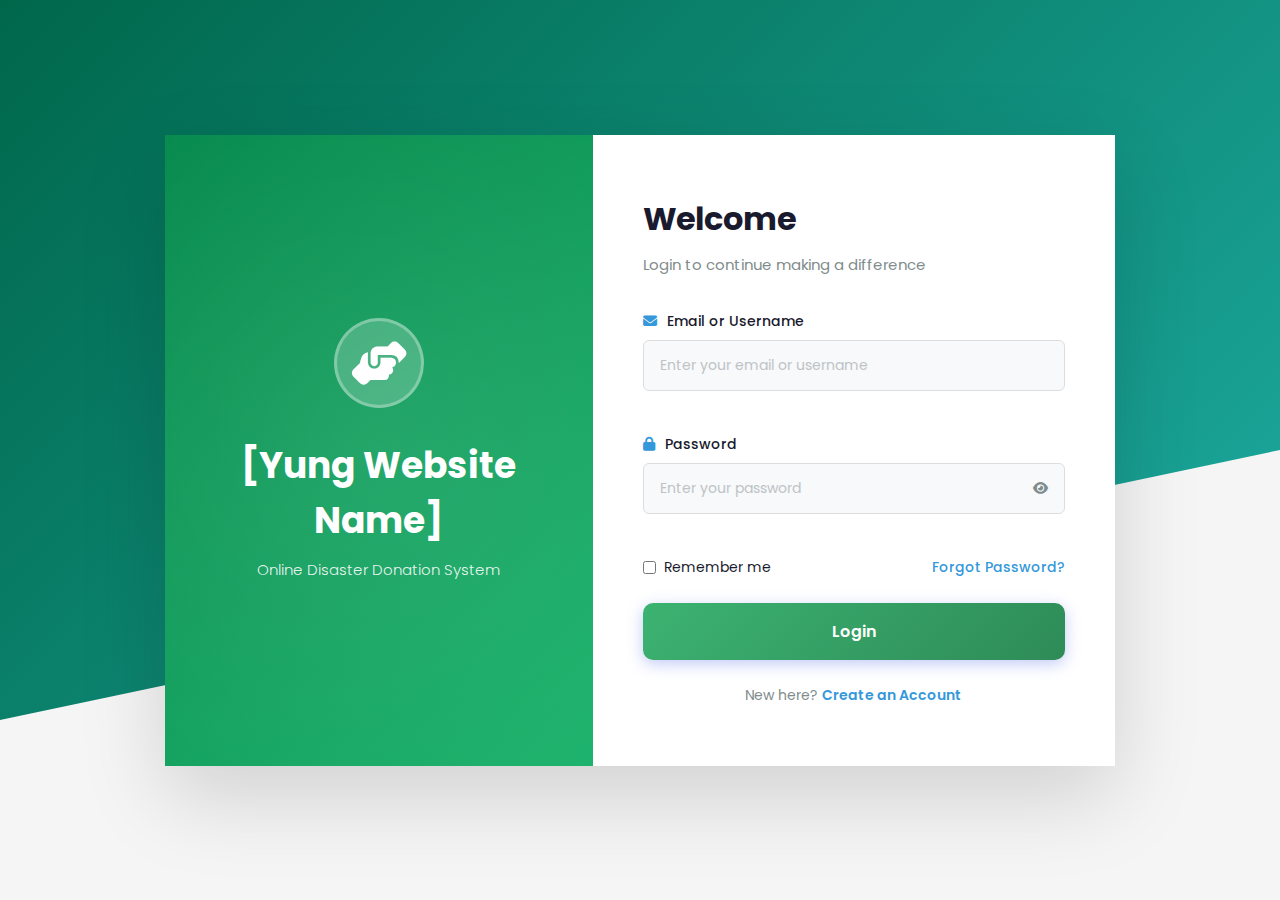
<file: index.html>
<!DOCTYPE html>
<html lang="en">
<head>
    <meta charset="UTF-8">
    <meta name="viewport" content="width=device-width, initial-scale=1.0">
    <title>[Your Website Name] - Online Disaster Donation System</title>
    <link rel="stylesheet" href="css/style.css">
    <link rel="stylesheet" href="https://cdnjs.cloudflare.com/ajax/libs/font-awesome/6.4.0/css/all.min.css">
    <link rel="preconnect" href="https://fonts.googleapis.com">
    <link rel="preconnect" href="https://fonts.gstatic.com" crossorigin>
    <link href="https://fonts.googleapis.com/css2?family=Poppins:wght@300;400;500;600;700&display=swap" rel="stylesheet">
</head>
<body>
    <div class="container">
        <div class="background-overlay"></div>
        
        <div class="form-container" id="loginContainer">
            <div class="logo-section">
                <div class="logo-icon">
                    <i class="fas fa-hands-helping"></i>
                </div>
                <h1 class="system-name">[Yung Website Name]</h1>
                <p class="system-tagline">Online Disaster Donation System</p>
            </div>

            <form class="auth-form" id="loginForm">
                <h2 class="form-title">Welcome</h2>
                <p class="form-subtitle">Login to continue making a difference</p>

                <div class="form-group">
                    <label for="loginEmail">
                        <i class="fas fa-envelope"></i>
                        Email or Username
                    </label>
                    <input 
                        type="text" 
                        id="loginEmail" 
                        name="email" 
                        placeholder="Enter your email or username"
                        required
                    >
                    <span class="error-message" id="loginEmailError"></span>
                </div>

                <div class="form-group">
                    <label for="loginPassword">
                        <i class="fas fa-lock"></i>
                        Password
                    </label>
                    <div class="password-input-wrapper">
                        <input 
                            type="password" 
                            id="loginPassword" 
                            name="password" 
                            placeholder="Enter your password"
                            required
                        >
                        <button type="button" class="toggle-password" onclick="togglePassword('loginPassword')">
                            <i class="fas fa-eye"></i>
                        </button>
                    </div>
                    <span class="error-message" id="loginPasswordError"></span>
                </div>

                <div class="form-options">
                    <label class="remember-me">
                        <input type="checkbox" id="rememberMe">
                        <span>Remember me</span>
                    </label>
                    <a href="#" class="forgot-password">Forgot Password?</a>
                </div>

                <button type="submit" class="btn btn-primary">
                    <span class="btn-text">Login</span>
                    <span class="btn-loader"><i class="fas fa-spinner fa-spin"></i></span>
                </button>

                <div class="form-footer">
                    <p>New here? <a href="#" class="switch-form" onclick="showSignup(event)">Create an Account</a></p>
                </div>
            </form>
        </div>

        <div class="form-container hidden" id="signupContainer">
            <div class="logo-section">
                <div class="logo-icon">
                    <i class="fas fa-hands-helping"></i>
                </div>
                <h1 class="system-name">[Your Website Name]</h1>
                <p class="system-tagline">Online Disaster Donation System</p>
            </div>

            <form class="auth-form" id="signupForm">
                <h2 class="form-title">Join Our Community</h2>
                <p class="form-subtitle">Start helping those in need today</p>

                <div class="form-group">
                    <label for="fullName">
                        <i class="fas fa-user"></i>
                        Full Name
                    </label>
                    <input 
                        type="text" 
                        id="fullName" 
                        name="fullName" 
                        placeholder="Enter your full name"
                        required
                    >
                    <span class="error-message" id="fullNameError"></span>
                </div>

                <div class="form-group">
                    <label for="signupEmail">
                        <i class="fas fa-envelope"></i>
                        Email Address
                    </label>
                    <input 
                        type="email" 
                        id="signupEmail" 
                        name="email" 
                        placeholder="Enter your email address"
                        required
                    >
                    <span class="error-message" id="signupEmailError"></span>
                </div>

                <div class="form-row">
                    <div class="form-group">
                        <label for="signupPassword">
                            <i class="fas fa-lock"></i>
                            Password
                        </label>
                        <div class="password-input-wrapper">
                            <input 
                                type="password" 
                                id="signupPassword" 
                                name="password" 
                                placeholder="Create a password"
                                required
                            >
                            <button type="button" class="toggle-password" onclick="togglePassword('signupPassword')">
                                <i class="fas fa-eye"></i>
                            </button>
                        </div>
                        <span class="error-message" id="signupPasswordError"></span>
                    </div>

                    <div class="form-group">
                        <label for="confirmPassword">
                            <i class="fas fa-lock"></i>
                            Confirm Password
                        </label>
                        <div class="password-input-wrapper">
                            <input 
                                type="password" 
                                id="confirmPassword" 
                                name="confirmPassword" 
                                placeholder="Confirm your password"
                                required
                            >
                            <button type="button" class="toggle-password" onclick="togglePassword('confirmPassword')">
                                <i class="fas fa-eye"></i>
                            </button>
                        </div>
                        <span class="error-message" id="confirmPasswordError"></span>
                    </div>
                </div>

                <div class="form-group">
                    <label for="donorType">
                        <i class="fas fa-users"></i>
                        Donor Type
                    </label>
                    <select id="donorType" name="donorType" required>
                        <option value="">Select donor type</option>
                        <option value="individual">Individual</option>
                        <option value="organization">Organization</option>
                    </select>
                    <span class="error-message" id="donorTypeError"></span>
                </div>

                <div class="form-group checkbox-group">
                    <label class="checkbox-label">
                        <input type="checkbox" id="termsConditions" required>
                        <span>I agree to the <a href="#" class="terms-link">Terms and Conditions</a></span>
                    </label>
                    <span class="error-message" id="termsError"></span>
                </div>

                <button type="submit" class="btn btn-primary">
                    <span class="btn-text">Sign Up</span>
                    <span class="btn-loader"><i class="fas fa-spinner fa-spin"></i></span>
                </button>

                <div class="form-footer">
                    <p>Already have an account? <a href="#" class="switch-form" onclick="showLogin(event)">Back to Login</a></p>
                </div>
            </form>
        </div>
    </div>

    <div class="success-modal hidden" id="successModal">
        <div class="modal-content">
            <div class="modal-icon">
                <i class="fas fa-check-circle"></i>
            </div>
            <h3 class="modal-title" id="modalTitle">Success!</h3>
            <p class="modal-message" id="modalMessage">Your action was completed successfully.</p>
            <button class="btn btn-secondary" onclick="closeModal()">Continue</button>
        </div>
    </div>


<script src="js/script.js"></script>
</body>
</html>
</file>
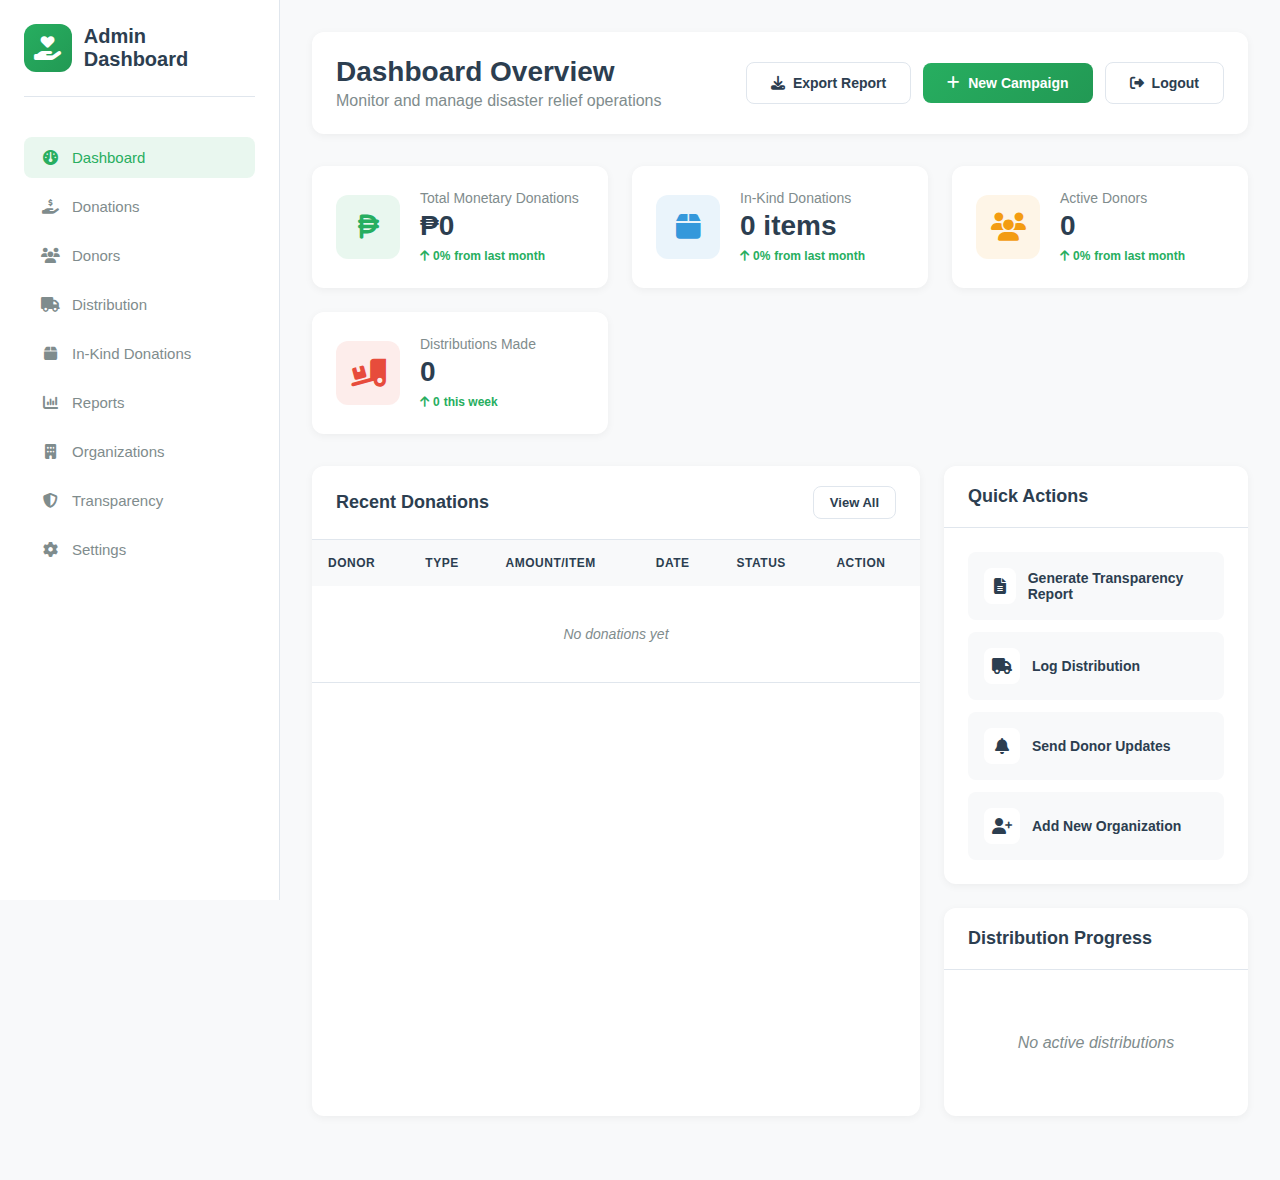
<file: admin.html>
<!DOCTYPE html>
<html lang="en">
<head>
  <meta charset="UTF-8">
  <meta name="viewport" content="width=device-width, initial-scale=1.0">
  <title>Admin Dashboard | Disaster Relief System</title>
  <link rel="stylesheet" href="css/admin.css">
  <link rel="stylesheet" href="https://cdnjs.cloudflare.com/ajax/libs/font-awesome/6.4.0/css/all.min.css">
</head>
<body>

  
  <aside class="sidebar">
    <div class="brand">
      <div class="brand-icon">
        <i class="fa-solid fa-hand-holding-heart"></i>
      </div>
      <h2 class="brand-name">Admin Dashboard</h2>
    </div>

    <nav class="side-nav">
      <ul>
        <li><a href="#" class="nav-link active" data-page="dashboard"><i class="fa-solid fa-gauge"></i> Dashboard</a></li>
        <li><a href="#" class="nav-link" data-page="donations"><i class="fa-solid fa-hand-holding-dollar"></i> Donations</a></li>
        <li><a href="#" class="nav-link" data-page="donors"><i class="fa-solid fa-users"></i> Donors</a></li>
        <li><a href="#" class="nav-link" data-page="distribution"><i class="fa-solid fa-truck"></i> Distribution</a></li>
        <li><a href="#" class="nav-link" data-page="inkind"><i class="fa-solid fa-box"></i> In-Kind Donations</a></li>
        <li><a href="#" class="nav-link" data-page="reports"><i class="fa-solid fa-chart-column"></i> Reports</a></li>
        <li><a href="#" class="nav-link" data-page="organizations"><i class="fa-solid fa-building"></i> Organizations</a></li>
        <li><a href="#" class="nav-link" data-page="transparency"><i class="fa-solid fa-shield-halved"></i> Transparency</a></li>
        <li><a href="#" class="nav-link" data-page="settings"><i class="fa-solid fa-gear"></i> Settings</a></li>
      </ul>
    </nav>
  </aside>

  <!-- Main Content -->
  <main>
    <header>
      <div>
        <h1>Dashboard Overview</h1>
        <p class="header-subtitle">Monitor and manage disaster relief operations</p>
      </div>
      <div class="header-actions">
        <button class="btn btn-outline" id="exportBtn">
          <i class="fa-solid fa-download"></i> Export Report
        </button>
        <button class="btn btn-primary" id="newCampaignBtn">
          <i class="fa-solid fa-plus"></i> New Campaign
        </button>
        <button class="btn btn-outline" id="logoutBtn">
          <i class="fa-solid fa-right-from-bracket"></i> Logout
        </button>
      </div>
    </header>

    
    <section class="stats-grid">
      <div class="stat-card">
        <div class="stat-icon green">
          <i class="fa-solid fa-peso-sign"></i>
        </div>
        <div class="stat-content">
          <div class="stat-label">Total Monetary Donations</div>
          <div class="stat-value" id="totalMonetary">₱0</div>
          <div class="stat-change positive">
            <i class="fa-solid fa-arrow-up"></i> <span id="monetaryChange">0%</span> from last month
          </div>
        </div>
      </div>

      <div class="stat-card">
        <div class="stat-icon blue">
          <i class="fa-solid fa-box"></i>
        </div>
        <div class="stat-content">
          <div class="stat-label">In-Kind Donations</div>
          <div class="stat-value" id="totalInKind">0 items</div>
          <div class="stat-change positive">
            <i class="fa-solid fa-arrow-up"></i> <span id="inKindChange">0%</span> from last month
          </div>
        </div>
      </div>

      <div class="stat-card">
        <div class="stat-icon yellow">
          <i class="fa-solid fa-users"></i>
        </div>
        <div class="stat-content">
          <div class="stat-label">Active Donors</div>
          <div class="stat-value" id="totalDonors">0</div>
          <div class="stat-change positive">
            <i class="fa-solid fa-arrow-up"></i> <span id="donorsChange">0%</span> from last month
          </div>
        </div>
      </div>

      <div class="stat-card">
        <div class="stat-icon red">
          <i class="fa-solid fa-truck-ramp-box"></i>
        </div>
        <div class="stat-content">
          <div class="stat-label">Distributions Made</div>
          <div class="stat-value" id="totalDistributions">0</div>
          <div class="stat-change positive">
            <i class="fa-solid fa-arrow-up"></i> <span id="distributionsChange">0</span> this week
          </div>
        </div>
      </div>
    </section>

    
    <div class="content-grid">
     
      <div class="card">
        <div class="card-header">
          <h3 class="card-title">Recent Donations</h3>
          <button class="btn btn-outline btn-small" id="viewAllDonationsBtn">View All</button>
        </div>
        <div class="table-wrapper">
          <table id="donationsTable">
            <thead>
              <tr>
                <th>Donor</th>
                <th>Type</th>
                <th>Amount/Item</th>
                <th>Date</th>
                <th>Status</th>
                <th>Action</th>
              </tr>
            </thead>
            <tbody id="donationsTableBody">
              <tr>
                <td colspan="6" class="empty-state">No donations yet</td>
              </tr>
            </tbody>
          </table>
        </div>
      </div>

     
      <div class="sidebar-content">
       
        <div class="card">
          <div class="card-header">
            <h3 class="card-title">Quick Actions</h3>
          </div>
          <div class="card-body">
            <div class="quick-actions">
              <button class="action-btn" id="generateReportBtn">
                <i class="fa-solid fa-file-lines"></i>
                <span>Generate Transparency Report</span>
              </button>
              <button class="action-btn" id="logDistributionBtn">
                <i class="fa-solid fa-truck"></i>
                <span>Log Distribution</span>
              </button>
              <button class="action-btn" id="sendUpdatesBtn">
                <i class="fa-solid fa-bell"></i>
                <span>Send Donor Updates</span>
              </button>
              <button class="action-btn" id="addOrganizationBtn">
                <i class="fa-solid fa-user-plus"></i>
                <span>Add New Organization</span>
              </button>
            </div>
          </div>
        </div>

       
        <div class="card">
          <div class="card-header">
            <h3 class="card-title">Distribution Progress</h3>
          </div>
          <div class="card-body" id="distributionProgress">
            <div class="empty-state">No active distributions</div>
          </div>
        </div>
      </div>
    </div>

  </main>

  
</body>
</html>
</file>
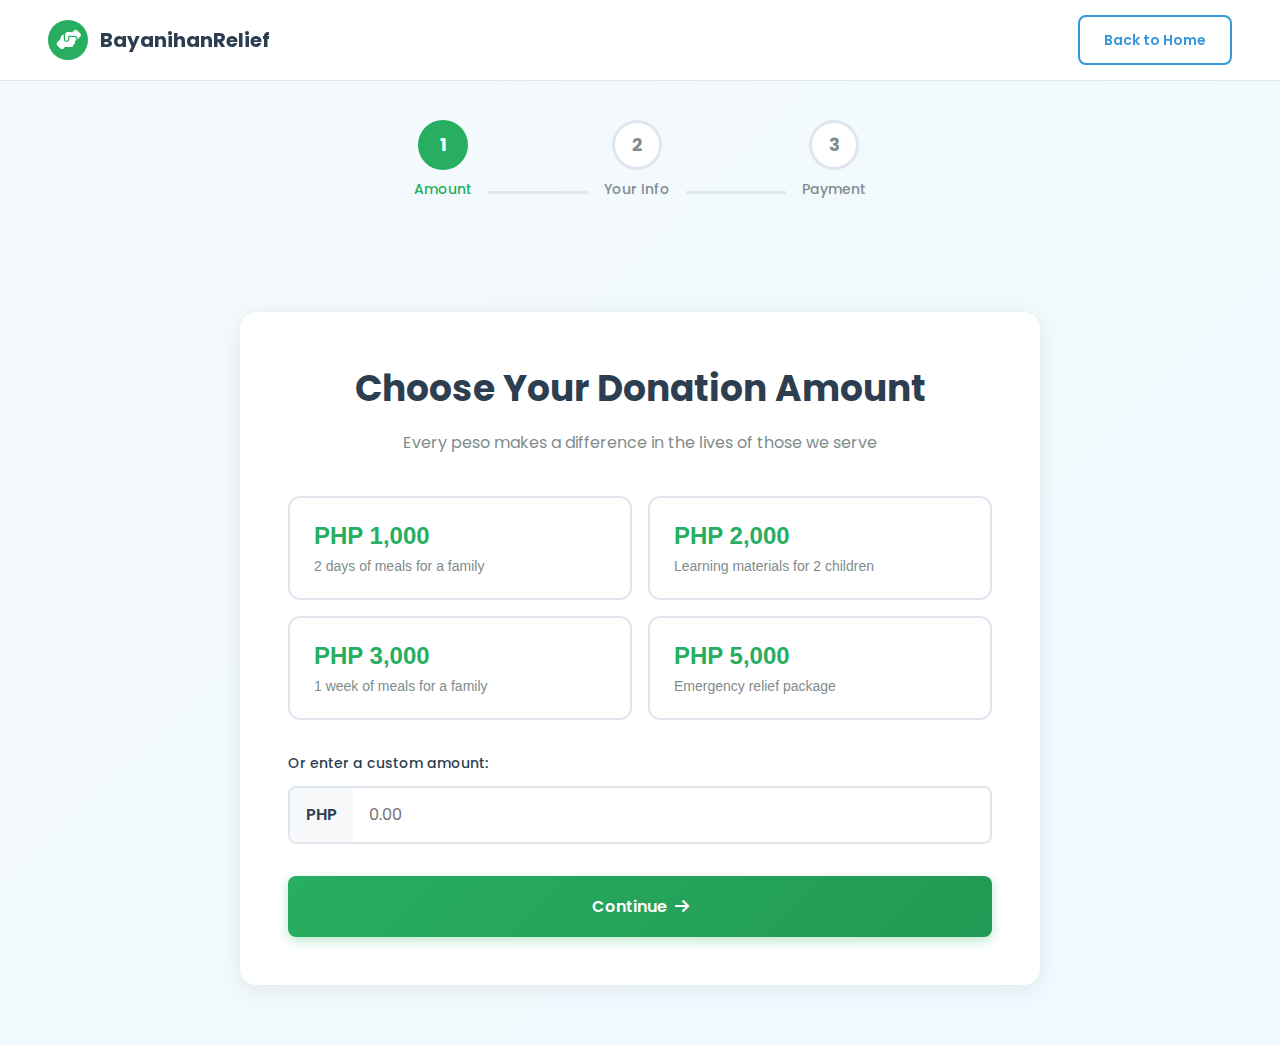
<file: donation-page.html>
<!DOCTYPE html>
<html lang="en">
<head>
    <meta charset="UTF-8">
    <meta name="viewport" content="width=device-width, initial-scale=1.0">
    <title>Make a Donation - BayanihanRelief</title>
    <link rel="stylesheet" href="assets/css/style.css">
    <link rel="stylesheet" href="assets/css/donate-style.css">
    <link rel="stylesheet" href="https://cdnjs.cloudflare.com/ajax/libs/font-awesome/6.4.0/css/all.min.css">
    <link rel="preconnect" href="https://fonts.googleapis.com">
    <link rel="preconnect" href="https://fonts.gstatic.com" crossorigin>
    <link href="https://fonts.googleapis.com/css2?family=Poppins:wght@300;400;500;600;700&display=swap" rel="stylesheet">
</head>
<body>
    <!-- Navigation -->
    <nav class="navbar" id="navbar">
        <div class="nav-container">
            <div class="nav-brand">
                <div class="brand-icon">
                    <i class="fas fa-hands-helping"></i>
                </div>
                <span class="brand-name">BayanihanRelief</span>
            </div>
            
            <div class="nav-actions">
                <a href="landing.html" class="btn btn-outline">Back to Home</a>
            </div>
        </div>
    </nav>

    <!-- Donation Page Content -->
    <div class="donate-page">
        <div class="donate-container">
            <!-- Progress Steps -->
            <div class="progress-steps">
                <div class="step active">
                    <div class="step-circle">1</div>
                    <div class="step-label">Amount</div>
                </div>
                <div class="step-line"></div>
                <div class="step" id="step2">
                    <div class="step-circle">2</div>
                    <div class="step-label">Your Info</div>
                </div>
                <div class="step-line"></div>
                <div class="step" id="step3">
                    <div class="step-circle">3</div>
                    <div class="step-label">Payment</div>
                </div>
            </div>

            <!-- Step 1: Choose Amount -->
            <div class="donate-step" id="stepAmount">
                <div class="step-content">
                    <h1 class="donate-title">Choose Your Donation Amount</h1>
                    <p class="donate-subtitle">Every peso makes a difference in the lives of those we serve</p>

                    <div class="amount-options">
                        <button class="amount-btn" data-amount="1000">
                            <span class="amount-value">PHP 1,000</span>
                            <span class="amount-desc">2 days of meals for a family</span>
                        </button>
                        <button class="amount-btn" data-amount="2000">
                            <span class="amount-value">PHP 2,000</span>
                            <span class="amount-desc">Learning materials for 2 children</span>
                        </button>
                        <button class="amount-btn" data-amount="3000">
                            <span class="amount-value">PHP 3,000</span>
                            <span class="amount-desc">1 week of meals for a family</span>
                        </button>
                        <button class="amount-btn" data-amount="5000">
                            <span class="amount-value">PHP 5,000</span>
                            <span class="amount-desc">Emergency relief package</span>
                        </button>
                    </div>

                    <div class="custom-amount">
                        <label for="customAmount">Or enter a custom amount:</label>
                        <div class="input-group">
                            <span class="input-prefix">PHP</span>
                            <input type="number" id="customAmount" placeholder="0.00" min="100">
                        </div>
                    </div>

                    <button class="btn btn-primary btn-large btn-full" onclick="goToStep(2)">
                        Continue
                        <i class="fas fa-arrow-right"></i>
                    </button>
                </div>
            </div>

            <!-- Step 2: Donor Information -->
            <div class="donate-step hidden" id="stepInfo">
                <div class="step-content">
                    <h1 class="donate-title">Your Information</h1>
                    <p class="donate-subtitle">Help us send you a thank you and donation receipt</p>

                    <div class="donation-summary">
                        <div class="summary-label">Your donation:</div>
                        <div class="summary-amount" id="selectedAmount">PHP 0.00</div>
                    </div>

                    <form class="donor-form">
                        <div class="form-row">
                            <div class="form-group">
                                <label for="firstName">First Name *</label>
                                <input type="text" id="firstName" required>
                            </div>
                            <div class="form-group">
                                <label for="lastName">Last Name *</label>
                                <input type="text" id="lastName" required>
                            </div>
                        </div>

                        <div class="form-group">
                            <label for="email">Email Address *</label>
                            <input type="email" id="email" required>
                        </div>

                        <div class="form-group">
                            <label for="phone">Phone Number (Optional)</label>
                            <input type="tel" id="phone">
                        </div>

                        <div class="form-group">
                            <label for="message">Message (Optional)</label>
                            <textarea id="message" rows="4" placeholder="Share why you're supporting us..."></textarea>
                        </div>

                        <div class="form-checkbox">
                            <input type="checkbox" id="anonymous">
                            <label for="anonymous">Make my donation anonymous</label>
                        </div>

                        <div class="button-group">
                            <button type="button" class="btn btn-outline btn-large" onclick="goToStep(1)">
                                <i class="fas fa-arrow-left"></i>
                                Back
                            </button>
                            <button type="button" class="btn btn-primary btn-large" onclick="goToStep(3)">
                                Continue to Payment
                                <i class="fas fa-arrow-right"></i>
                            </button>
                        </div>
                    </form>
                </div>
            </div>

            <!-- Step 3: Payment Method -->
            <div class="donate-step hidden" id="stepPayment">
                <div class="step-content">
                    <h1 class="donate-title">Complete Your Donation</h1>
                    <p class="donate-subtitle">Choose your preferred payment method</p>

                    <div class="donation-summary large">
                        <div class="summary-row">
                            <span>Donation Amount:</span>
                            <span class="summary-amount" id="finalAmount">PHP 0.00</span>
                        </div>
                        <div class="summary-donor" id="donorName"></div>
                    </div>

                    <div class="payment-methods">
                        <h2 class="payment-heading">Select Payment Method</h2>
                        
                        <div class="payment-options">
                            <!-- GCash -->
                            <div class="payment-option">
                                <input type="radio" id="gcash" name="payment" value="gcash">
                                <label for="gcash" class="payment-label">
                                    <div class="payment-icon">
                                        <i class="fas fa-mobile-alt"></i>
                                    </div>
                                    <div class="payment-info">
                                        <div class="payment-name">GCash</div>
                                        <div class="payment-desc">Pay using GCash QR Code</div>
                                    </div>
                                    <i class="fas fa-chevron-right payment-arrow"></i>
                                </label>
                            </div>

                            <!-- Maya -->
                            <div class="payment-option">
                                <input type="radio" id="maya" name="payment" value="maya">
                                <label for="maya" class="payment-label">
                                    <div class="payment-icon">
                                        <i class="fas fa-wallet"></i>
                                    </div>
                                    <div class="payment-info">
                                        <div class="payment-name">Maya</div>
                                        <div class="payment-desc">Pay using Maya QR Code</div>
                                    </div>
                                    <i class="fas fa-chevron-right payment-arrow"></i>
                                </label>
                            </div>
                        </div>

                        <!-- QR Code Display (Shows when payment method is selected) -->
                        <div class="qr-section hidden" id="qrSection">
                            <div class="qr-container">
                                <h3 class="qr-title">Scan to Pay</h3>
                                <div class="qr-code">
                                    <i class="fas fa-qrcode"></i>
                                    <p>QR Code Coming Soon</p>
                                </div>
                                <p class="qr-instructions">
                                    1. Open your <span id="paymentApp">GCash</span> app<br>
                                    2. Scan this QR code<br>
                                    3. Enter the amount: <strong id="qrAmount">PHP 0.00</strong><br>
                                    4. Complete the payment<br>
                                    5. Take a screenshot of the confirmation
                                </p>
                            </div>

                            <div class="receipt-upload">
                                <h3 class="upload-title">Upload Payment Proof</h3>
                                <p class="upload-desc">Please upload a screenshot of your payment confirmation</p>
                                <div class="upload-area" id="uploadArea">
                                    <i class="fas fa-cloud-upload-alt"></i>
                                    <p>Click to upload or drag and drop</p>
                                    <span class="upload-hint">PNG, JPG up to 5MB</span>
                                    <input type="file" id="receiptFile" accept="image/*" hidden>
                                </div>
                                <div class="uploaded-file hidden" id="uploadedFile">
                                    <i class="fas fa-check-circle"></i>
                                    <span id="fileName">receipt.jpg</span>
                                </div>
                            </div>

                            <button class="btn btn-primary btn-large btn-full" onclick="completeDonation()">
                                Submit Donation
                                <i class="fas fa-heart"></i>
                            </button>
                        </div>

                        <div class="button-group">
                            <button type="button" class="btn btn-outline btn-large" onclick="goToStep(2)">
                                <i class="fas fa-arrow-left"></i>
                                Back
                            </button>
                        </div>
                    </div>

                    <div class="trust-badges">
                        <div class="trust-badge">
                            <i class="fas fa-lock"></i>
                            <span>Secure Transaction</span>
                        </div>
                        <div class="trust-badge">
                            <i class="fas fa-shield-alt"></i>
                            <span>100% Verified</span>
                        </div>
                        <div class="trust-badge">
                            <i class="fas fa-heart"></i>
                            <span>Direct Impact</span>
                        </div>
                    </div>
                </div>
            </div>
        </div>
    </div>

    <!-- Success Modal -->
    <div class="modal hidden" id="successModal">
        <div class="modal-content">
            <div class="success-icon">
                <i class="fas fa-check-circle"></i>
            </div>
            <h2 class="success-title">Thank You!</h2>
            <p class="success-message">
                Your donation has been received. We'll review your payment and send you a confirmation email shortly.
            </p>
            <div class="success-details">
                <p><strong>Donation Amount:</strong> <span id="successAmount">PHP 0.00</span></p>
                <p><strong>Reference:</strong> <span id="referenceNumber">REF-XXXX</span></p>
            </div>
            <a href="landing.html" class="btn btn-primary btn-large">Return to Home</a>
        </div>
    </div>

    <script src="assets/js/donate-script.js"></script>
</body>
</html>
</file>
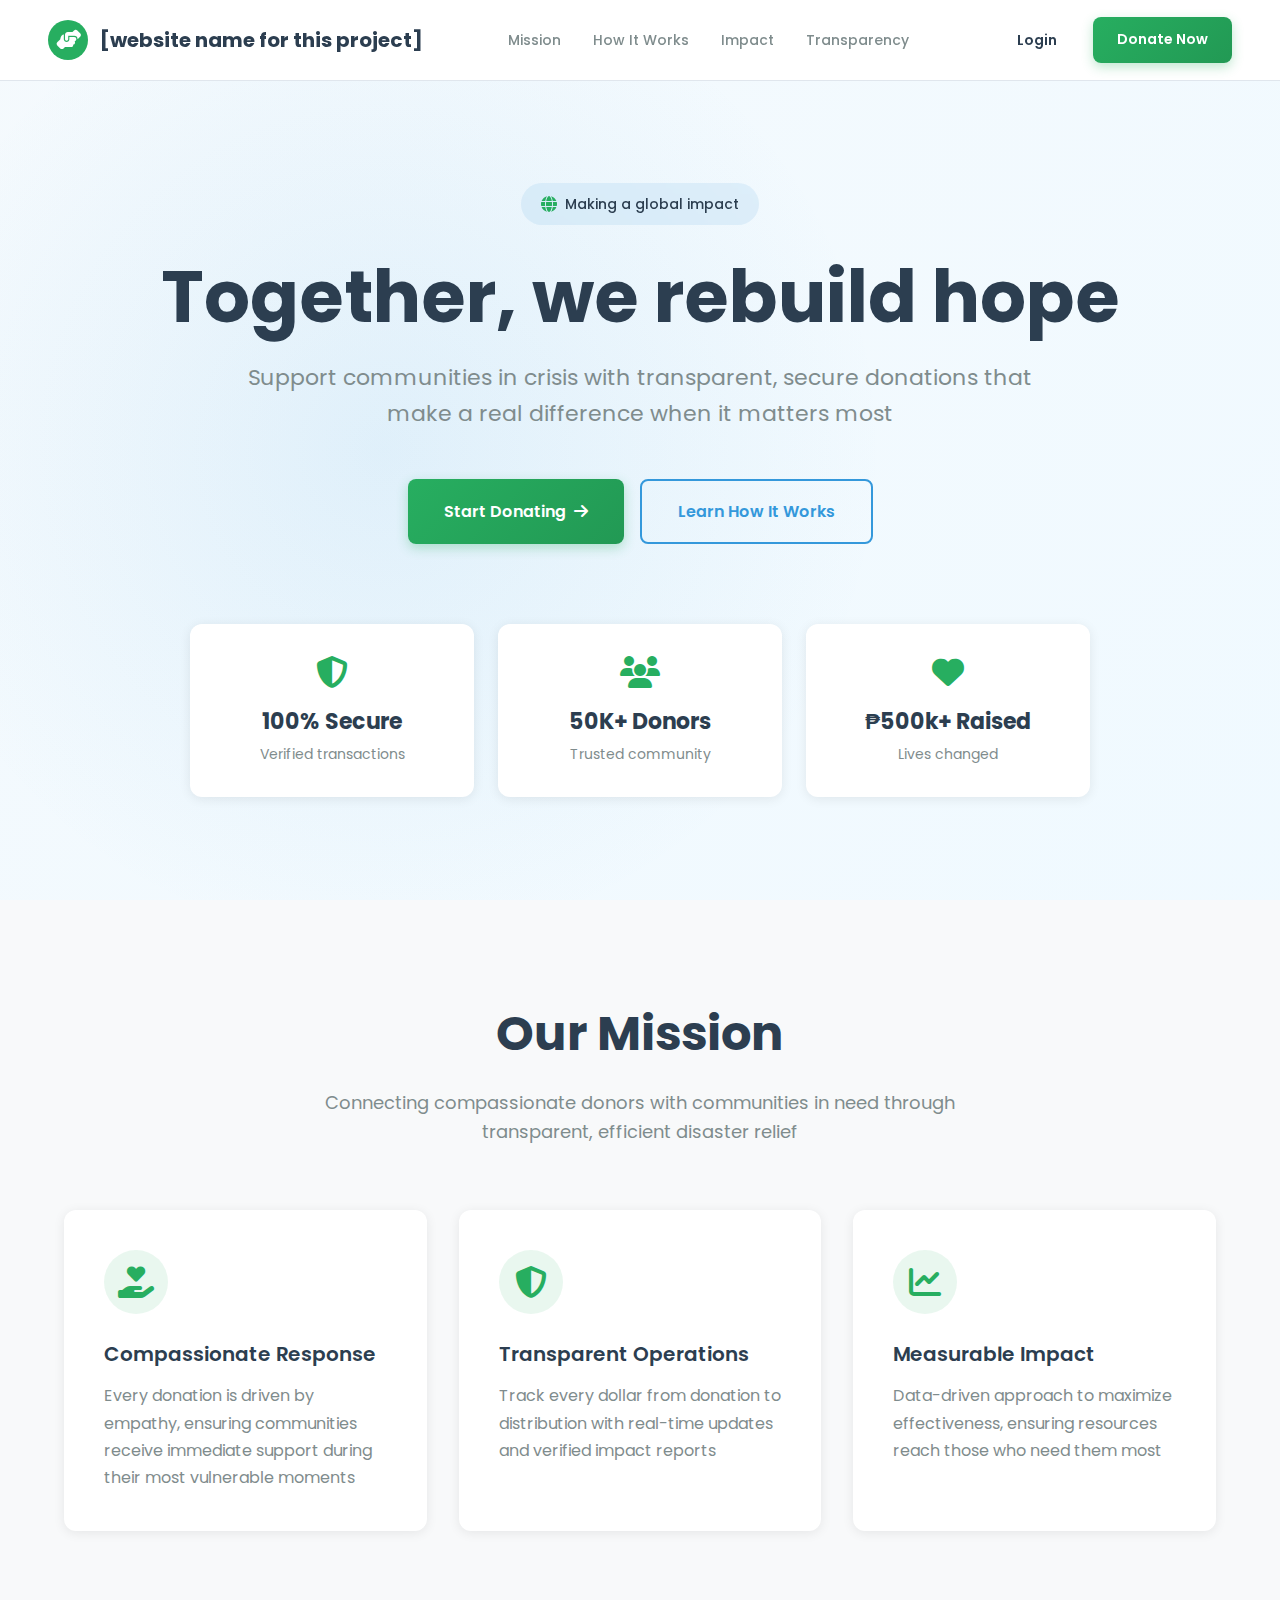
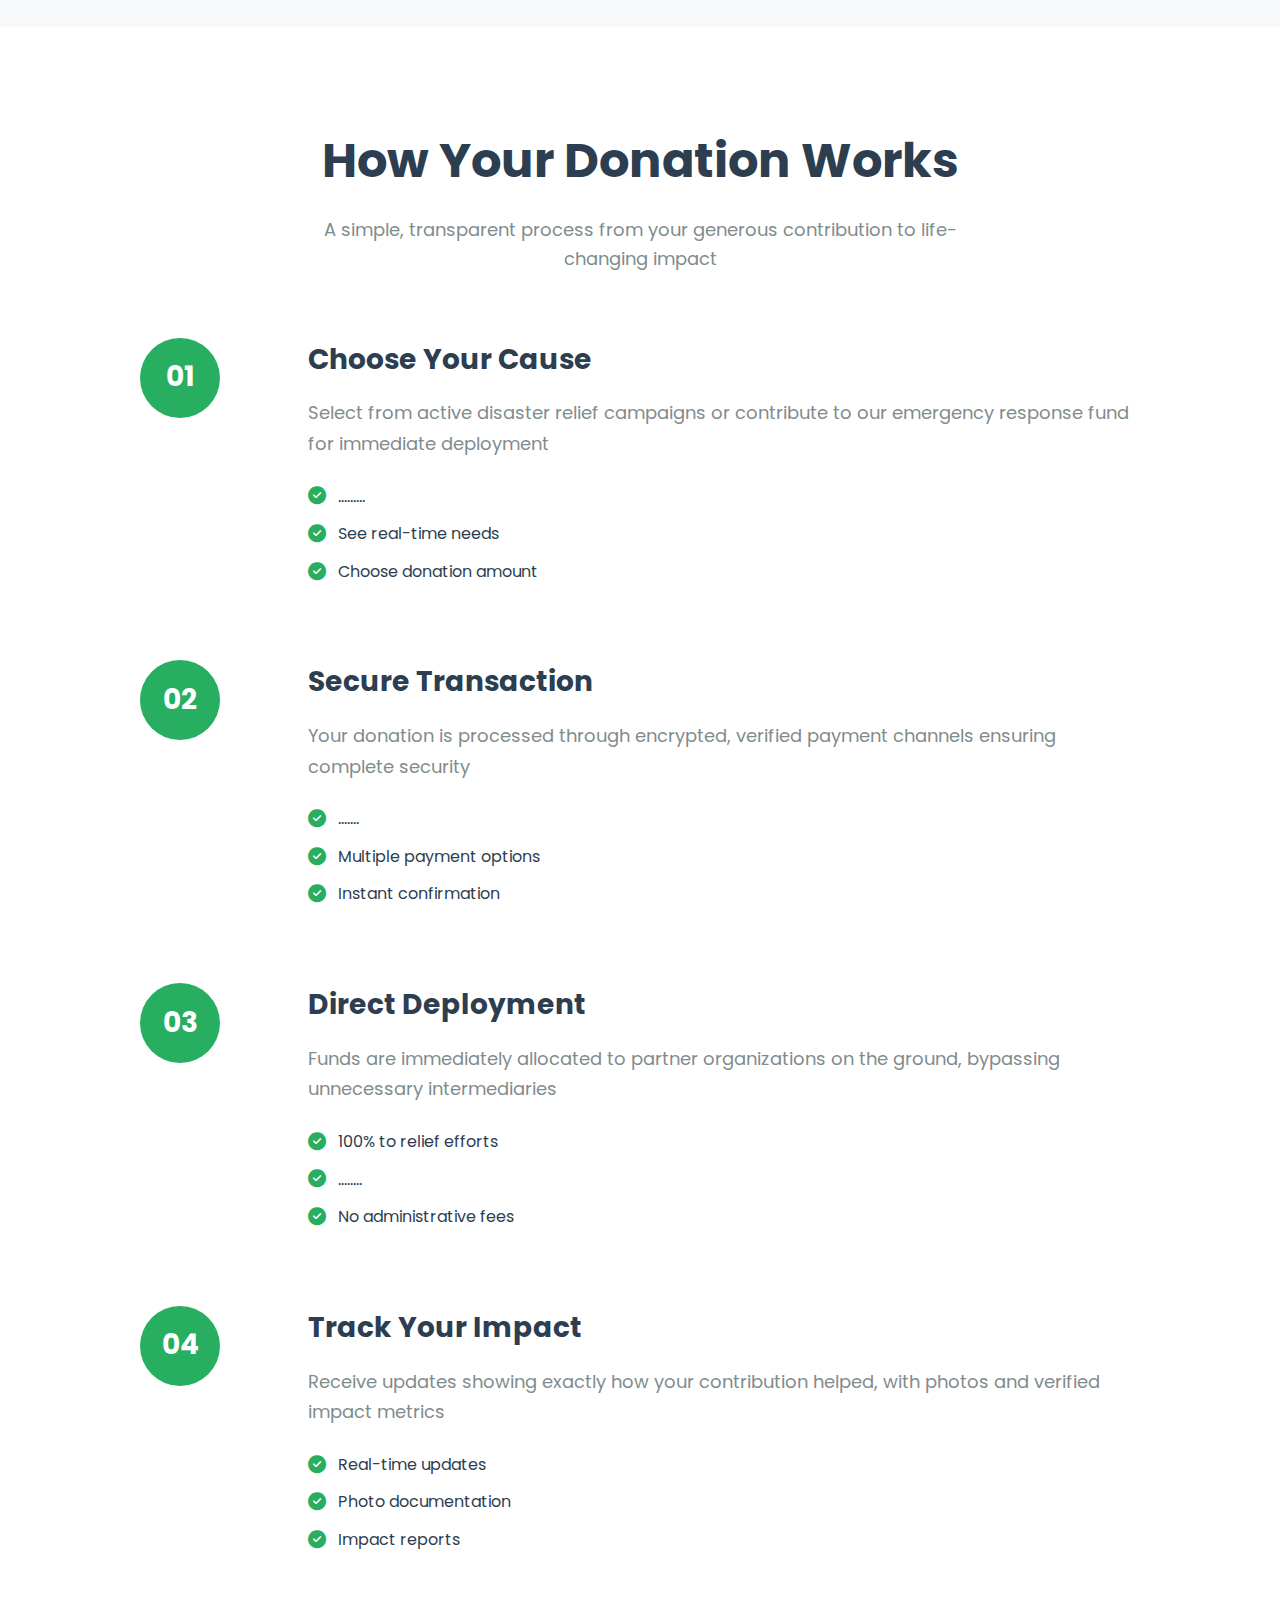
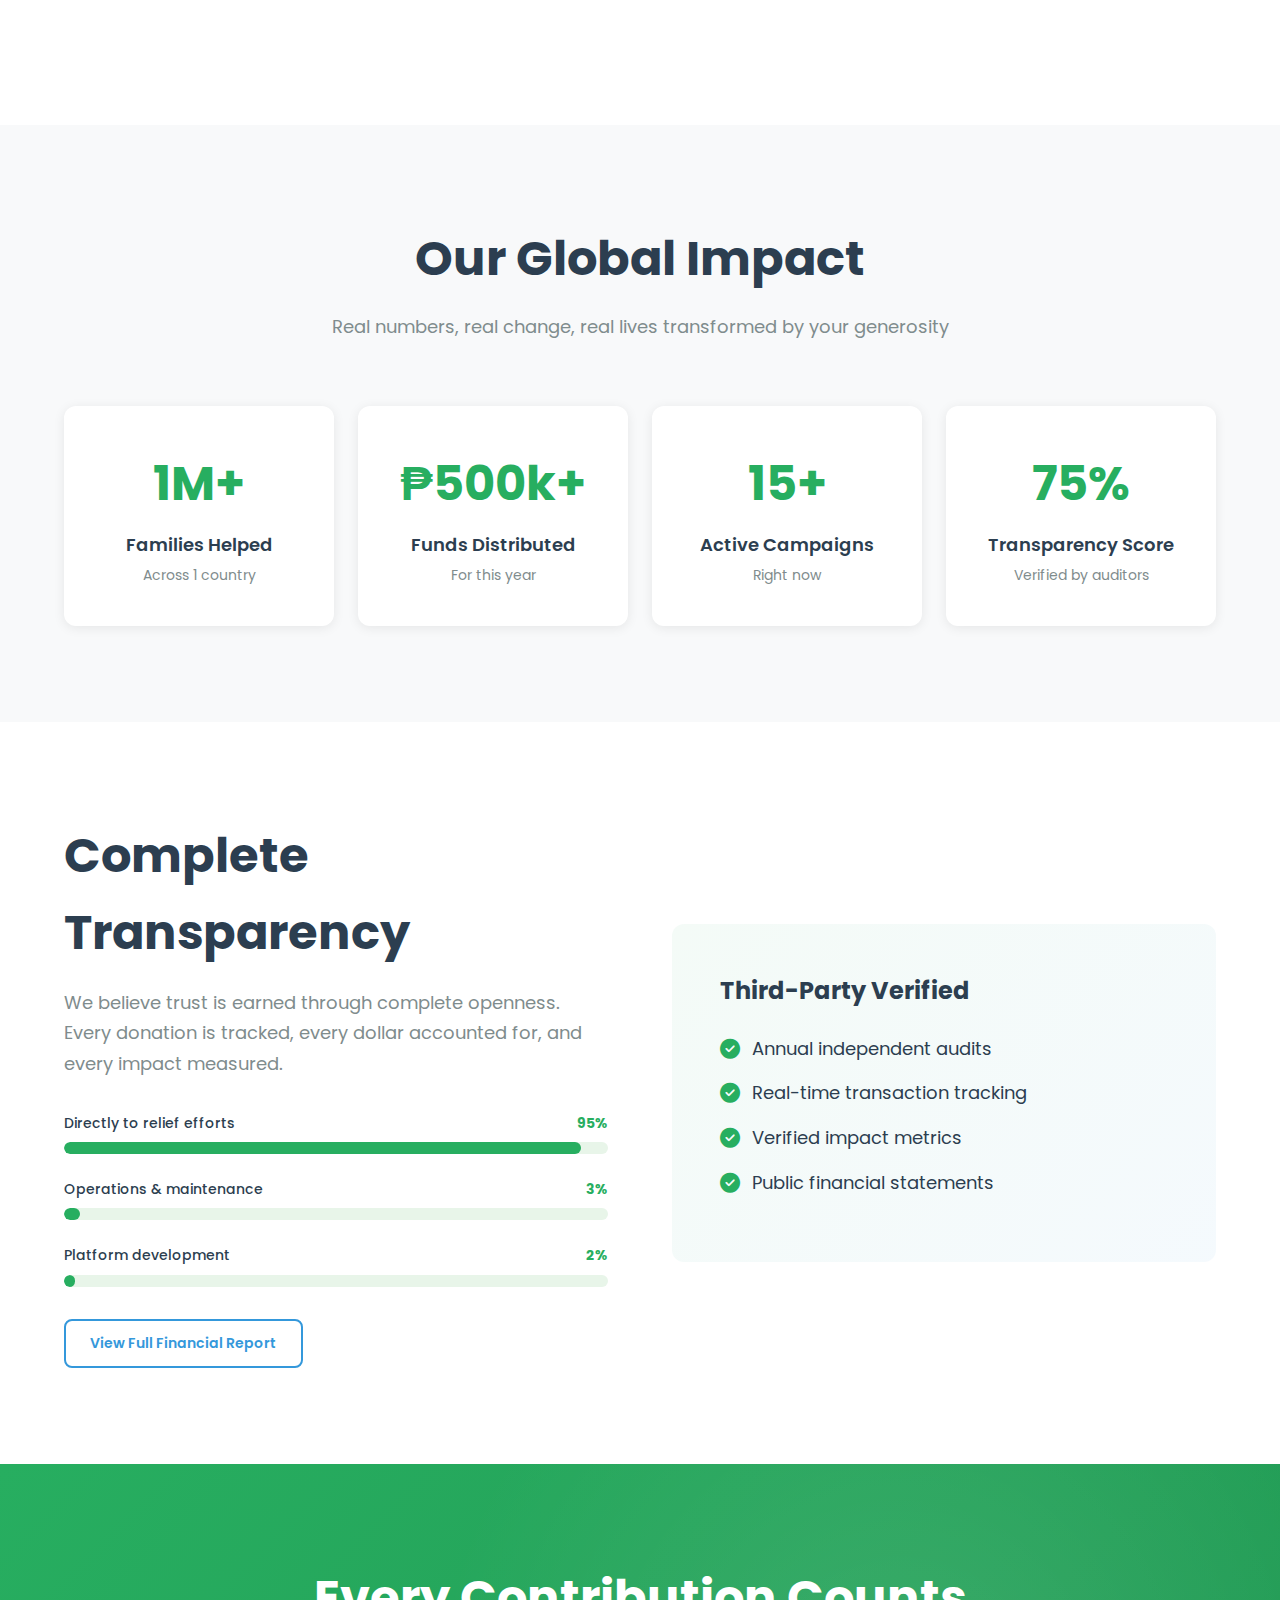
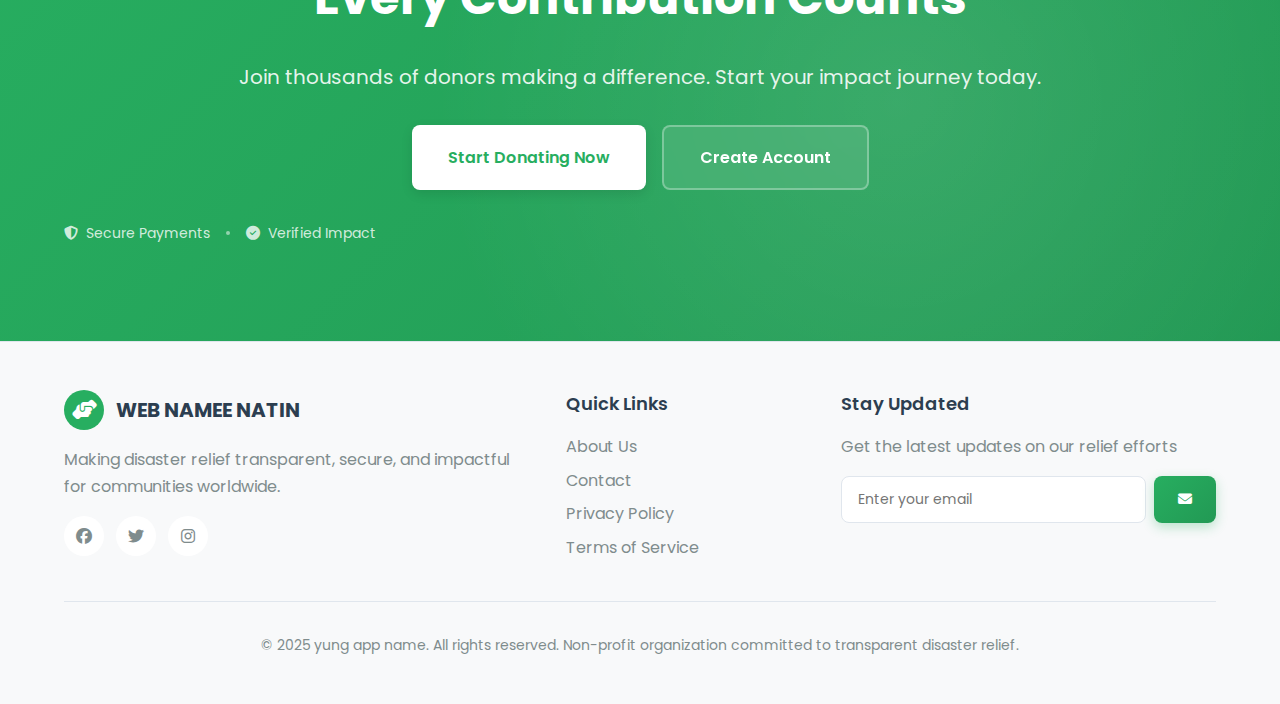
<file: landing.html>
<!DOCTYPE html>
<html lang="en">
<head>
    <meta charset="UTF-8">
    <meta name="viewport" content="width=device-width, initial-scale=1.0">
    <title>Together, we rebuild hope</title>
    <meta name="description" content="Support communities in crisis with transparent, secure donations. Join thousands of donors making a real difference in disaster relief efforts worldwide.">
    
    <link rel="stylesheet" href="css/landing-style.css">
    <link rel="stylesheet" href="https://cdnjs.cloudflare.com/ajax/libs/font-awesome/6.4.0/css/all.min.css">
    <link rel="preconnect" href="https://fonts.googleapis.com">
    <link rel="preconnect" href="https://fonts.gstatic.com" crossorigin>
    <link href="https://fonts.googleapis.com/css2?family=Poppins:wght@300;400;500;600;700&display=swap" rel="stylesheet">
</head>
<body>
    <!-- Navigation -->
    <nav class="navbar" id="navbar">
        <div class="nav-container">
            <div class="nav-brand">
                <div class="brand-icon">
                    <i class="fas fa-hands-helping"></i>
                </div>
                <span class="brand-name">[website name for this project]</span>
            </div>
            
            <div class="nav-menu" id="navMenu">
                <a href="#mission" class="nav-link">Mission</a>
                <a href="#how-it-works" class="nav-link">How It Works</a>
                <a href="#impact" class="nav-link">Impact</a>
                <a href="#transparency" class="nav-link">Transparency</a>
            </div>

            <div class="nav-actions">
                <a href="index.html" class="btn btn-ghost">Login</a>
                <button class="btn btn-primary">Donate Now</button>
            </div>

            <button class="nav-toggle" id="navToggle">
                <i class="fas fa-bars"></i>
            </button>
        </div>
    </nav>

    <!-- Hero Section -->
    <section class="hero-section">
        <div class="hero-overlay"></div>
        <div class="hero-content">
            <div class="hero-badge">
                <i class="fas fa-globe"></i>
                <span>Making a global impact</span>
            </div>
            
            <h1 class="hero-title">Together, we rebuild hope</h1>
            
            <p class="hero-subtitle">
                Support communities in crisis with transparent, secure donations that make a real difference when it matters most
            </p>

            <div class="hero-buttons">
                <button class="btn btn-large btn-primary">
                    Start Donating
                    <i class="fas fa-arrow-right"></i>
                </button>
                <button class="btn btn-large btn-outline" onclick="scrollToSection('how-it-works')">
                    Learn How It Works
                </button>
            </div>

            <div class="hero-stats">
                <div class="stat-card">
                    <i class="fas fa-shield-alt stat-icon"></i>
                    <div class="stat-label">100% Secure</div>
                    <div class="stat-value">Verified transactions</div>
                </div>
                <div class="stat-card">
                    <i class="fas fa-users stat-icon"></i>
                    <div class="stat-label">50K+ Donors</div>
                    <div class="stat-value">Trusted community</div>
                </div>
                <div class="stat-card">
                    <i class="fas fa-heart stat-icon"></i>
                    <div class="stat-label">₱500k+ Raised</div>
                    <div class="stat-value">Lives changed</div>
                </div>
            </div>
        </div>
    </section>

    <!-- Mission Section -->
    <section id="mission" class="mission-section">
        <div class="container">
            <div class="section-header">
                <h2 class="section-title">Our Mission</h2>
                <p class="section-subtitle">Connecting compassionate donors with communities in need through transparent, efficient disaster relief</p>
            </div>

            <div class="mission-grid">
                <div class="mission-card">
                    <div class="mission-icon">
                        <i class="fas fa-hand-holding-heart"></i>
                    </div>
                    <h3 class="mission-title">Compassionate Response</h3>
                    <p class="mission-description">Every donation is driven by empathy, ensuring communities receive immediate support during their most vulnerable moments</p>
                </div>

                <div class="mission-card">
                    <div class="mission-icon">
                        <i class="fas fa-shield-alt"></i>
                    </div>
                    <h3 class="mission-title">Transparent Operations</h3>
                    <p class="mission-description">Track every dollar from donation to distribution with real-time updates and verified impact reports</p>
                </div>

                <div class="mission-card">
                    <div class="mission-icon">
                        <i class="fas fa-chart-line"></i>
                    </div>
                    <h3 class="mission-title">Measurable Impact</h3>
                    <p class="mission-description">Data-driven approach to maximize effectiveness, ensuring resources reach those who need them most</p>
                </div>
            </div>
        </div>
    </section>

    <!-- How It Works Section -->
    <section id="how-it-works" class="how-it-works-section">
        <div class="container">
            <div class="section-header">
                <h2 class="section-title">How Your Donation Works</h2>
                <p class="section-subtitle">A simple, transparent process from your generous contribution to life-changing impact</p>
            </div>

            <div class="steps-container">
                <div class="step">
                    <div class="step-number">01</div>
                    <div class="step-content">
                        <h3 class="step-title">Choose Your Cause</h3>
                        <p class="step-description">Select from active disaster relief campaigns or contribute to our emergency response fund for immediate deployment</p>
                        <ul class="step-features">
                            <li><i class="fas fa-check-circle"></i> .........</li>
                            <li><i class="fas fa-check-circle"></i> See real-time needs</li>
                            <li><i class="fas fa-check-circle"></i> Choose donation amount</li>
                        </ul>
                    </div>
                </div>

                <div class="step step-reverse">
                    <div class="step-number">02</div>
                    <div class="step-content">
                        <h3 class="step-title">Secure Transaction</h3>
                        <p class="step-description">Your donation is processed through encrypted, verified payment channels ensuring complete security</p>
                        <ul class="step-features">
                            <li><i class="fas fa-check-circle"></i>  .......</li>
                            <li><i class="fas fa-check-circle"></i> Multiple payment options</li>
                            <li><i class="fas fa-check-circle"></i> Instant confirmation</li>
                        </ul>
                    </div>
                </div>

                <div class="step">
                    <div class="step-number">03</div>
                    <div class="step-content">
                        <h3 class="step-title">Direct Deployment</h3>
                        <p class="step-description">Funds are immediately allocated to partner organizations on the ground, bypassing unnecessary intermediaries</p>
                        <ul class="step-features">
                            <li><i class="fas fa-check-circle"></i> 100% to relief efforts</li>
                            <li><i class="fas fa-check-circle"></i> ........</li>
                            <li><i class="fas fa-check-circle"></i> No administrative fees</li>
                        </ul>
                    </div>
                </div>

                <div class="step step-reverse">
                    <div class="step-number">04</div>
                    <div class="step-content">
                        <h3 class="step-title">Track Your Impact</h3>
                        <p class="step-description">Receive updates showing exactly how your contribution helped, with photos and verified impact metrics</p>
                        <ul class="step-features">
                            <li><i class="fas fa-check-circle"></i> Real-time updates</li>
                            <li><i class="fas fa-check-circle"></i> Photo documentation</li>
                            <li><i class="fas fa-check-circle"></i> Impact reports</li>
                        </ul>
                    </div>
                </div>
            </div>
        </div>
    </section>

    <!-- Impact Section -->
    <section id="impact" class="impact-section">
        <div class="container">
            <div class="section-header">
                <h2 class="section-title">Our Global Impact</h2>
                <p class="section-subtitle">Real numbers, real change, real lives transformed by your generosity</p>
            </div>

            <div class="impact-grid">
                <div class="impact-stat">
                    <div class="impact-number">1M+</div>
                    <div class="impact-label">Families Helped</div>
                    <div class="impact-detail">Across 1 country</div>
                </div>
                <div class="impact-stat">
                    <div class="impact-number">₱500k+</div>
                    <div class="impact-label">Funds Distributed</div>
                    <div class="impact-detail">For this year</div>
                </div>
                <div class="impact-stat">
                    <div class="impact-number">15+</div>
                    <div class="impact-label">Active Campaigns</div>
                    <div class="impact-detail">Right now</div>
                </div>
                <div class="impact-stat">
                    <div class="impact-number">75%</div>
                    <div class="impact-label">Transparency Score</div>
                    <div class="impact-detail">Verified by auditors</div>
                </div>
            </div>
        </div>
    </section>

    <!-- Transparency Section -->
    <section id="transparency" class="transparency-section">
        <div class="container">
            <div class="transparency-grid">
                <div class="transparency-content">
                    <h2 class="section-title">Complete Transparency</h2>
                    <p class="transparency-text">We believe trust is earned through complete openness. Every donation is tracked, every dollar accounted for, and every impact measured.</p>
                    
                    <div class="breakdown-list">
                        <div class="breakdown-item">
                            <div class="breakdown-header">
                                <span class="breakdown-label">Directly to relief efforts</span>
                                <span class="breakdown-percentage">95%</span>
                            </div>
                            <div class="progress-bar">
                                <div class="progress-fill" style="width: 95%"></div>
                            </div>
                        </div>
                        <div class="breakdown-item">
                            <div class="breakdown-header">
                                <span class="breakdown-label">Operations & maintenance</span>
                                <span class="breakdown-percentage">3%</span>
                            </div>
                            <div class="progress-bar">
                                <div class="progress-fill" style="width: 3%"></div>
                            </div>
                        </div>
                        <div class="breakdown-item">
                            <div class="breakdown-header">
                                <span class="breakdown-label">Platform development</span>
                                <span class="breakdown-percentage">2%</span>
                            </div>
                            <div class="progress-bar">
                                <div class="progress-fill" style="width: 2%"></div>
                            </div>
                        </div>
                    </div>

                    <button class="btn btn-outline">View Full Financial Report</button>
                </div>

                <div class="transparency-highlights">
                    <h3 class="highlights-title">Third-Party Verified</h3>
                    <ul class="highlights-list">
                        <li><i class="fas fa-check-circle"></i> Annual independent audits</li>
                        <li><i class="fas fa-check-circle"></i> Real-time transaction tracking</li>
                        <li><i class="fas fa-check-circle"></i> Verified impact metrics</li>
                        <li><i class="fas fa-check-circle"></i> Public financial statements</li>
                    </ul>
                </div>
            </div>
        </div>
    </section>

    <!-- CTA Section -->
    <section class="cta-section">
        <div class="cta-overlay"></div>
        <div class="container cta-content">
            <h2 class="cta-title">Every Contribution Counts</h2>
            <p class="cta-subtitle">Join thousands of donors making a difference. Start your impact journey today.</p>
            
            <div class="cta-buttons">
                <button class="btn btn-large btn-secondary">Start Donating Now</button>
                <a href="index.html" class="btn btn-large btn-outline-white">Create Account</a>
            </div>

            <div class="cta-trust">
                <div class="trust-item">
                    <i class="fas fa-shield-alt"></i>
                    <span>Secure Payments</span>
                </div>
                <div class="trust-divider"></div>
                <div class="trust-item">
                    <i class="fas fa-check-circle"></i>
                    <span>Verified Impact</span>
                </div>
            </div>
        </div>
    </section>

    <!-- Footer -->
    <footer class="footer">
        <div class="container">
            <div class="footer-grid">
                <div class="footer-col">
                    <div class="footer-brand">
                        <div class="brand-icon">
                            <i class="fas fa-hands-helping"></i>
                        </div>
                        <span class="brand-name">WEB NAMEE NATIN</span>
                    </div>
                    <p class="footer-description">Making disaster relief transparent, secure, and impactful for communities worldwide.</p>
                    <div class="social-links">
                        <a href="#" class="social-link"><i class="fab fa-facebook"></i></a>
                        <a href="#" class="social-link"><i class="fab fa-twitter"></i></a>
                        <a href="#" class="social-link"><i class="fab fa-instagram"></i></a>
                    </div>
                </div>

                <div class="footer-col">
                    <h3 class="footer-heading">Quick Links</h3>
                    <ul class="footer-links">
                        <li><a href="#">About Us</a></li>
                        <li><a href="#">Contact</a></li>
                        <li><a href="#">Privacy Policy</a></li>
                        <li><a href="#">Terms of Service</a></li>
                    </ul>
                </div>

                <div class="footer-col">
                    <h3 class="footer-heading">Stay Updated</h3>
                    <p class="footer-text">Get the latest updates on our relief efforts</p>
                    <div class="newsletter-form">
                        <input type="email" placeholder="Enter your email" class="newsletter-input">
                        <button class="btn btn-primary"><i class="fas fa-envelope"></i></button>
                    </div>
                </div>
            </div>

            <div class="footer-bottom">
                <p>© 2025 yung app name. All rights reserved. Non-profit organization committed to transparent disaster relief.</p>
            </div>
        </div>
    </footer>

    <script src="js/landing-script.js"></script>
</body>
</html>
</file>
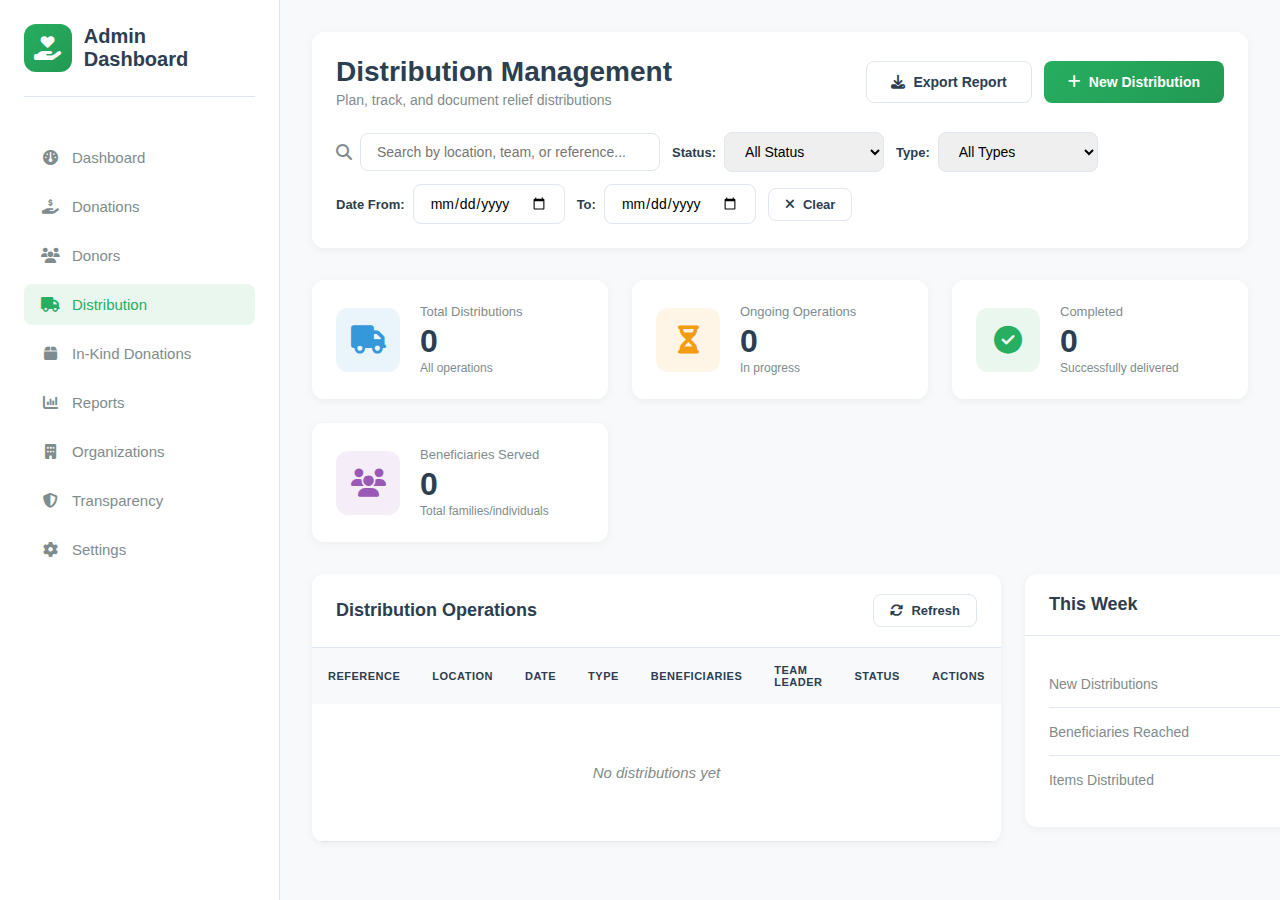
<file: admin-pages/admin-distribution.html>
<!DOCTYPE html>
<html lang="en">
<head>
  <meta charset="UTF-8">
  <meta name="viewport" content="width=device-width, initial-scale=1.0">
  <title>Distribution Management | Admin Dashboard</title>
  <link rel="stylesheet" href="/assets/css/admin/admin-distribution.css">
  <link rel="stylesheet" href="https://cdnjs.cloudflare.com/ajax/libs/font-awesome/6.4.0/css/all.min.css">
</head>
<body>

  
  <aside class="sidebar">
    <div class="brand">
      <div class="brand-icon">
        <i class="fa-solid fa-hand-holding-heart"></i>
      </div>
      <h2 class="brand-name">Admin Dashboard</h2>
    </div>

    <nav class="side-nav">
      <ul>
        <li><a href="admin.html" class="nav-link"><i class="fa-solid fa-gauge"></i> Dashboard</a></li>
        <li><a href="admin-donations.html" class="nav-link"><i class="fa-solid fa-hand-holding-dollar"></i> Donations</a></li>
        <li><a href="admin-donors.html" class="nav-link"><i class="fa-solid fa-users"></i> Donors</a></li>
        <li><a href="admin-distribution.html" class="nav-link active"><i class="fa-solid fa-truck"></i> Distribution</a></li>
        <li><a href="admin-inkind.html" class="nav-link"><i class="fa-solid fa-box"></i> In-Kind Donations</a></li>
        <li><a href="admin-reports.html" class="nav-link"><i class="fa-solid fa-chart-column"></i> Reports</a></li>
        <li><a href="admin-organization.html" class="nav-link"><i class="fa-solid fa-building"></i> Organizations</a></li>
        <li><a href="#" class="nav-link"><i class="fa-solid fa-shield-halved"></i> Transparency</a></li>
        <li><a href="#" class="nav-link"><i class="fa-solid fa-gear"></i> Settings</a></li>
      </ul>
    </nav>
  </aside>

  <!-- Main Content -->
  <main>
    <header>
      <div class="header-top">
        <div>
          <h1>Distribution Management</h1>
          <p class="header-subtitle">Plan, track, and document relief distributions</p>
        </div>
        <div class="header-actions">
          <button class="btn btn-outline" id="exportBtn">
            <i class="fa-solid fa-download"></i> Export Report
          </button>
          <button class="btn btn-primary" id="newDistributionBtn">
            <i class="fa-solid fa-plus"></i> New Distribution
          </button>
        </div>
      </div>

      <!-- Filters -->
      <div class="filters">
        <div class="filter-group">
          <i class="fa-solid fa-search"></i>
          <input type="search" id="searchInput" placeholder="Search by location, team, or reference...">
        </div>
        
        <div class="filter-group">
          <label>Status:</label>
          <select id="statusFilter">
            <option value="">All Status</option>
            <option value="pending">Pending</option>
            <option value="ongoing">Ongoing</option>
            <option value="completed">Completed</option>
            <option value="cancelled">Cancelled</option>
          </select>
        </div>
        
        <div class="filter-group">
          <label>Type:</label>
          <select id="typeFilter">
            <option value="">All Types</option>
            <option value="monetary">Monetary</option>
            <option value="in-kind">In-Kind</option>
            <option value="mixed">Mixed</option>
          </select>
        </div>
        
        <div class="filter-group">
          <label>Date From:</label>
          <input type="date" id="dateFrom">
        </div>
        
        <div class="filter-group">
          <label>To:</label>
          <input type="date" id="dateTo">
        </div>

        <button class="btn btn-outline btn-small" id="clearFiltersBtn">
          <i class="fa-solid fa-xmark"></i> Clear
        </button>
      </div>
    </header>

    <!-- Stats Bar -->
    <div class="stats-grid">
      <div class="stat-card">
        <div class="stat-icon blue">
          <i class="fa-solid fa-truck"></i>
        </div>
        <div class="stat-content">
          <div class="stat-label">Total Distributions</div>
          <div class="stat-value" id="totalDistributions">0</div>
          <div class="stat-change">
            <span id="distributionsInfo">All operations</span>
          </div>
        </div>
      </div>
      <div class="stat-card">
        <div class="stat-icon yellow">
          <i class="fa-solid fa-hourglass-half"></i>
        </div>
        <div class="stat-content">
          <div class="stat-label">Ongoing Operations</div>
          <div class="stat-value" id="ongoingCount">0</div>
          <div class="stat-change">
            <span id="ongoingInfo">In progress</span>
          </div>
        </div>
      </div>
      <div class="stat-card">
        <div class="stat-icon green">
          <i class="fa-solid fa-check-circle"></i>
        </div>
        <div class="stat-content">
          <div class="stat-label">Completed</div>
          <div class="stat-value" id="completedCount">0</div>
          <div class="stat-change">
            <span id="completedInfo">Successfully delivered</span>
          </div>
        </div>
      </div>
      <div class="stat-card">
        <div class="stat-icon purple">
          <i class="fa-solid fa-users"></i>
        </div>
        <div class="stat-content">
          <div class="stat-label">Beneficiaries Served</div>
          <div class="stat-value" id="totalBeneficiaries">0</div>
          <div class="stat-change">
            <span id="beneficiariesInfo">Total families/individuals</span>
          </div>
        </div>
      </div>
    </div>

    <!-- Content Grid -->
    <div class="content-grid">
      <!-- Main Content -->
      <div class="main-content">
        <!-- Distributions Table -->
        <div class="card">
          <div class="card-header">
            <h3 class="card-title">Distribution Operations</h3>
            <button class="btn btn-outline btn-small" id="refreshBtn">
              <i class="fa-solid fa-rotate"></i> Refresh
            </button>
          </div>
          <div class="table-wrapper">
            <table>
              <thead>
                <tr>
                  <th>Reference</th>
                  <th>Location</th>
                  <th>Date</th>
                  <th>Type</th>
                  <th>Beneficiaries</th>
                  <th>Team Leader</th>
                  <th>Status</th>
                  <th>Actions</th>
                </tr>
              </thead>
              <tbody id="distributionsTableBody">
                <tr>
                  <td colspan="8" class="empty-state">No distributions yet</td>
                </tr>
              </tbody>
            </table>
          </div>
        </div>
      </div>

      <!-- Sidebar Content -->
      <div class="sidebar-content">
        <!-- Quick Stats -->
        <div class="card">
          <div class="card-header">
            <h3 class="card-title">This Week</h3>
          </div>
          <div class="card-body">
            <div class="quick-stat-item">
              <div class="quick-stat-label">New Distributions</div>
              <div class="quick-stat-value" id="weekDistributions">0</div>
            </div>
            <div class="quick-stat-item">
              <div class="quick-stat-label">Beneficiaries Reached</div>
              <div class="quick-stat-value" id="weekBeneficiaries">0</div>
            </div>
            <div class="quick-stat-item">
              <div class="quick-stat-label">Items Distributed</div>
              <div class="quick-stat-value" id="weekItems">0</div>
            </div>
          </div>
        </div>
      </div>
    </div>

  </main>

  <!-- New/Edit Distribution Modal -->
  <div class="modal" id="distributionModal">
    <div class="modal-content modal-large">
      <div class="modal-header">
        <h3 class="modal-title" id="modalTitle">New Distribution</h3>
        <button class="close-btn" onclick="closeDistributionModal()">&times;</button>
      </div>
      <div class="modal-body">
        <form id="distributionForm">
          <input type="hidden" id="distributionId">
          
          <div class="form-section">
            <h4 class="form-section-title">Basic Information</h4>
            
            <div class="form-row">
              <div class="form-group">
                <label for="location">Distribution Location <span class="required">*</span></label>
                <input type="text" id="location" required placeholder="e.g., Barangay Malubog Evacuation Center">
              </div>

              <div class="form-group">
                <label for="distributionDate">Distribution Date <span class="required">*</span></label>
                <input type="date" id="distributionDate" required>
              </div>
            </div>

            <div class="form-row">
              <div class="form-group">
                <label for="distributionType">Distribution Type <span class="required">*</span></label>
                <select id="distributionType" required>
                  <option value="">Select type</option>
                  <option value="monetary">Monetary Aid</option>
                  <option value="in-kind">In-Kind Donations</option>
                  <option value="mixed">Mixed (Both)</option>
                </select>
              </div>

              <div class="form-group">
                <label for="beneficiaries">Number of Beneficiaries <span class="required">*</span></label>
                <input type="number" id="beneficiaries" required min="1" placeholder="Number of families/individuals">
              </div>
            </div>
          </div>

          <div class="form-section" id="monetarySection" style="display: none;">
            <h4 class="form-section-title">Monetary Aid Details</h4>
            <div class="form-group">
              <label for="monetaryAmount">Amount per Beneficiary <span class="required">*</span></label>
              <input type="number" id="monetaryAmount" min="0" step="100" placeholder="₱ 0.00">
              <small class="form-help">Total amount will be calculated based on number of beneficiaries</small>
            </div>
          </div>

          <div class="form-section" id="itemsSection" style="display: none;">
            <h4 class="form-section-title">Items to Distribute</h4>
            <div class="items-grid">
              <div class="item-input-group">
                <label for="riceQty">
                  <i class="fa-solid fa-bowl-rice"></i>
                  Rice (sacks)
                </label>
                <input type="number" id="riceQty" min="0" value="0">
                <small class="stock-info">Available: <span id="riceAvailable">0</span></small>
              </div>
              <div class="item-input-group">
                <label for="waterQty">
                  <i class="fa-solid fa-bottle-water"></i>
                  Bottled Water
                </label>
                <input type="number" id="waterQty" min="0" value="0">
                <small class="stock-info">Available: <span id="waterAvailable">0</span></small>
              </div>
              <div class="item-input-group">
                <label for="cannedQty">
                  <i class="fa-solid fa-can-food"></i>
                  Canned Goods
                </label>
                <input type="number" id="cannedQty" min="0" value="0">
                <small class="stock-info">Available: <span id="cannedAvailable">0</span></small>
              </div>
              <div class="item-input-group">
                <label for="hygieneQty">
                  <i class="fa-solid fa-soap"></i>
                  Hygiene Kits
                </label>
                <input type="number" id="hygieneQty" min="0" value="0">
                <small class="stock-info">Available: <span id="hygieneAvailable">0</span></small>
              </div>
              <div class="item-input-group">
                <label for="blanketsQty">
                  <i class="fa-solid fa-bed"></i>
                  Blankets
                </label>
                <input type="number" id="blanketsQty" min="0" value="0">
                <small class="stock-info">Available: <span id="blanketsAvailable">0</span></small>
              </div>
            </div>
          </div>

          <div class="form-section">
            <h4 class="form-section-title">Team Assignment</h4>
            
            <div class="form-group">
              <label for="teamLeader">Team Leader <span class="required">*</span></label>
              <input type="text" id="teamLeader" required placeholder="Name of team leader">
            </div>

            <div class="form-group">
              <label for="teamMembers">Team Members</label>
              <textarea id="teamMembers" rows="2" placeholder="Enter team member names (comma separated)"></textarea>
            </div>
          </div>

          <div class="form-section">
            <h4 class="form-section-title">Additional Information</h4>
            
            <div class="form-group">
              <label for="notes">Notes or Special Instructions</label>
              <textarea id="notes" rows="3" placeholder="Any special instructions, requirements, or notes about this distribution..."></textarea>
            </div>
          </div>
        </form>
      </div>
      <div class="modal-footer">
        <button class="btn btn-outline" onclick="closeDistributionModal()">Cancel</button>
        <button class="btn btn-primary" id="saveDistributionBtn">
          <i class="fa-solid fa-save"></i> Save Distribution
        </button>
      </div>
    </div>
  </div>

  <!-- Distribution Details Modal -->
  <div class="modal" id="detailsModal">
    <div class="modal-content modal-large">
      <div class="modal-header">
        <h3 class="modal-title">Distribution Details</h3>
        <button class="close-btn" onclick="closeDetailsModal()">&times;</button>
      </div>
      <div class="modal-body" id="detailsModalBody">
        <!-- Will be populated by JavaScript -->
      </div>
      <div class="modal-footer" id="detailsModalFooter">
        <!-- Will be populated by JavaScript -->
      </div>
    </div>
  </div>

  <script src="/assets/js/admin/admin-distribution.js"></script>
</body>
</html>
</file>
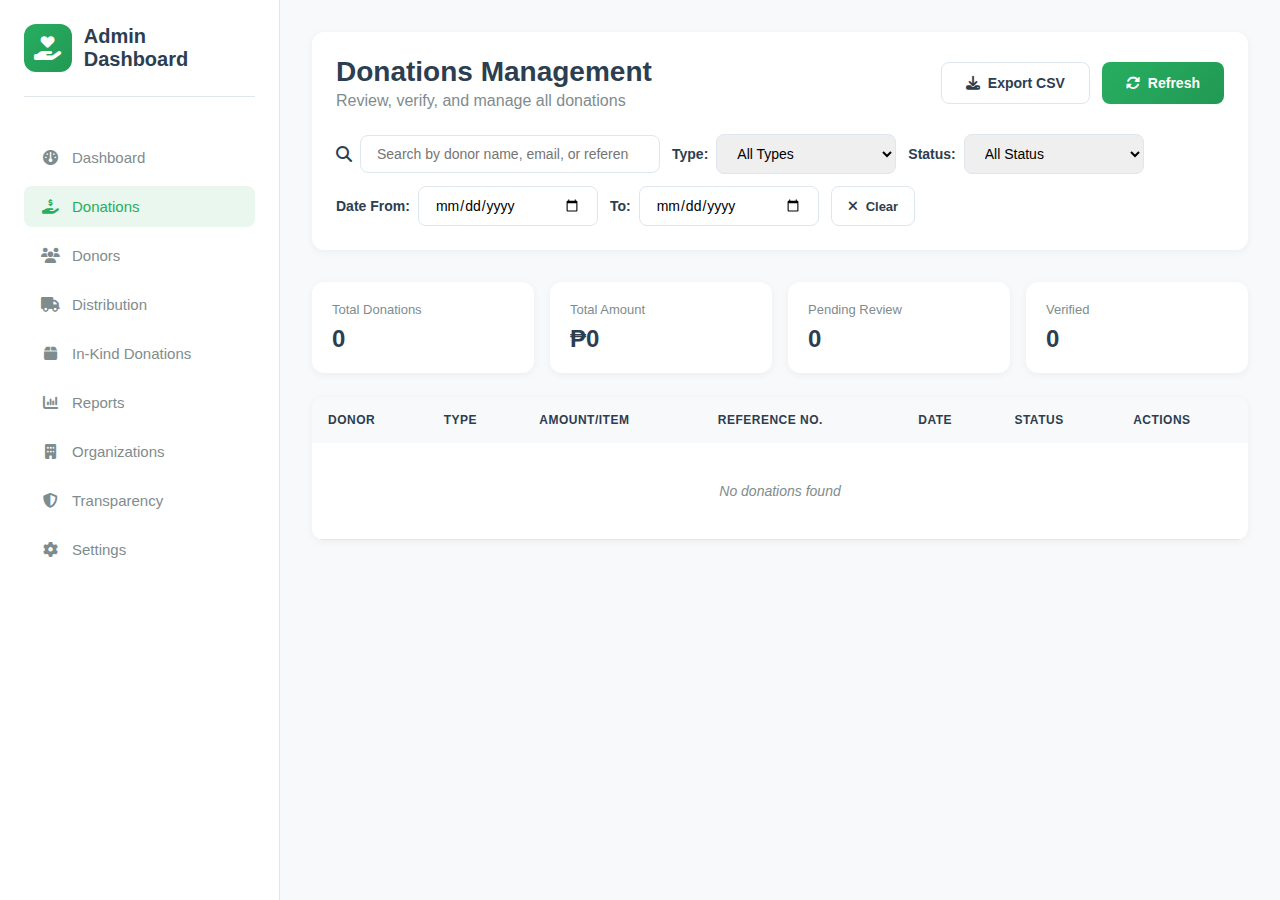
<file: admin-pages/admin-donations.html>
<!DOCTYPE html>
<html lang="en">
<head>
  <meta charset="UTF-8">
  <meta name="viewport" content="width=device-width, initial-scale=1.0">
  <title>Donations Management | Admin Dashboard</title>
  <link rel="stylesheet" href="../assets/css/admin/admin-donations.css">
  <link rel="stylesheet" href="https://cdnjs.cloudflare.com/ajax/libs/font-awesome/6.4.0/css/all.min.css">
</head>
<body>

  <!-- Sidebar -->
  <aside class="sidebar">
    <div class="brand">
      <div class="brand-icon">
        <i class="fa-solid fa-hand-holding-heart"></i>
      </div>
      <h2 class="brand-name">Admin Dashboard</h2>
    </div>

    <nav class="side-nav">
      <ul>
        <li><a href="admin.html" class="nav-link"><i class="fa-solid fa-gauge"></i> Dashboard</a></li>
        <li><a href="admin-donations.html" class="nav-link active"><i class="fa-solid fa-hand-holding-dollar"></i> Donations</a></li>
        <li><a href="admin-donors.html" class="nav-link"><i class="fa-solid fa-users"></i> Donors</a></li>
        <li><a href="admin-distribution.html" class="nav-link"><i class="fa-solid fa-truck"></i> Distribution</a></li>
        <li><a href="admin-inkind.html" class="nav-link"><i class="fa-solid fa-box"></i> In-Kind Donations</a></li>
        <li><a href="admin-reports.html" class="nav-link"><i class="fa-solid fa-chart-column"></i> Reports</a></li>
        <li><a href="admin-organization.html" class="nav-link"><i class="fa-solid fa-building"></i> Organizations</a></li>
        <li><a href="#" class="nav-link"><i class="fa-solid fa-shield-halved"></i> Transparency</a></li>
        <li><a href="#" class="nav-link"><i class="fa-solid fa-gear"></i> Settings</a></li>
      </ul>
    </nav>
  </aside>

  <!-- Main Content -->
  <main>
    <header>
      <div class="header-top">
        <div>
          <h1>Donations Management</h1>
          <p class="header-subtitle">Review, verify, and manage all donations</p>
        </div>
        <div class="header-actions">
          <button class="btn btn-outline" id="exportBtn">
            <i class="fa-solid fa-download"></i> Export CSV
          </button>
          <button class="btn btn-primary" id="refreshBtn">
            <i class="fa-solid fa-rotate"></i> Refresh
          </button>
        </div>
      </div>

      <!-- Filters -->
      <div class="filters">
        <div class="filter-group">
          <i class="fa-solid fa-search"></i>
          <input type="search" id="searchInput" placeholder="Search by donor name, email, or reference...">
        </div>
        
        <div class="filter-group">
          <label>Type:</label>
          <select id="typeFilter">
            <option value="">All Types</option>
            <option value="monetary">Monetary</option>
            <option value="in-kind">In-Kind</option>
          </select>
        </div>
        
        <div class="filter-group">
          <label>Status:</label>
          <select id="statusFilter">
            <option value="">All Status</option>
            <option value="pending">Pending</option>
            <option value="verified">Verified</option>
            <option value="received">Received</option>
            <option value="distributed">Distributed</option>
            <option value="rejected">Rejected</option>
          </select>
        </div>
        
        <div class="filter-group">
          <label>Date From:</label>
          <input type="date" id="dateFrom">
        </div>
        
        <div class="filter-group">
          <label>To:</label>
          <input type="date" id="dateTo">
        </div>

        <button class="btn btn-outline btn-small" id="clearFiltersBtn">
          <i class="fa-solid fa-xmark"></i> Clear
        </button>
      </div>
    </header>

    <!-- Stats Bar -->
    <div class="stats-bar">
      <div class="stat-item">
        <div class="stat-label">Total Donations</div>
        <div class="stat-value" id="totalCount">0</div>
      </div>
      <div class="stat-item">
        <div class="stat-label">Total Amount</div>
        <div class="stat-value" id="totalAmount">₱0</div>
      </div>
      <div class="stat-item">
        <div class="stat-label">Pending Review</div>
        <div class="stat-value" id="pendingCount">0</div>
      </div>
      <div class="stat-item">
        <div class="stat-label">Verified</div>
        <div class="stat-value" id="verifiedCount">0</div>
      </div>
    </div>

    <!-- Donations Table -->
    <div class="card">
      <div class="table-wrapper">
        <table>
          <thead>
            <tr>
              <th>Donor</th>
              <th>Type</th>
              <th>Amount/Item</th>
              <th>Reference No.</th>
              <th>Date</th>
              <th>Status</th>
              <th>Actions</th>
            </tr>
          </thead>
          <tbody id="donationsTableBody">
            <!-- Will be populated by JavaScript -->
          </tbody>
        </table>
      </div>
    </div>

  </main>

  <!-- Donation Details Modal -->
  <div class="modal" id="detailsModal">
    <div class="modal-content">
      <div class="modal-header">
        <h3 class="modal-title">Donation Details</h3>
        <button class="close-btn" onclick="closeModal()">&times;</button>
      </div>
      <div class="modal-body" id="modalBody">
        <!-- Will be populated by JavaScript -->
      </div>
      <div class="modal-footer" id="modalFooter">
        <!-- Will be populated by JavaScript -->
      </div>
    </div>
  </div>

  <script src="../assets/js/admin/admin-donations.js"></script>
</body>
</html>
</file>
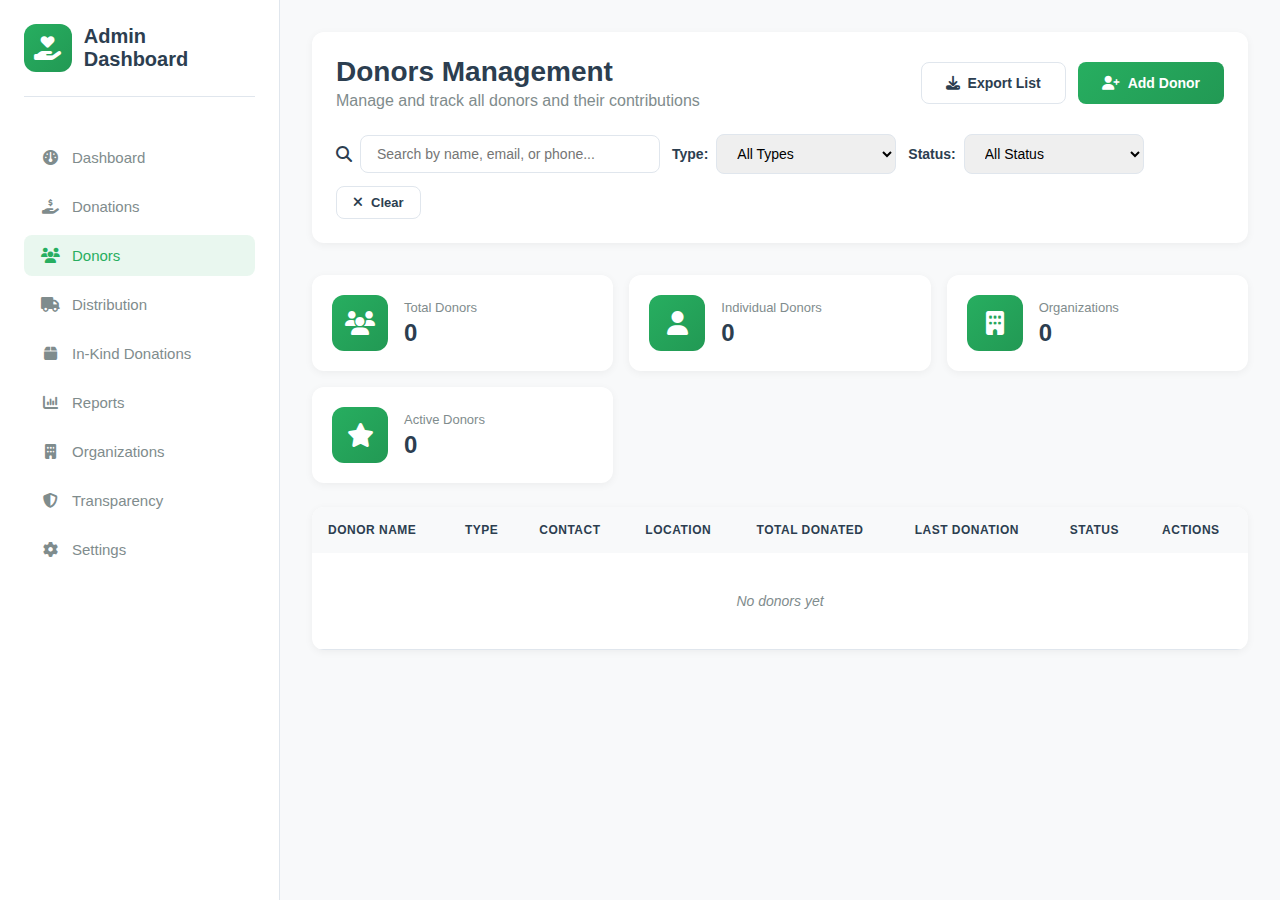
<file: admin-pages/admin-donors.html>
<!DOCTYPE html>
<html lang="en">
<head>
  <meta charset="UTF-8">
  <meta name="viewport" content="width=device-width, initial-scale=1.0">
  <title>Donors Management | Admin Dashboard</title>
  <link rel="stylesheet" href="../assets/css/admin/admin-donors.css">
  <link rel="stylesheet" href="https://cdnjs.cloudflare.com/ajax/libs/font-awesome/6.4.0/css/all.min.css">
</head>
<body>

  <!-- Sidebar -->
  <aside class="sidebar">
    <div class="brand">
      <div class="brand-icon">
        <i class="fa-solid fa-hand-holding-heart"></i>
      </div>
      <h2 class="brand-name">Admin Dashboard</h2>
    </div>

    <nav class="side-nav">
      <ul>
        <li><a href="admin.html" class="nav-link"><i class="fa-solid fa-gauge"></i> Dashboard</a></li>
        <li><a href="admin-donations.html" class="nav-link"><i class="fa-solid fa-hand-holding-dollar"></i> Donations</a></li>
        <li><a href="admin-donors.html" class="nav-link active"><i class="fa-solid fa-users"></i> Donors</a></li>
        <li><a href="admin-distribution.html" class="nav-link"><i class="fa-solid fa-truck"></i> Distribution</a></li>
        <li><a href="admin-inkind.html" class="nav-link"><i class="fa-solid fa-box"></i> In-Kind Donations</a></li>
        <li><a href="admin-reports.html" class="nav-link"><i class="fa-solid fa-chart-column"></i> Reports</a></li>
        <li><a href="admin-organization.html" class="nav-link"><i class="fa-solid fa-building"></i> Organizations</a></li>
        <li><a href="#" class="nav-link"><i class="fa-solid fa-shield-halved"></i> Transparency</a></li>
        <li><a href="#" class="nav-link"><i class="fa-solid fa-gear"></i> Settings</a></li>
      </ul>
    </nav>
  </aside>

  <!-- Main Content -->
  <main>
    <header>
      <div class="header-top">
        <div>
          <h1>Donors Management</h1>
          <p class="header-subtitle">Manage and track all donors and their contributions</p>
        </div>
        <div class="header-actions">
          <button class="btn btn-outline" id="exportBtn">
            <i class="fa-solid fa-download"></i> Export List
          </button>
          <button class="btn btn-primary" id="addDonorBtn">
            <i class="fa-solid fa-user-plus"></i> Add Donor
          </button>
        </div>
      </div>

      <!-- Filters -->
      <div class="filters">
        <div class="filter-group">
          <i class="fa-solid fa-search"></i>
          <input type="search" id="searchInput" placeholder="Search by name, email, or phone...">
        </div>
        
        <div class="filter-group">
          <label>Type:</label>
          <select id="typeFilter">
            <option value="">All Types</option>
            <option value="individual">Individual</option>
            <option value="organization">Organization</option>
          </select>
        </div>
        
        <div class="filter-group">
          <label>Status:</label>
          <select id="statusFilter">
            <option value="">All Status</option>
            <option value="active">Active</option>
            <option value="inactive">Inactive</option>
            <option value="blacklisted">Blacklisted</option>
          </select>
        </div>

        <button class="btn btn-outline btn-small" id="clearFiltersBtn">
          <i class="fa-solid fa-xmark"></i> Clear
        </button>
      </div>
    </header>

    <!-- Stats Bar -->
    <div class="stats-bar">
      <div class="stat-item">
        <div class="stat-icon">
          <i class="fa-solid fa-users"></i>
        </div>
        <div class="stat-content">
          <div class="stat-label">Total Donors</div>
          <div class="stat-value" id="totalDonors">0</div>
        </div>
      </div>
      <div class="stat-item">
        <div class="stat-icon">
          <i class="fa-solid fa-user"></i>
        </div>
        <div class="stat-content">
          <div class="stat-label">Individual Donors</div>
          <div class="stat-value" id="individualCount">0</div>
        </div>
      </div>
      <div class="stat-item">
        <div class="stat-icon">
          <i class="fa-solid fa-building"></i>
        </div>
        <div class="stat-content">
          <div class="stat-label">Organizations</div>
          <div class="stat-value" id="orgCount">0</div>
        </div>
      </div>
      <div class="stat-item">
        <div class="stat-icon">
          <i class="fa-solid fa-star"></i>
        </div>
        <div class="stat-content">
          <div class="stat-label">Active Donors</div>
          <div class="stat-value" id="activeCount">0</div>
        </div>
      </div>
    </div>

    <!-- Donors Table -->
    <div class="card">
      <div class="table-wrapper">
        <table>
          <thead>
            <tr>
              <th>Donor Name</th>
              <th>Type</th>
              <th>Contact</th>
              <th>Location</th>
              <th>Total Donated</th>
              <th>Last Donation</th>
              <th>Status</th>
              <th>Actions</th>
            </tr>
          </thead>
          <tbody id="donorsTableBody">
            <tr>
              <td colspan="8" class="empty-state">No donors yet</td>
            </tr>
          </tbody>
        </table>
      </div>
    </div>

  </main>

  <!-- Add/Edit Donor Modal -->
  <div class="modal" id="donorModal">
    <div class="modal-content">
      <div class="modal-header">
        <h3 class="modal-title" id="modalTitle">Add New Donor</h3>
        <button class="close-btn" onclick="closeDonorModal()">&times;</button>
      </div>
      <div class="modal-body">
        <form id="donorForm">
          <input type="hidden" id="donorId">
          
          <div class="form-group">
            <label for="donorType">Donor Type <span class="required">*</span></label>
            <select id="donorType" required>
              <option value="individual">Individual</option>
              <option value="organization">Organization</option>
            </select>
          </div>

          <div class="form-group">
            <label for="donorName">Full Name / Organization Name <span class="required">*</span></label>
            <input type="text" id="donorName" required placeholder="Enter name">
          </div>

          <div class="form-group">
            <label for="donorEmail">Email <span class="required">*</span></label>
            <input type="email" id="donorEmail" required placeholder="email@example.com">
          </div>

          <div class="form-group">
            <label for="donorPhone">Phone Number <span class="required">*</span></label>
            <input type="tel" id="donorPhone" required placeholder="+63 XXX XXX XXXX">
          </div>

          <div class="form-group">
            <label for="donorAddress">Address</label>
            <input type="text" id="donorAddress" placeholder="Complete address">
          </div>

          <div class="form-group">
            <label for="donorCity">City/Municipality</label>
            <input type="text" id="donorCity" placeholder="City">
          </div>

          <div class="form-group">
            <label for="donorNotes">Admin Notes</label>
            <textarea id="donorNotes" rows="3" placeholder="Internal notes about this donor..."></textarea>
          </div>
        </form>
      </div>
      <div class="modal-footer">
        <button class="btn btn-outline" onclick="closeDonorModal()">Cancel</button>
        <button class="btn btn-primary" id="saveDonorBtn">
          <i class="fa-solid fa-save"></i> Save Donor
        </button>
      </div>
    </div>
  </div>

  <!-- Donor Profile Modal -->
  <div class="modal" id="profileModal">
    <div class="modal-content modal-large">
      <div class="modal-header">
        <h3 class="modal-title">Donor Profile</h3>
        <button class="close-btn" onclick="closeProfileModal()">&times;</button>
      </div>
      <div class="modal-body" id="profileModalBody">
        <!-- Will be populated by JavaScript -->
      </div>
      <div class="modal-footer">
        <button class="btn btn-outline" onclick="closeProfileModal()">Close</button>
      </div>
    </div>
  </div>

  <script src="../assets/js/admin/admin-donors.js"></script>
</body>
</html>
</file>
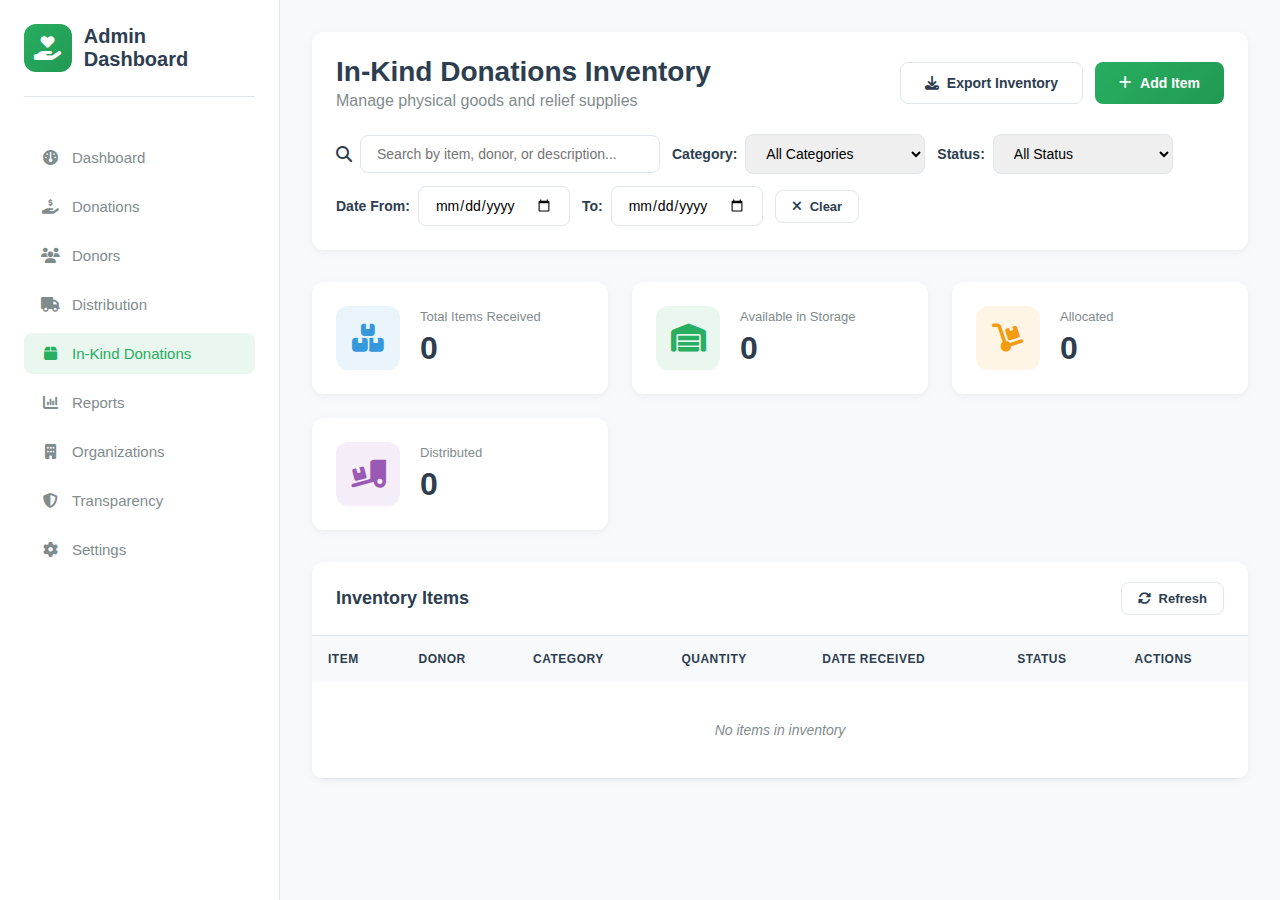
<file: admin-pages/admin-inkind.html>
<!DOCTYPE html>
<html lang="en">
<head>
  <meta charset="UTF-8">
  <meta name="viewport" content="width=device-width, initial-scale=1.0">
  <title>In-Kind Donations | Admin Dashboard</title>
  <link rel="stylesheet" href="../assets/css/admin/admin-inkind.css">
  <link rel="stylesheet" href="https://cdnjs.cloudflare.com/ajax/libs/font-awesome/6.4.0/css/all.min.css">
</head>
<body>

  <!-- Sidebar -->
  <aside class="sidebar">
    <div class="brand">
      <div class="brand-icon">
        <i class="fa-solid fa-hand-holding-heart"></i>
      </div>
      <h2 class="brand-name">Admin Dashboard</h2>
    </div>

    <nav class="side-nav">
      <ul>
        <li><a href="admin.html" class="nav-link"><i class="fa-solid fa-gauge"></i> Dashboard</a></li>
        <li><a href="admin-donations.html" class="nav-link"><i class="fa-solid fa-hand-holding-dollar"></i> Donations</a></li>
        <li><a href="admin-donors.html" class="nav-link"><i class="fa-solid fa-users"></i> Donors</a></li>
        <li><a href="admin-distribution.html" class="nav-link"><i class="fa-solid fa-truck"></i> Distribution</a></li>
        <li><a href="admin-inkind.html" class="nav-link active"><i class="fa-solid fa-box"></i> In-Kind Donations</a></li>
        <li><a href="admin-reports.html" class="nav-link"><i class="fa-solid fa-chart-column"></i> Reports</a></li>
        <li><a href="admin-organization.html" class="nav-link"><i class="fa-solid fa-building"></i> Organizations</a></li>
        <li><a href="#" class="nav-link"><i class="fa-solid fa-shield-halved"></i> Transparency</a></li>
        <li><a href="#" class="nav-link"><i class="fa-solid fa-gear"></i> Settings</a></li>
      </ul>
    </nav>
  </aside>

  <!-- Main Content -->
  <main>
    <header>
      <div class="header-top">
        <div>
          <h1>In-Kind Donations Inventory</h1>
          <p class="header-subtitle">Manage physical goods and relief supplies</p>
        </div>
        <div class="header-actions">
          <button class="btn btn-outline" id="exportBtn">
            <i class="fa-solid fa-download"></i> Export Inventory
          </button>
          <button class="btn btn-primary" id="addItemBtn">
            <i class="fa-solid fa-plus"></i> Add Item
          </button>
        </div>
      </div>

      <!-- Filters -->
      <div class="filters">
        <div class="filter-group">
          <i class="fa-solid fa-search"></i>
          <input type="search" id="searchInput" placeholder="Search by item, donor, or description...">
        </div>
        
        <div class="filter-group">
          <label>Category:</label>
          <select id="categoryFilter">
            <option value="">All Categories</option>
            <option value="food">Food</option>
            <option value="water">Water</option>
            <option value="clothing">Clothing</option>
            <option value="hygiene">Hygiene</option>
            <option value="medical">Medical Supplies</option>
            <option value="blankets">Blankets</option>
            <option value="miscellaneous">Miscellaneous</option>
          </select>
        </div>
        
        <div class="filter-group">
          <label>Status:</label>
          <select id="statusFilter">
            <option value="">All Status</option>
            <option value="pending">Pending</option>
            <option value="verified">Verified</option>
            <option value="stored">Stored</option>
            <option value="allocated">Allocated</option>
            <option value="distributed">Distributed</option>
          </select>
        </div>
        
        <div class="filter-group">
          <label>Date From:</label>
          <input type="date" id="dateFrom">
        </div>
        
        <div class="filter-group">
          <label>To:</label>
          <input type="date" id="dateTo">
        </div>

        <button class="btn btn-outline btn-small" id="clearFiltersBtn">
          <i class="fa-solid fa-xmark"></i> Clear
        </button>
      </div>
    </header>

    <!-- Inventory Summary -->
    <div class="stats-grid">
      <div class="stat-card">
        <div class="stat-icon blue">
          <i class="fa-solid fa-boxes-stacked"></i>
        </div>
        <div class="stat-content">
          <div class="stat-label">Total Items Received</div>
          <div class="stat-value" id="totalReceived">0</div>
        </div>
      </div>
      <div class="stat-card">
        <div class="stat-icon green">
          <i class="fa-solid fa-warehouse"></i>
        </div>
        <div class="stat-content">
          <div class="stat-label">Available in Storage</div>
          <div class="stat-value" id="totalAvailable">0</div>
        </div>
      </div>
      <div class="stat-card">
        <div class="stat-icon yellow">
          <i class="fa-solid fa-dolly"></i>
        </div>
        <div class="stat-content">
          <div class="stat-label">Allocated</div>
          <div class="stat-value" id="totalAllocated">0</div>
        </div>
      </div>
      <div class="stat-card">
        <div class="stat-icon purple">
          <i class="fa-solid fa-truck-ramp-box"></i>
        </div>
        <div class="stat-content">
          <div class="stat-label">Distributed</div>
          <div class="stat-value" id="totalDistributed">0</div>
        </div>
      </div>
    </div>

    <!-- Items Table -->
    <div class="card">
      <div class="card-header">
        <h3 class="card-title">Inventory Items</h3>
        <button class="btn btn-outline btn-small" id="refreshBtn">
          <i class="fa-solid fa-rotate"></i> Refresh
        </button>
      </div>
      <div class="table-wrapper">
        <table>
          <thead>
            <tr>
              <th>Item</th>
              <th>Donor</th>
              <th>Category</th>
              <th>Quantity</th>
              <th>Date Received</th>
              <th>Status</th>
              <th>Actions</th>
            </tr>
          </thead>
          <tbody id="itemsTableBody">
            <tr>
              <td colspan="7" class="empty-state">No items in inventory</td>
            </tr>
          </tbody>
        </table>
      </div>
    </div>

  </main>

  <!-- Add/Edit Item Modal -->
  <div class="modal" id="itemModal">
    <div class="modal-content">
      <div class="modal-header">
        <h3 class="modal-title" id="modalTitle">Add New Item</h3>
        <button class="close-btn" onclick="closeItemModal()">&times;</button>
      </div>
      <div class="modal-body">
        <form id="itemForm">
          <input type="hidden" id="itemId">
          
          <div class="form-group">
            <label for="itemName">Item Description <span class="required">*</span></label>
            <input type="text" id="itemName" required placeholder="e.g., Rice Sacks, Bottled Water">
          </div>

          <div class="form-group">
            <label for="category">Category <span class="required">*</span></label>
            <select id="category" required>
              <option value="">Select category</option>
              <option value="food">Food</option>
              <option value="water">Water</option>
              <option value="clothing">Clothing</option>
              <option value="hygiene">Hygiene</option>
              <option value="medical">Medical Supplies</option>
              <option value="blankets">Blankets</option>
              <option value="miscellaneous">Miscellaneous</option>
            </select>
          </div>

          <div class="form-row">
            <div class="form-group">
              <label for="quantity">Quantity <span class="required">*</span></label>
              <input type="number" id="quantity" required min="1" placeholder="0">
            </div>

            <div class="form-group">
              <label for="unit">Unit <span class="required">*</span></label>
              <select id="unit" required>
                <option value="pieces">Pieces</option>
                <option value="packs">Packs</option>
                <option value="boxes">Boxes</option>
                <option value="sacks">Sacks</option>
                <option value="bottles">Bottles</option>
                <option value="kits">Kits</option>
                <option value="sets">Sets</option>
              </select>
            </div>
          </div>

          <div class="form-group">
            <label for="donorName">Donor Name <span class="required">*</span></label>
            <input type="text" id="donorName" required placeholder="Name of donor">
          </div>

          <div class="form-group">
            <label for="dateReceived">Date Received <span class="required">*</span></label>
            <input type="date" id="dateReceived" required>
          </div>

          <div class="form-group">
            <label for="storageLocation">Storage Location</label>
            <input type="text" id="storageLocation" placeholder="Warehouse A, Shelf 3">
          </div>

          <div class="form-group">
            <label for="expiryDate">Expiry Date (if applicable)</label>
            <input type="date" id="expiryDate">
          </div>

          <div class="form-group">
            <label for="notes">Notes / Special Instructions</label>
            <textarea id="notes" rows="3" placeholder="Brand, condition, special handling notes..."></textarea>
          </div>
        </form>
      </div>
      <div class="modal-footer">
        <button class="btn btn-outline" onclick="closeItemModal()">Cancel</button>
        <button class="btn btn-primary" id="saveItemBtn">
          <i class="fa-solid fa-save"></i> Save Item
        </button>
      </div>
    </div>
  </div>

  <!-- Item Details Modal -->
  <div class="modal" id="detailsModal">
    <div class="modal-content modal-large">
      <div class="modal-header">
        <h3 class="modal-title">Item Details</h3>
        <button class="close-btn" onclick="closeDetailsModal()">&times;</button>
      </div>
      <div class="modal-body" id="detailsModalBody">
        <!-- Will be populated by JavaScript -->
      </div>
      <div class="modal-footer" id="detailsModalFooter">
        <!-- Will be populated by JavaScript -->
      </div>
    </div>
  </div>

  <script src="../assets/js/admin/admin-inkind.js"></script>
</body>
</html>
</file>
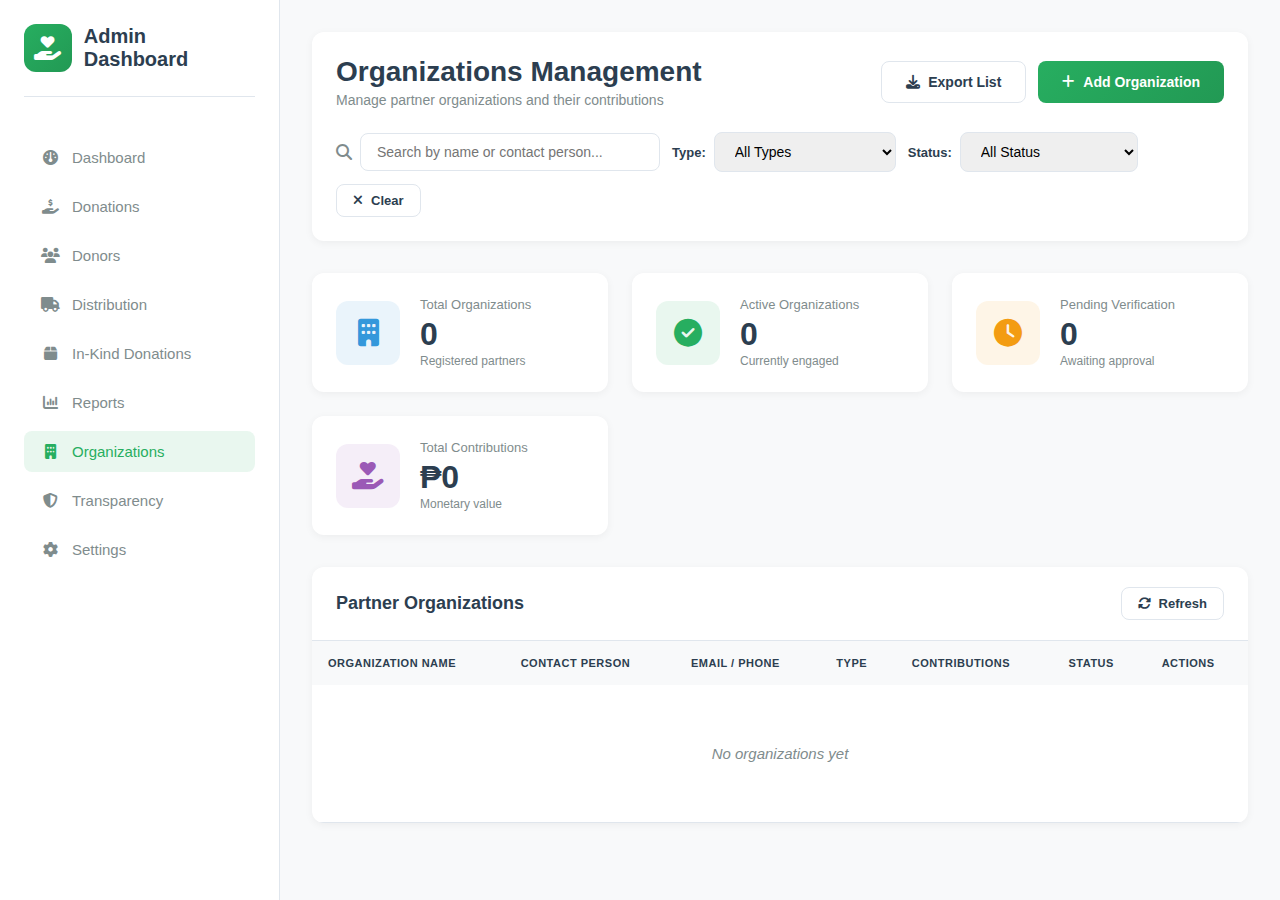
<file: admin-pages/admin-organization.html>
<!DOCTYPE html>
<html lang="en">
<head>
  <meta charset="UTF-8">
  <meta name="viewport" content="width=device-width, initial-scale=1.0">
  <title>Organizations Management | Admin Dashboard</title>
  <link rel="stylesheet" href="/assets/css/admin/admin-organizations.css">
  <link rel="stylesheet" href="https://cdnjs.cloudflare.com/ajax/libs/font-awesome/6.4.0/css/all.min.css">
</head>
<body>

  <!-- Sidebar -->
  <aside class="sidebar">
    <div class="brand">
      <div class="brand-icon">
        <i class="fa-solid fa-hand-holding-heart"></i>
      </div>
      <h2 class="brand-name">Admin Dashboard</h2>
    </div>

    <nav class="side-nav">
      <ul>
        <li><a href="admin.html" class="nav-link"><i class="fa-solid fa-gauge"></i> Dashboard</a></li>
        <li><a href="admin-donations.html" class="nav-link"><i class="fa-solid fa-hand-holding-dollar"></i> Donations</a></li>
        <li><a href="admin-donors.html" class="nav-link"><i class="fa-solid fa-users"></i> Donors</a></li>
        <li><a href="admin-distribution.html" class="nav-link"><i class="fa-solid fa-truck"></i> Distribution</a></li>
        <li><a href="admin-inkind.html" class="nav-link"><i class="fa-solid fa-box"></i> In-Kind Donations</a></li>
        <li><a href="admin-reports.html" class="nav-link"><i class="fa-solid fa-chart-column"></i> Reports</a></li>
        <li><a href="admin-organization.html" class="nav-link active"><i class="fa-solid fa-building"></i> Organizations</a></li>
        <li><a href="#" class="nav-link"><i class="fa-solid fa-shield-halved"></i> Transparency</a></li>
        <li><a href="#" class="nav-link"><i class="fa-solid fa-gear"></i> Settings</a></li>
      </ul>
    </nav>
  </aside>

  <!-- Main Content -->
  <main>
    <header>
      <div class="header-top">
        <div>
          <h1>Organizations Management</h1>
          <p class="header-subtitle">Manage partner organizations and their contributions</p>
        </div>
        <div class="header-actions">
          <button class="btn btn-outline" id="exportBtn">
            <i class="fa-solid fa-download"></i> Export List
          </button>
          <button class="btn btn-primary" id="newOrgBtn">
            <i class="fa-solid fa-plus"></i> Add Organization
          </button>
        </div>
      </div>

      <!-- Filters -->
      <div class="filters">
        <div class="filter-group">
          <i class="fa-solid fa-search"></i>
          <input type="search" id="searchInput" placeholder="Search by name or contact person...">
        </div>
        
        <div class="filter-group">
          <label>Type:</label>
          <select id="typeFilter">
            <option value="">All Types</option>
            <option value="ngo">NGO</option>
            <option value="private">Private Company</option>
            <option value="government">Government Agency</option>
            <option value="church">Church/Religious</option>
            <option value="school">School/University</option>
            <option value="civic">Civic Group</option>
          </select>
        </div>
        
        <div class="filter-group">
          <label>Status:</label>
          <select id="statusFilter">
            <option value="">All Status</option>
            <option value="active">Active</option>
            <option value="pending">Pending Verification</option>
            <option value="inactive">Inactive</option>
          </select>
        </div>

        <button class="btn btn-outline btn-small" id="clearFiltersBtn">
          <i class="fa-solid fa-xmark"></i> Clear
        </button>
      </div>
    </header>

    <!-- Stats Grid -->
    <div class="stats-grid">
      <div class="stat-card">
        <div class="stat-icon blue">
          <i class="fa-solid fa-building"></i>
        </div>
        <div class="stat-content">
          <div class="stat-label">Total Organizations</div>
          <div class="stat-value" id="totalOrgs">0</div>
          <div class="stat-change">
            <span id="orgsInfo">Registered partners</span>
          </div>
        </div>
      </div>
      <div class="stat-card">
        <div class="stat-icon green">
          <i class="fa-solid fa-check-circle"></i>
        </div>
        <div class="stat-content">
          <div class="stat-label">Active Organizations</div>
          <div class="stat-value" id="activeOrgs">0</div>
          <div class="stat-change">
            <span id="activeInfo">Currently engaged</span>
          </div>
        </div>
      </div>
      <div class="stat-card">
        <div class="stat-icon yellow">
          <i class="fa-solid fa-clock"></i>
        </div>
        <div class="stat-content">
          <div class="stat-label">Pending Verification</div>
          <div class="stat-value" id="pendingOrgs">0</div>
          <div class="stat-change">
            <span id="pendingInfo">Awaiting approval</span>
          </div>
        </div>
      </div>
      <div class="stat-card">
        <div class="stat-icon purple">
          <i class="fa-solid fa-hand-holding-heart"></i>
        </div>
        <div class="stat-content">
          <div class="stat-label">Total Contributions</div>
          <div class="stat-value" id="totalContributions">₱0</div>
          <div class="stat-change">
            <span id="contributionsInfo">Monetary value</span>
          </div>
        </div>
      </div>
    </div>

    <!-- Organizations Table -->
    <div class="card">
      <div class="card-header">
        <h3 class="card-title">Partner Organizations</h3>
        <button class="btn btn-outline btn-small" id="refreshBtn">
          <i class="fa-solid fa-rotate"></i> Refresh
        </button>
      </div>
      <div class="table-wrapper">
        <table>
          <thead>
            <tr>
              <th>Organization Name</th>
              <th>Contact Person</th>
              <th>Email / Phone</th>
              <th>Type</th>
              <th>Contributions</th>
              <th>Status</th>
              <th>Actions</th>
            </tr>
          </thead>
          <tbody id="orgsTableBody">
            <tr>
              <td colspan="7" class="empty-state">No organizations yet</td>
            </tr>
          </tbody>
        </table>
      </div>
    </div>

  </main>

  <!-- Add/Edit Organization Modal -->
  <div class="modal" id="orgModal">
    <div class="modal-content modal-large">
      <div class="modal-header">
        <h3 class="modal-title" id="modalTitle">Add New Organization</h3>
        <button class="close-btn" onclick="closeOrgModal()">&times;</button>
      </div>
      <div class="modal-body">
        <form id="orgForm">
          <input type="hidden" id="orgId">
          
          <div class="form-section">
            <h4 class="form-section-title">Basic Information</h4>
            
            <div class="form-group">
              <label for="orgName">Organization Name <span class="required">*</span></label>
              <input type="text" id="orgName" required placeholder="Official organization name">
            </div>

            <div class="form-row">
              <div class="form-group">
                <label for="orgType">Organization Type <span class="required">*</span></label>
                <select id="orgType" required>
                  <option value="">Select type</option>
                  <option value="ngo">NGO / Non-Profit</option>
                  <option value="private">Private Company</option>
                  <option value="government">Government Agency</option>
                  <option value="church">Church / Religious Group</option>
                  <option value="school">School / University</option>
                  <option value="civic">Civic Group</option>
                </select>
              </div>

              <div class="form-group">
                <label for="orgStatus">Status <span class="required">*</span></label>
                <select id="orgStatus" required>
                  <option value="pending">Pending Verification</option>
                  <option value="active">Active</option>
                  <option value="inactive">Inactive</option>
                </select>
              </div>
            </div>
          </div>

          <div class="form-section">
            <h4 class="form-section-title">Contact Information</h4>
            
            <div class="form-row">
              <div class="form-group">
                <label for="contactPerson">Contact Person <span class="required">*</span></label>
                <input type="text" id="contactPerson" required placeholder="Representative name">
              </div>

              <div class="form-group">
                <label for="position">Position / Title</label>
                <input type="text" id="position" placeholder="e.g., Program Director">
              </div>
            </div>

            <div class="form-row">
              <div class="form-group">
                <label for="email">Email Address <span class="required">*</span></label>
                <input type="email" id="email" required placeholder="email@organization.org">
              </div>

              <div class="form-group">
                <label for="phone">Phone Number <span class="required">*</span></label>
                <input type="tel" id="phone" required placeholder="+63 XXX XXX XXXX">
              </div>
            </div>

            <div class="form-group">
              <label for="address">Office Address</label>
              <textarea id="address" rows="2" placeholder="Complete office address"></textarea>
            </div>
          </div>

          <div class="form-section">
            <h4 class="form-section-title">Additional Information</h4>
            
            <div class="form-group">
              <label for="website">Website</label>
              <input type="url" id="website" placeholder="https://organization.org">
            </div>

            <div class="form-group">
              <label for="notes">Admin Notes</label>
              <textarea id="notes" rows="3" placeholder="Internal notes about this organization..."></textarea>
            </div>
          </div>
        </form>
      </div>
      <div class="modal-footer">
        <button class="btn btn-outline" onclick="closeOrgModal()">Cancel</button>
        <button class="btn btn-primary" id="saveOrgBtn">
          <i class="fa-solid fa-save"></i> Save Organization
        </button>
      </div>
    </div>
  </div>

  <!-- Organization Profile Modal -->
  <div class="modal" id="profileModal">
    <div class="modal-content modal-large">
      <div class="modal-header">
        <h3 class="modal-title">Organization Profile</h3>
        <button class="close-btn" onclick="closeProfileModal()">&times;</button>
      </div>
      <div class="modal-body" id="profileModalBody">
        <!-- Will be populated by JavaScript -->
      </div>
      <div class="modal-footer">
        <button class="btn btn-outline" onclick="closeProfileModal()">Close</button>
        <button class="btn btn-primary" onclick="editOrgFromProfile()">
          <i class="fa-solid fa-pen"></i> Edit Organization
        </button>
      </div>
    </div>
  </div>

  <script src="/assets/js/admin/admin-organizations.js"></script>
</body>
</html>
</file>
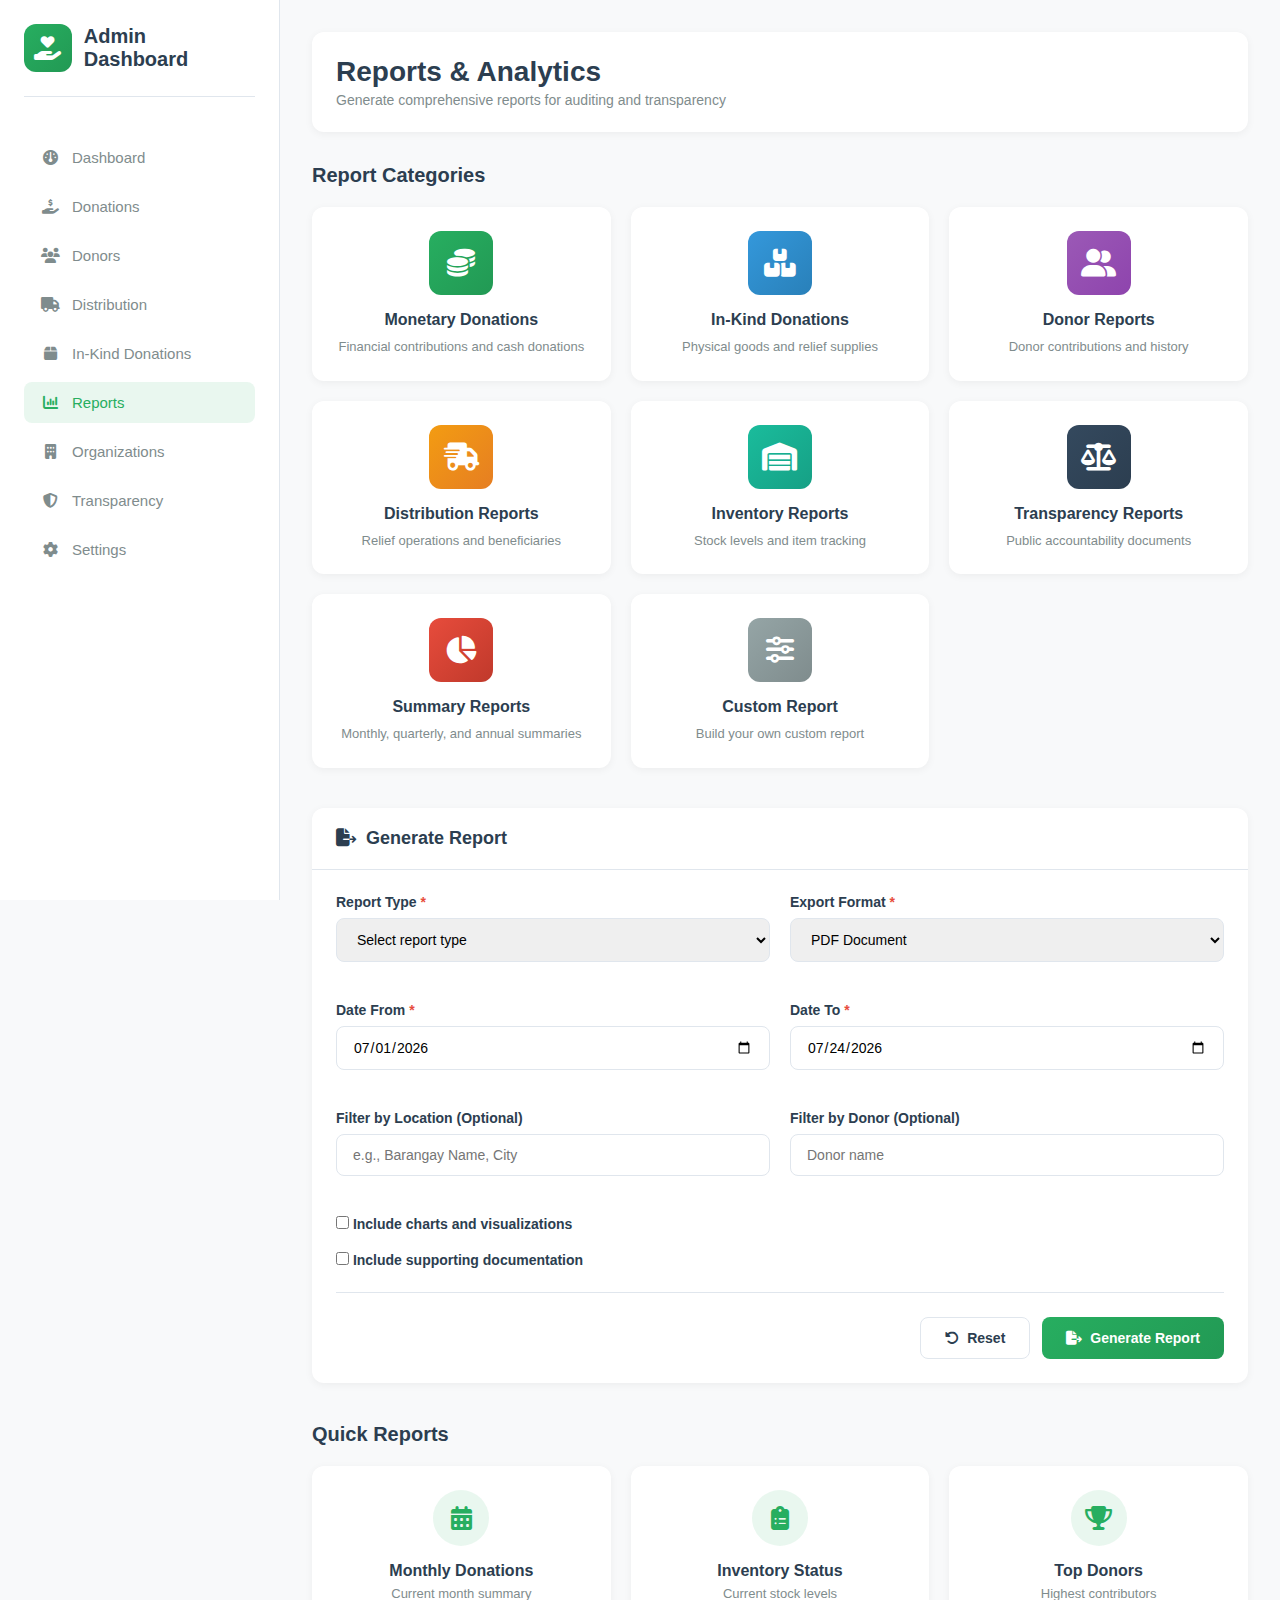
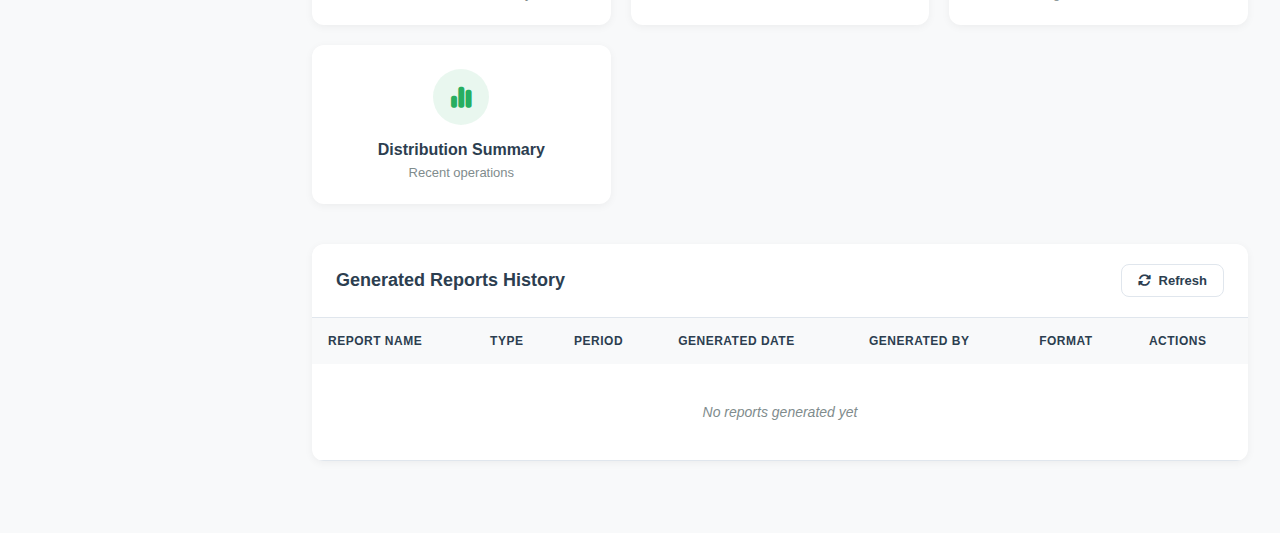
<file: admin-pages/admin-reports.html>
<!DOCTYPE html>
<html lang="en">
<head>
  <meta charset="UTF-8">
  <meta name="viewport" content="width=device-width, initial-scale=1.0">
  <title>Reports & Analytics | Admin Dashboard</title>
  <link rel="stylesheet" href="../assets/css/admin/admin-reports.css">
  <link rel="stylesheet" href="https://cdnjs.cloudflare.com/ajax/libs/font-awesome/6.4.0/css/all.min.css">
</head>
<body>

  <!-- Sidebar -->
  <aside class="sidebar">
    <div class="brand">
      <div class="brand-icon">
        <i class="fa-solid fa-hand-holding-heart"></i>
      </div>
      <h2 class="brand-name">Admin Dashboard</h2>
    </div>

    <nav class="side-nav">
      <ul>
        <li><a href="admin.html" class="nav-link"><i class="fa-solid fa-gauge"></i> Dashboard</a></li>
        <li><a href="admin-donations.html" class="nav-link"><i class="fa-solid fa-hand-holding-dollar"></i> Donations</a></li>
        <li><a href="admin-donors.html" class="nav-link"><i class="fa-solid fa-users"></i> Donors</a></li>
        <li><a href="admin-distribution.html" class="nav-link"><i class="fa-solid fa-truck"></i> Distribution</a></li>
        <li><a href="admin-inkind.html" class="nav-link"><i class="fa-solid fa-box"></i> In-Kind Donations</a></li>
        <li><a href="admin-reports.html" class="nav-link active"><i class="fa-solid fa-chart-column"></i> Reports</a></li>
        <li><a href="admin-organization.html" class="nav-link"><i class="fa-solid fa-building"></i> Organizations</a></li>
        <li><a href="#" class="nav-link"><i class="fa-solid fa-shield-halved"></i> Transparency</a></li>
        <li><a href="#" class="nav-link"><i class="fa-solid fa-gear"></i> Settings</a></li>
      </ul>
    </nav>
  </aside>

  <!-- Main Content -->
  <main>
    <header>
      <div class="header-top">
        <div>
          <h1>Reports & Analytics</h1>
          <p class="header-subtitle">Generate comprehensive reports for auditing and transparency</p>
        </div>
      </div>
    </header>

    <!-- Report Categories -->
    <section class="report-categories">
      <h2 class="section-title">Report Categories</h2>
      <div class="categories-grid">
        <div class="category-card" onclick="selectCategory('monetary')">
          <div class="category-icon monetary">
            <i class="fa-solid fa-coins"></i>
          </div>
          <h3 class="category-title">Monetary Donations</h3>
          <p class="category-desc">Financial contributions and cash donations</p>
        </div>

        <div class="category-card" onclick="selectCategory('inkind')">
          <div class="category-icon inkind">
            <i class="fa-solid fa-boxes-stacked"></i>
          </div>
          <h3 class="category-title">In-Kind Donations</h3>
          <p class="category-desc">Physical goods and relief supplies</p>
        </div>

        <div class="category-card" onclick="selectCategory('donors')">
          <div class="category-icon donors">
            <i class="fa-solid fa-user-group"></i>
          </div>
          <h3 class="category-title">Donor Reports</h3>
          <p class="category-desc">Donor contributions and history</p>
        </div>

        <div class="category-card" onclick="selectCategory('distribution')">
          <div class="category-icon distribution">
            <i class="fa-solid fa-truck-fast"></i>
          </div>
          <h3 class="category-title">Distribution Reports</h3>
          <p class="category-desc">Relief operations and beneficiaries</p>
        </div>

        <div class="category-card" onclick="selectCategory('inventory')">
          <div class="category-icon inventory">
            <i class="fa-solid fa-warehouse"></i>
          </div>
          <h3 class="category-title">Inventory Reports</h3>
          <p class="category-desc">Stock levels and item tracking</p>
        </div>

        <div class="category-card" onclick="selectCategory('transparency')">
          <div class="category-icon transparency">
            <i class="fa-solid fa-scale-balanced"></i>
          </div>
          <h3 class="category-title">Transparency Reports</h3>
          <p class="category-desc">Public accountability documents</p>
        </div>

        <div class="category-card" onclick="selectCategory('summary')">
          <div class="category-icon summary">
            <i class="fa-solid fa-chart-pie"></i>
          </div>
          <h3 class="category-title">Summary Reports</h3>
          <p class="category-desc">Monthly, quarterly, and annual summaries</p>
        </div>

        <div class="category-card" onclick="selectCategory('custom')">
          <div class="category-icon custom">
            <i class="fa-solid fa-sliders"></i>
          </div>
          <h3 class="category-title">Custom Report</h3>
          <p class="category-desc">Build your own custom report</p>
        </div>
      </div>
    </section>

    <!-- Report Generation Panel -->
    <section class="report-generation">
      <div class="card">
        <div class="card-header">
          <h3 class="card-title">
            <i class="fa-solid fa-file-export"></i> Generate Report
          </h3>
        </div>
        <div class="card-body">
          <form id="reportForm">
            <div class="form-row">
              <div class="form-group">
                <label for="reportType">Report Type <span class="required">*</span></label>
                <select id="reportType" required>
                  <option value="">Select report type</option>
                  <option value="monetary-donations">Monetary Donations Summary</option>
                  <option value="inkind-donations">In-Kind Donations Summary</option>
                  <option value="donor-contributions">Donor Contributions</option>
                  <option value="distribution-history">Distribution History</option>
                  <option value="inventory-balance">Inventory Balance</option>
                  <option value="transparency-summary">Transparency Summary</option>
                  <option value="monthly-summary">Monthly Summary</option>
                  <option value="quarterly-summary">Quarterly Summary</option>
                  <option value="annual-summary">Annual Summary</option>
                </select>
              </div>

              <div class="form-group">
                <label for="exportFormat">Export Format <span class="required">*</span></label>
                <select id="exportFormat" required>
                  <option value="pdf">PDF Document</option>
                  <option value="excel">Excel Spreadsheet (XLSX)</option>
                  <option value="csv">CSV File</option>
                </select>
              </div>
            </div>

            <div class="form-row">
              <div class="form-group">
                <label for="dateFrom">Date From <span class="required">*</span></label>
                <input type="date" id="dateFrom" required>
              </div>

              <div class="form-group">
                <label for="dateTo">Date To <span class="required">*</span></label>
                <input type="date" id="dateTo" required>
              </div>
            </div>

            <div class="form-row">
              <div class="form-group">
                <label for="filterLocation">Filter by Location (Optional)</label>
                <input type="text" id="filterLocation" placeholder="e.g., Barangay Name, City">
              </div>

              <div class="form-group">
                <label for="filterDonor">Filter by Donor (Optional)</label>
                <input type="text" id="filterDonor" placeholder="Donor name">
              </div>
            </div>

            <div class="form-group">
              <label class="checkbox-label">
                <input type="checkbox" id="includeCharts">
                <span>Include charts and visualizations</span>
              </label>
            </div>

            <div class="form-group">
              <label class="checkbox-label">
                <input type="checkbox" id="includeDocumentation">
                <span>Include supporting documentation</span>
              </label>
            </div>

            <div class="form-actions">
              <button type="button" class="btn btn-outline" onclick="resetForm()">
                <i class="fa-solid fa-rotate-left"></i> Reset
              </button>
              <button type="submit" class="btn btn-primary">
                <i class="fa-solid fa-file-export"></i> Generate Report
              </button>
            </div>
          </form>
        </div>
      </div>
    </section>

    <!-- Quick Reports -->
    <section class="quick-reports">
      <h2 class="section-title">Quick Reports</h2>
      <div class="quick-reports-grid">
        <div class="quick-report-card" onclick="generateQuickReport('monthly-donations')">
          <div class="quick-report-icon">
            <i class="fa-solid fa-calendar-days"></i>
          </div>
          <h4>Monthly Donations</h4>
          <p>Current month summary</p>
        </div>

        <div class="quick-report-card" onclick="generateQuickReport('inventory-status')">
          <div class="quick-report-icon">
            <i class="fa-solid fa-clipboard-list"></i>
          </div>
          <h4>Inventory Status</h4>
          <p>Current stock levels</p>
        </div>

        <div class="quick-report-card" onclick="generateQuickReport('top-donors')">
          <div class="quick-report-icon">
            <i class="fa-solid fa-trophy"></i>
          </div>
          <h4>Top Donors</h4>
          <p>Highest contributors</p>
        </div>

        <div class="quick-report-card" onclick="generateQuickReport('distribution-summary')">
          <div class="quick-report-icon">
            <i class="fa-solid fa-chart-simple"></i>
          </div>
          <h4>Distribution Summary</h4>
          <p>Recent operations</p>
        </div>
      </div>
    </section>

    <!-- Generated Reports History -->
    <section class="reports-history">
      <div class="card">
        <div class="card-header">
          <h3 class="card-title">Generated Reports History</h3>
          <button class="btn btn-outline btn-small" id="refreshHistoryBtn">
            <i class="fa-solid fa-rotate"></i> Refresh
          </button>
        </div>
        <div class="table-wrapper">
          <table>
            <thead>
              <tr>
                <th>Report Name</th>
                <th>Type</th>
                <th>Period</th>
                <th>Generated Date</th>
                <th>Generated By</th>
                <th>Format</th>
                <th>Actions</th>
              </tr>
            </thead>
            <tbody id="reportsHistoryBody">
              <tr>
                <td colspan="7" class="empty-state">No reports generated yet</td>
              </tr>
            </tbody>
          </table>
        </div>
      </div>
    </section>

  </main>

  <!-- Report Preview Modal -->
  <div class="modal" id="previewModal">
    <div class="modal-content modal-large">
      <div class="modal-header">
        <h3 class="modal-title">Report Preview</h3>
        <button class="close-btn" onclick="closePreviewModal()">&times;</button>
      </div>
      <div class="modal-body" id="previewModalBody">
        <!-- Will be populated by JavaScript -->
      </div>
      <div class="modal-footer">
        <button class="btn btn-outline" onclick="closePreviewModal()">Close</button>
        <button class="btn btn-primary" onclick="downloadPreviewedReport()">
          <i class="fa-solid fa-download"></i> Download
        </button>
      </div>
    </div>
  </div>

  <script src="../assets/js/admin/admin-reports.js"></script>
</body>
</html>
</file>
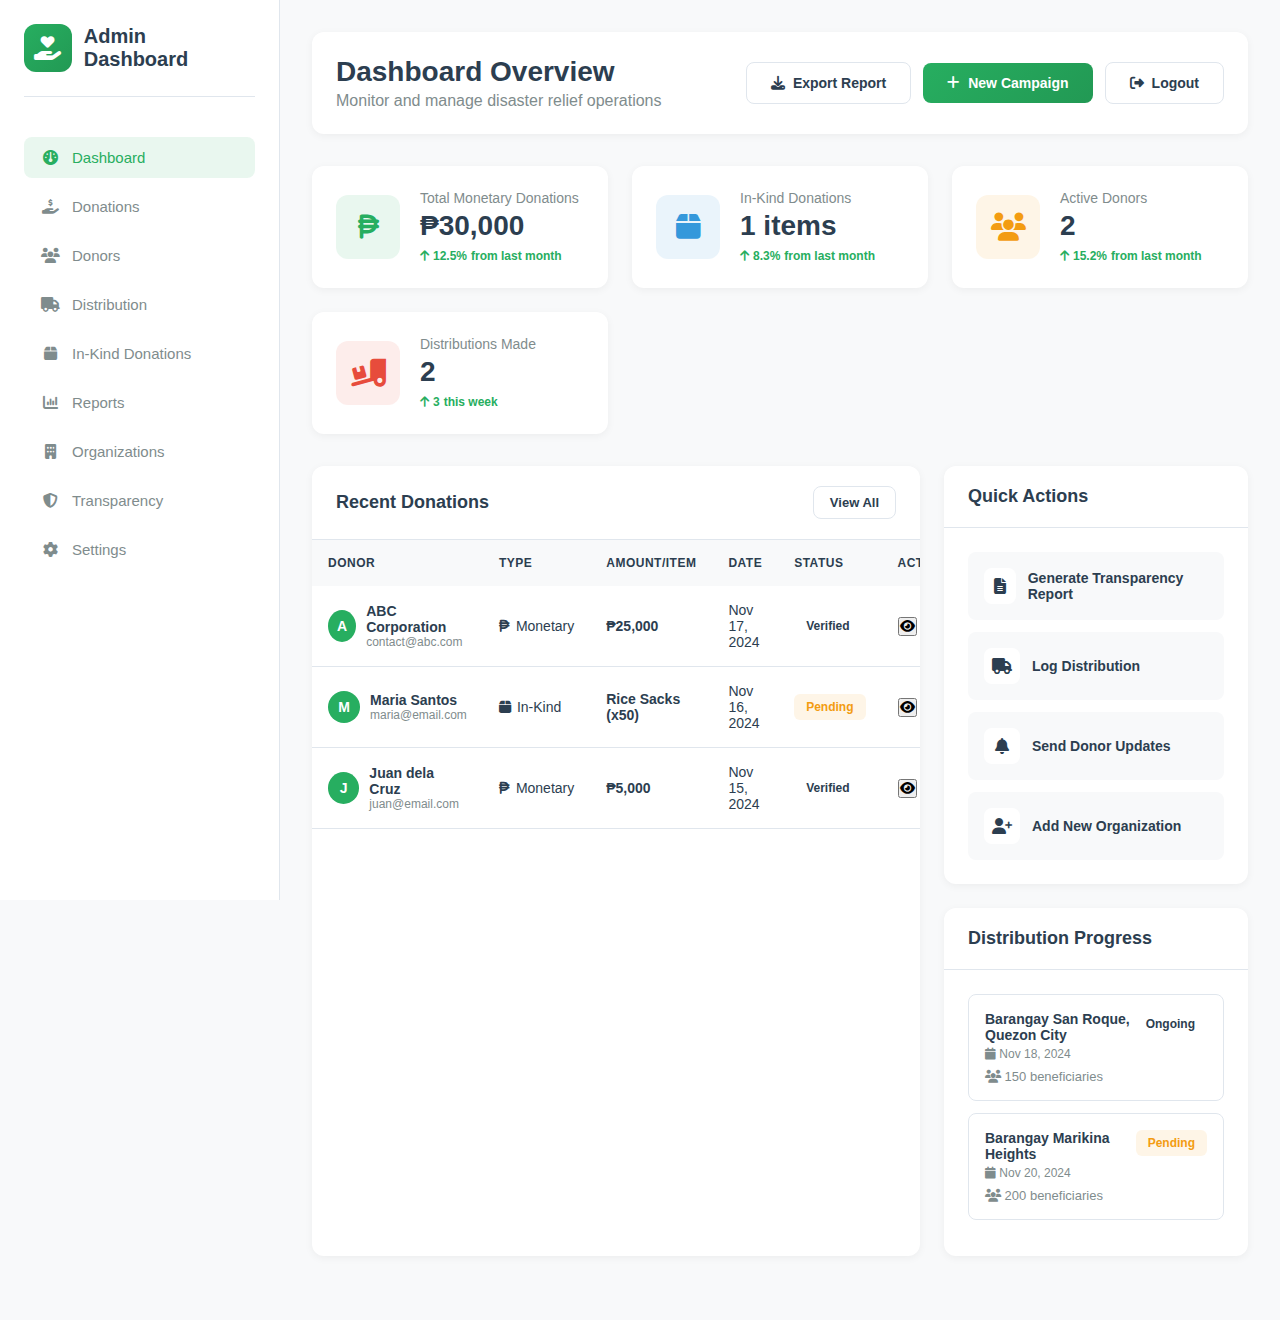
<file: admin-pages/admin.html>
<!DOCTYPE html>
<html lang="en">
<head>
  <meta charset="UTF-8">
  <meta name="viewport" content="width=device-width, initial-scale=1.0">
  <title>Admin Dashboard</title>
  <link rel="stylesheet" href="../assets/css/admin/admin.css">
  <link rel="stylesheet" href="https://cdnjs.cloudflare.com/ajax/libs/font-awesome/6.4.0/css/all.min.css">
</head>
<body>

  
  <aside class="sidebar">
    <div class="brand">
      <div class="brand-icon">
        <i class="fa-solid fa-hand-holding-heart"></i>
      </div>
      <h2 class="brand-name">Admin Dashboard</h2>
    </div>

    <nav class="side-nav">
      <ul>
        <li><a href="admin.html" class="nav-link active"><i class="fa-solid fa-gauge"></i> Dashboard</a></li>
        <li><a href="admin-donations.html" class="nav-link"><i class="fa-solid fa-hand-holding-dollar"></i> Donations</a></li>
        <li><a href="admin-donors.html" class="nav-link"><i class="fa-solid fa-users"></i> Donors</a></li>
        <li><a href="admin-distribution.html" class="nav-link"><i class="fa-solid fa-truck"></i> Distribution</a></li>
        <li><a href="admin-inkind.html" class="nav-link"><i class="fa-solid fa-box"></i> In-Kind Donations</a></li>
        <li><a href="admin-reports.html" class="nav-link"><i class="fa-solid fa-chart-column"></i> Reports</a></li>
        <li><a href="admin-organization.html" class="nav-link"><i class="fa-solid fa-building"></i> Organizations</a></li>
        <li><a href="#" class="nav-link"><i class="fa-solid fa-shield-halved"></i> Transparency</a></li>
        <li><a href="#" class="nav-link"><i class="fa-solid fa-gear"></i> Settings</a></li>
      </ul>
    </nav>
  </aside>

  <!-- Main Content -->
  <main>
    <header>
      <div>
        <h1>Dashboard Overview</h1>
        <p class="header-subtitle">Monitor and manage disaster relief operations</p>
      </div>
      <div class="header-actions">
        <button class="btn btn-outline" id="exportBtn">
          <i class="fa-solid fa-download"></i> Export Report
        </button>
        <button class="btn btn-primary" id="newCampaignBtn">
          <i class="fa-solid fa-plus"></i> New Campaign
        </button>
        <button class="btn btn-outline" id="logoutBtn">
          <i class="fa-solid fa-right-from-bracket"></i> Logout
        </button>
      </div>
    </header>

    
    <section class="stats-grid">
      <div class="stat-card">
        <div class="stat-icon green">
          <i class="fa-solid fa-peso-sign"></i>
        </div>
        <div class="stat-content">
          <div class="stat-label">Total Monetary Donations</div>
          <div class="stat-value" id="totalMonetary">₱0</div>
          <div class="stat-change positive">
            <i class="fa-solid fa-arrow-up"></i> <span id="monetaryChange">0%</span> from last month
          </div>
        </div>
      </div>

      <div class="stat-card">
        <div class="stat-icon blue">
          <i class="fa-solid fa-box"></i>
        </div>
        <div class="stat-content">
          <div class="stat-label">In-Kind Donations</div>
          <div class="stat-value" id="totalInKind">0 items</div>
          <div class="stat-change positive">
            <i class="fa-solid fa-arrow-up"></i> <span id="inKindChange">0%</span> from last month
          </div>
        </div>
      </div>

      <div class="stat-card">
        <div class="stat-icon yellow">
          <i class="fa-solid fa-users"></i>
        </div>
        <div class="stat-content">
          <div class="stat-label">Active Donors</div>
          <div class="stat-value" id="totalDonors">0</div>
          <div class="stat-change positive">
            <i class="fa-solid fa-arrow-up"></i> <span id="donorsChange">0%</span> from last month
          </div>
        </div>
      </div>

      <div class="stat-card">
        <div class="stat-icon red">
          <i class="fa-solid fa-truck-ramp-box"></i>
        </div>
        <div class="stat-content">
          <div class="stat-label">Distributions Made</div>
          <div class="stat-value" id="totalDistributions">0</div>
          <div class="stat-change positive">
            <i class="fa-solid fa-arrow-up"></i> <span id="distributionsChange">0</span> this week
          </div>
        </div>
      </div>
    </section>

    
    <div class="content-grid">
     
      <div class="card">
        <div class="card-header">
          <h3 class="card-title">Recent Donations</h3>
          <button class="btn btn-outline btn-small" id="viewAllDonationsBtn">View All</button>
        </div>
        <div class="table-wrapper">
          <table id="donationsTable">
            <thead>
              <tr>
                <th>Donor</th>
                <th>Type</th>
                <th>Amount/Item</th>
                <th>Date</th>
                <th>Status</th>
                <th>Action</th>
              </tr>
            </thead>
            <tbody id="donationsTableBody">
              <tr>
                <td colspan="6" class="empty-state">No donations yet</td>
              </tr>
            </tbody>
          </table>
        </div>
      </div>

     
      <div class="sidebar-content">
       
        <div class="card">
          <div class="card-header">
            <h3 class="card-title">Quick Actions</h3>
          </div>
          <div class="card-body">
            <div class="quick-actions">
              <button class="action-btn" id="generateReportBtn">
                <i class="fa-solid fa-file-lines"></i>
                <span>Generate Transparency Report</span>
              </button>
              <button class="action-btn" id="logDistributionBtn">
                <i class="fa-solid fa-truck"></i>
                <span>Log Distribution</span>
              </button>
              <button class="action-btn" id="sendUpdatesBtn">
                <i class="fa-solid fa-bell"></i>
                <span>Send Donor Updates</span>
              </button>
              <button class="action-btn" id="addOrganizationBtn">
                <i class="fa-solid fa-user-plus"></i>
                <span>Add New Organization</span>
              </button>
            </div>
          </div>
        </div>

       
        <div class="card">
          <div class="card-header">
            <h3 class="card-title">Distribution Progress</h3>
          </div>
          <div class="card-body" id="distributionProgress">
            <div class="empty-state">No active distributions</div>
          </div>
        </div>
      </div>
    </div>

  </main>

  <script src="../assets/js/admin/admin.js"></script>
</body>
</html>
</file>
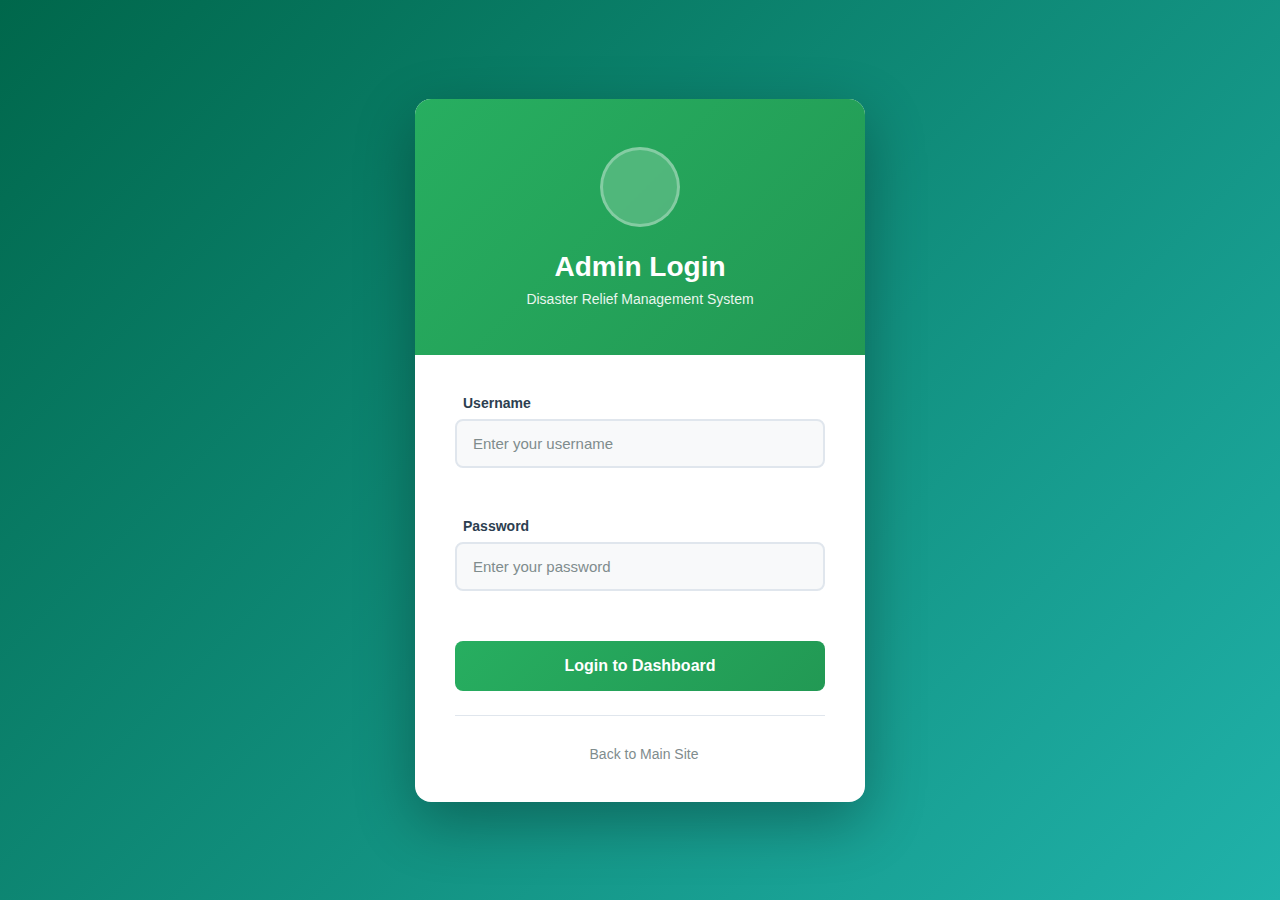
<file: admin-pages/admin_logIn.html>
<!DOCTYPE html>
<html lang="en">
<head>
    <meta charset="UTF-8">
    <meta name="viewport" content="width=device-width, initial-scale=1.0">
    <title>Admin Login - Bayanihan Relief</title>
    <link rel="stylesheet" href="../assets/css/admin/admin-login.css">
</head>
<body>
    <div class="login-container">
        <div class="login-card">
            <div class="login-header">
                <div class="logo-icon">
                    <i class="fas fa-shield-halved"></i>
                </div>
                <h1>Admin Login</h1>
                <p>Disaster Relief Management System</p>
            </div>

            <form class="login-form" id="adminLoginForm">
                <div class="form-group">
                    <label for="username">
                        <i class="fas fa-user"></i>
                        Username
                    </label>
                    <input 
                        type="text" 
                        id="username" 
                        name="username" 
                        placeholder="Enter your username"
                        required
                        autocomplete="username"
                    >
                    <span class="error-message" id="usernameError"></span>
                </div>

                <div class="form-group">
                    <label for="password">
                        <i class="fas fa-lock"></i>
                        Password
                    </label>
                    <div class="password-input-wrapper">
                        <input 
                            type="password" 
                            id="password" 
                            name="password" 
                            placeholder="Enter your password"
                            required
                            autocomplete="current-password"
                        >
                        <button type="button" class="toggle-password" id="togglePassword">
                            <i class="fas fa-eye"></i>
                        </button>
                    </div>
                    <span class="error-message" id="passwordError"></span>
                </div>

                <button type="submit" class="btn-login">
                    <span class="btn-text">Login to Dashboard</span>
                    <span class="btn-loader"><i class="fas fa-spinner fa-spin"></i></span>
                </button>

                <div class="login-footer">
                    <a href="../index.html" class="back-link">
                        <i class="fas fa-arrow-left"></i> Back to Main Site
                    </a>
                </div>
            </form>
        </div>
    </div>

    <script type="module">
        import { api } from '../assets/js/shared/api-client.js';
        
        document.getElementById('adminLoginForm').addEventListener('submit', async (e) => {
            e.preventDefault();
            
            const username = document.getElementById('username').value;
            const password = document.getElementById('password').value;
            const loginBtn = document.querySelector('.btn-login');
            const loginText = document.querySelector('.btn-text');
            const loginLoader = document.querySelector('.btn-loader');
            
            // Show loading state
            loginText.style.display = 'none';
            loginLoader.style.display = 'inline-block';
            loginBtn.disabled = true;
            
            try {
                const result = await api.login(username, password);
                
                if (result.success) {
                    // Store token and admin info
                    sessionStorage.setItem('adminToken', result.token);
                    sessionStorage.setItem('adminInfo', JSON.stringify(result.admin));
                    
                    // Redirect to admin dashboard
                    window.location.href = 'admin.html';
                }
            } catch (error) {
                document.getElementById('passwordError').textContent = error.message;
            } finally {
                // Reset loading state
                loginText.style.display = 'inline-block';
                loginLoader.style.display = 'none';
                loginBtn.disabled = false;
            }
        });
        
        // Toggle password visibility
        document.getElementById('togglePassword').addEventListener('click', function() {
            const passwordInput = document.getElementById('password');
            const icon = this.querySelector('i');
            
            if (passwordInput.type === 'password') {
                passwordInput.type = 'text';
                icon.classList.remove('fa-eye');
                icon.classList.add('fa-eye-slash');
            } else {
                passwordInput.type = 'password';
                icon.classList.remove('fa-eye-slash');
                icon.classList.add('fa-eye');
            }
        });
    </script>
</body>
</html>
</file>
<file: css/style.css>
* {
    margin: 0;
    padding: 0;
    box-sizing: border-box;
}

:root {
    --primary-red: #e74c3c;
    --primary-orange: #e67e22;
    --trust-blue: #3498db;
    --hope-green: #27ae60;
    --dark-blue: #1a1a2e;
    --dark-purple: #16213e;
    --accent-coral: #ff6b6b;
    --accent-teal: #4ecdc4;
    --light-gray: #ecf0f1;
    --white: #ffffff;
    --text-dark: #1a1a2e;
    --text-light: #7f8c8d;
    --error-red: #e74c3c;
    --success-green: #27ae60;
    --shadow: rgba(0, 0, 0, 0.1);
    --shadow-hover: rgba(0, 0, 0, 0.2);
}

body {
    font-family: 'Poppins', sans-serif;
    background: #f5f5f5;
    min-height: 100vh;
    display: flex;
    align-items: center;
    justify-content: center;
    position: relative;
    overflow-x: hidden;
}

body::before {
    content: '';
    position: absolute;
    top: 0;
    left: 0;
    right: 0;
    bottom: 0;
    background: linear-gradient(135deg, #00674b 0%, #20B2AA 100%);
    clip-path: polygon(0 0, 100% 0, 100% 50%, 0 80%);
    z-index: 0;
}

.container {
    position: relative;
    width: 100%;
    max-width: 1100px;
    display: flex;
    justify-content: center;
    align-items: center;
    z-index: 1;
    padding: 20px;
}

.background-overlay {
    display: none;
}

.form-container {
    background: var(--white);
    border-radius: 0;
    box-shadow: 0 30px 80px rgba(0, 0, 0, 0.15);
    padding: 0;
    width: 100%;
    max-width: 950px;
    display: grid;
    grid-template-columns: 45% 55%;
    min-height: 600px;
    position: relative;
    animation: slideIn 0.6s ease-out;
    transition: all 0.3s ease;
}

.form-container.hidden {
    display: none;
}

@keyframes slideIn {
    from {
        opacity: 0;
        transform: translateY(30px);
    }
    to {
        opacity: 1;
        transform: translateY(0);
    }
}

.logo-section {
    background: linear-gradient(135deg, #018749 0%, #17B169 100%);
    padding: 60px 40px;
    display: flex;
    flex-direction: column;
    align-items: center;
    justify-content: center;
    color: var(--white);
    position: relative;
    overflow: hidden;
}

.logo-section::before {
    content: '';
    position: absolute;
    top: -50%;
    right: -50%;
    width: 200%;
    height: 200%;
    background: radial-gradient(circle, rgba(255, 255, 255, 0.1) 0%, transparent 70%);
    animation: float 8s ease-in-out infinite;
}

@keyframes float {
    0%, 100% {
        transform: translate(0, 0);
    }
    50% {
        transform: translate(-20px, -20px);
    }
}

.logo-icon {
    width: 90px;
    height: 90px;
    background: rgba(255, 255, 255, 0.2);
    backdrop-filter: blur(10px);
    border-radius: 50%;
    display: flex;
    align-items: center;
    justify-content: center;
    margin-bottom: 30px;
    border: 3px solid rgba(255, 255, 255, 0.3);
    position: relative;
    z-index: 1;
}

.logo-icon i {
    font-size: 45px;
    color: var(--white);
}

.system-name {
    font-size: 36px;
    font-weight: 700;
    color: var(--white);
    margin-bottom: 10px;
    text-align: center;
    position: relative;
    z-index: 1;
}

.system-tagline {
    font-size: 15px;
    color: rgba(255, 255, 255, 0.9);
    font-weight: 300;
    text-align: center;
    max-width: 250px;
    line-height: 1.6;
    position: relative;
    z-index: 1;
}

.auth-form {
    width: 100%;
    padding: 60px 50px;
}

.form-title {
    font-size: 32px;
    font-weight: 700;
    color: var(--dark-blue);
    margin-bottom: 10px;
    letter-spacing: -0.5px;
}

.form-subtitle {
    font-size: 15px;
    color: var(--text-light);
    margin-bottom: 35px;
    font-weight: 400;
}

.form-group {
    margin-bottom: 20px;
}

.form-row {
    display: grid;
    grid-template-columns: 1fr 1fr;
    gap: 15px;
}

.form-group label {
    display: block;
    font-size: 14px;
    font-weight: 500;
    color: var(--text-dark);
    margin-bottom: 8px;
}

.form-group label i {
    margin-right: 6px;
    color: var(--trust-blue);
}

.form-group input,
.form-group select {
    width: 100%;
    padding: 14px 16px;
    border: 1px solid #ddd;
    border-radius: 6px;
    font-size: 14px;
    font-family: 'Poppins', sans-serif;
    transition: all 0.3s ease;
    background: #f8f9fa;
    color: var(--text-dark);
}

.form-group input:focus,
.form-group select:focus {
    outline: none;
    border-color: #006241;
    background: var(--white);
    box-shadow: 0 0 0 3px rgba(102, 126, 234, 0.1);
}

.form-group input::placeholder {
    color: #bdc3c7;
}

.password-input-wrapper {
    position: relative;
}

.password-input-wrapper input {
    padding-right: 45px;
}

.toggle-password {
    position: absolute;
    right: 12px;
    top: 50%;
    transform: translateY(-50%);
    background: none;
    border: none;
    color: var(--text-light);
    cursor: pointer;
    padding: 5px;
    transition: color 0.3s ease;
}

.toggle-password:hover {
    color: var(--trust-blue);
}

.error-message {
    display: block;
    color: var(--error-red);
    font-size: 12px;
    margin-top: 5px;
    min-height: 18px;
    font-weight: 500;
}

.form-options {
    display: flex;
    justify-content: space-between;
    align-items: center;
    margin-bottom: 25px;
}

.remember-me {
    display: flex;
    align-items: center;
    font-size: 14px;
    color: var(--text-dark);
    cursor: pointer;
}

.remember-me input {
    margin-right: 8px;
    cursor: pointer;
    width: auto;
}

.forgot-password {
    font-size: 14px;
    color: var(--trust-blue);
    text-decoration: none;
    font-weight: 500;
    transition: color 0.3s ease;
}

.forgot-password:hover {
    color: var(--primary-red);
    text-decoration: underline;
}

.checkbox-group {
    margin-bottom: 25px;
}

.checkbox-label {
    display: flex;
    align-items: flex-start;
    font-size: 14px;
    color: var(--text-dark);
    cursor: pointer;
}

.checkbox-label input {
    margin-right: 10px;
    margin-top: 3px;
    cursor: pointer;
    width: auto;
}

.terms-link {
    color: var(--trust-blue);
    text-decoration: none;
    font-weight: 500;
}

.terms-link:hover {
    text-decoration: underline;
}

.btn {
    width: 100%;
    padding: 16px;
    border: none;
    border-radius: 10px;
    font-size: 16px;
    font-weight: 600;
    font-family: 'Poppins', sans-serif;
    cursor: pointer;
    transition: all 0.3s ease;
    position: relative;
    overflow: hidden;
}

.btn-primary {
    background: linear-gradient(135deg, #3CB371 0%, #2E8B57 100%);
    color: var(--white);
    box-shadow: 0 4px 15px rgba(102, 126, 234, 0.4);
    position: relative;
    overflow: hidden;
}

.btn-primary::before {
    content: '';
    position: absolute;
    top: 0;
    left: -100%;
    width: 100%;
    height: 100%;
    background: linear-gradient(135deg, #4F7942 0%, #00674b 100%);
    transition: left 0.3s ease;
}

.btn-primary:hover::before {
    left: 0;
}

.btn-primary:hover {
    box-shadow: 0 6px 20px rgba(102, 126, 234, 0.5);
}

.btn-primary span {
    position: relative;
    z-index: 1;
}

.btn-secondary {
    background: linear-gradient(135deg, #4F7942 0%, #00674b 100%);
    color: var(--white);
}

.btn-secondary:hover {
    box-shadow: 0 6px 20px rgba(102, 126, 234, 0.4);
}

.btn-loader {
    display: none;
}

.btn.loading .btn-text {
    display: none;
}

.btn.loading .btn-loader {
    display: inline-block;
}

.form-footer {
    text-align: center;
    margin-top: 25px;
    font-size: 14px;
    color: var(--text-light);
}

.switch-form {
    color: var(--trust-blue);
    text-decoration: none;
    font-weight: 600;
    transition: color 0.3s ease;
}

.switch-form:hover {
    color: var(--primary-red);
    text-decoration: underline;
}

.success-modal {
    position: fixed;
    top: 0;
    left: 0;
    right: 0;
    bottom: 0;
    background: rgba(0, 0, 0, 0.7);
    display: flex;
    align-items: center;
    justify-content: center;
    z-index: 1000;
    animation: fadeIn 0.3s ease-in-out;
}

.success-modal.hidden {
    display: none;
}

.modal-content {
    background: var(--white);
    border-radius: 20px;
    padding: 50px 40px;
    text-align: center;
    max-width: 400px;
    width: 90%;
    animation: slideUp 0.4s ease-in-out;
}

@keyframes slideUp {
    from {
        opacity: 0;
        transform: translateY(50px);
    }
    to {
        opacity: 1;
        transform: translateY(0);
    }
}

.modal-icon {
    width: 80px;
    height: 80px;
    background: linear-gradient(135deg, var(--success-green), var(--hope-green));
    border-radius: 50%;
    display: flex;
    align-items: center;
    justify-content: center;
    margin: 0 auto 25px;
    animation: scaleIn 0.5s ease-in-out;
}

@keyframes scaleIn {
    0% {
        transform: scale(0);
    }
    50% {
        transform: scale(1.1);
    }
    100% {
        transform: scale(1);
    }
}

.modal-icon i {
    font-size: 45px;
    color: var(--white);
}

.modal-title {
    font-size: 28px;
    font-weight: 700;
    color: var(--text-dark);
    margin-bottom: 15px;
}

.modal-message {
    font-size: 16px;
    color: var(--text-light);
    margin-bottom: 30px;
    line-height: 1.6;
}

@media (max-width: 768px) {
    body::before {
        clip-path: polygon(0 0, 100% 0, 100% 30%, 0 50%);
    }

    .form-container {
        grid-template-columns: 1fr;
        max-width: 500px;
    }

    .logo-section {
        padding: 40px 30px;
    }

    .logo-icon {
        width: 70px;
        height: 70px;
    }

    .logo-icon i {
        font-size: 35px;
    }

    .system-name {
        font-size: 28px;
    }

    .auth-form {
        padding: 40px 30px;
    }

    .form-title {
        font-size: 26px;
    }

    .form-row {
        grid-template-columns: 1fr;
        gap: 0;
    }

    .modal-content {
        padding: 40px 30px;
    }
}

@media (max-width: 480px) {
    .container {
        padding: 10px;
    }

    .logo-section {
        padding: 35px 20px;
    }

    .logo-icon {
        width: 60px;
        height: 60px;
    }

    .logo-icon i {
        font-size: 30px;
    }

    .system-name {
        font-size: 24px;
    }

    .system-tagline {
        font-size: 13px;
    }

    .auth-form {
        padding: 35px 25px;
    }

    .form-title {
        font-size: 22px;
    }

    .form-options {
        flex-direction: column;
        align-items: flex-start;
        gap: 10px;
    }
}
</file>
<file: css/admin.css>
* {
  margin: 0;
  padding: 0;
  box-sizing: border-box;
}

:root {
  --primary-green: #27ae60;
  --dark-green: #229954;
  --trust-blue: #3498db;
  --light-gray: #f8f9fa;
  --white: #ffffff;
  --text-dark: #2c3e50;
  --text-light: #7f8c8d;
  --border-color: #e0e6ed;
  --danger-red: #e74c3c;
  --warning-yellow: #f39c12;
  --sidebar-width: 280px;
}

body {
  font-family: 'Segoe UI', Tahoma, Geneva, Verdana, sans-serif;
  background: var(--light-gray);
  color: var(--text-dark);
}

/* Sidebar */
.sidebar {
  position: fixed;
  top: 0;
  left: 0;
  width: var(--sidebar-width);
  height: 100vh;
  background: var(--white);
  border-right: 1px solid var(--border-color);
  padding: 24px;
  z-index: 1000;
  overflow-y: auto;
}

.brand {
  display: flex;
  align-items: center;
  gap: 12px;
  margin-bottom: 40px;
  padding-bottom: 24px;
  border-bottom: 1px solid var(--border-color);
}

.brand-icon {
  width: 48px;
  height: 48px;
  background: linear-gradient(135deg, var(--primary-green), var(--dark-green));
  border-radius: 12px;
  display: flex;
  align-items: center;
  justify-content: center;
  color: var(--white);
  font-size: 24px;
}

.brand-name {
  font-size: 20px;
  font-weight: 700;
  color: var(--text-dark);
}

.side-nav ul {
  list-style: none;
}

.side-nav li {
  margin-bottom: 8px;
}

.nav-link {
  display: flex;
  align-items: center;
  gap: 12px;
  padding: 12px 16px;
  color: var(--text-light);
  text-decoration: none;
  border-radius: 8px;
  transition: all 0.3s ease;
  font-size: 15px;
  font-weight: 500;
}

.nav-link:hover,
.nav-link.active {
  background: rgba(39, 174, 96, 0.1);
  color: var(--primary-green);
}

.nav-link i {
  width: 20px;
  text-align: center;
}

/* Main Content */
main {
  margin-left: var(--sidebar-width);
  padding: 32px;
  min-height: 100vh;
}

header {
  display: flex;
  justify-content: space-between;
  align-items: center;
  margin-bottom: 32px;
  background: var(--white);
  padding: 24px;
  border-radius: 12px;
  box-shadow: 0 2px 8px rgba(0, 0, 0, 0.05);
}

h1 {
  font-size: 28px;
  font-weight: 700;
  color: var(--text-dark);
}

.header-subtitle {
  color: var(--text-light);
  margin-top: 4px;
}

.header-actions {
  display: flex;
  gap: 12px;
  align-items: center;
}

.btn {
  padding: 12px 24px;
  border: none;
  border-radius: 8px;
  font-size: 14px;
  font-weight: 600;
  cursor: pointer;
  transition: all 0.3s ease;
  display: inline-flex;
  align-items: center;
  gap: 8px;
  text-decoration: none;
  font-family: 'Segoe UI', Tahoma, Geneva, Verdana, sans-serif;
}

.btn-primary {
  background: linear-gradient(135deg, var(--primary-green), var(--dark-green));
  color: var(--white);
}

.btn-primary:hover {
  transform: translateY(-2px);
  box-shadow: 0 4px 12px rgba(39, 174, 96, 0.3);
}

.btn-outline {
  background: transparent;
  color: var(--text-dark);
  border: 1px solid var(--border-color);
}

.btn-outline:hover {
  background: var(--light-gray);
}

.btn-small {
  padding: 8px 16px;
  font-size: 13px;
}

/* Stats Grid */
.stats-grid {
  display: grid;
  grid-template-columns: repeat(auto-fit, minmax(280px, 1fr));
  gap: 24px;
  margin-bottom: 32px;
}

.stat-card {
  background: var(--white);
  padding: 24px;
  border-radius: 12px;
  box-shadow: 0 2px 8px rgba(0, 0, 0, 0.05);
  display: flex;
  align-items: center;
  gap: 20px;
  transition: transform 0.3s ease, box-shadow 0.3s ease;
}

.stat-card:hover {
  transform: translateY(-4px);
  box-shadow: 0 8px 24px rgba(0, 0, 0, 0.1);
}

.stat-icon {
  width: 64px;
  height: 64px;
  border-radius: 12px;
  display: flex;
  align-items: center;
  justify-content: center;
  font-size: 28px;
  flex-shrink: 0;
}

.stat-icon.green {
  background: rgba(39, 174, 96, 0.1);
  color: var(--primary-green);
}

.stat-icon.blue {
  background: rgba(52, 152, 219, 0.1);
  color: var(--trust-blue);
}

.stat-icon.yellow {
  background: rgba(243, 156, 18, 0.1);
  color: var(--warning-yellow);
}

.stat-icon.red {
  background: rgba(231, 76, 60, 0.1);
  color: var(--danger-red);
}

.stat-content {
  flex: 1;
}

.stat-label {
  font-size: 14px;
  color: var(--text-light);
  margin-bottom: 4px;
}

.stat-value {
  font-size: 28px;
  font-weight: 700;
  color: var(--text-dark);
  margin-bottom: 4px;
}

.stat-change {
  font-size: 12px;
  font-weight: 600;
  display: inline-flex;
  align-items: center;
  gap: 4px;
}

.stat-change.positive {
  color: var(--primary-green);
}

.stat-change.negative {
  color: var(--danger-red);
}

/* Content Sections */
.content-grid {
  display: grid;
  grid-template-columns: 2fr 1fr;
  gap: 24px;
  margin-bottom: 32px;
}

.sidebar-content {
  display: flex;
  flex-direction: column;
  gap: 24px;
}

.card {
  background: var(--white);
  border-radius: 12px;
  box-shadow: 0 2px 8px rgba(0, 0, 0, 0.05);
  overflow: hidden;
}

.card-header {
  padding: 20px 24px;
  border-bottom: 1px solid var(--border-color);
  display: flex;
  justify-content: space-between;
  align-items: center;
}

.card-title {
  font-size: 18px;
  font-weight: 700;
  color: var(--text-dark);
}

.card-body {
  padding: 24px;
}

/* Table */
.table-wrapper {
  overflow-x: auto;
}

table {
  width: 100%;
  border-collapse: collapse;
}

thead {
  background: var(--light-gray);
}

th,
td {
  padding: 16px;
  text-align: left;
  font-size: 14px;
}

th {
  font-weight: 600;
  color: var(--text-dark);
  text-transform: uppercase;
  font-size: 12px;
  letter-spacing: 0.5px;
}

tbody tr {
  border-bottom: 1px solid var(--border-color);
  transition: background 0.2s ease;
}

tbody tr:hover {
  background: var(--light-gray);
}

.empty-state {
  text-align: center;
  color: var(--text-light);
  padding: 40px 20px;
  font-style: italic;
}

.status-badge {
  padding: 6px 12px;
  border-radius: 6px;
  font-size: 12px;
  font-weight: 600;
  display: inline-block;
}

.status-badge.received {
  background: rgba(39, 174, 96, 0.1);
  color: var(--primary-green);
}

.status-badge.pending {
  background: rgba(243, 156, 18, 0.1);
  color: var(--warning-yellow);
}

.status-badge.distributed {
  background: rgba(52, 152, 219, 0.1);
  color: var(--trust-blue);
}

/* Quick Actions */
.quick-actions {
  display: flex;
  flex-direction: column;
  gap: 12px;
}

.action-btn {
  width: 100%;
  padding: 16px;
  background: var(--light-gray);
  border: none;
  border-radius: 8px;
  display: flex;
  align-items: center;
  gap: 12px;
  cursor: pointer;
  transition: all 0.3s ease;
  text-align: left;
  font-size: 14px;
  font-weight: 600;
  color: var(--text-dark);
  font-family: 'Segoe UI', Tahoma, Geneva, Verdana, sans-serif;
}

.action-btn:hover {
  background: var(--primary-green);
  color: var(--white);
  transform: translateX(4px);
}

.action-btn i {
  width: 36px;
  height: 36px;
  background: var(--white);
  border-radius: 8px;
  display: flex;
  align-items: center;
  justify-content: center;
  font-size: 16px;
}

.action-btn:hover i {
  background: rgba(255, 255, 255, 0.2);
}

/* Distribution Progress */
.distribution-item {
  margin-bottom: 20px;
}

.distribution-item:last-child {
  margin-bottom: 0;
}

.distribution-header {
  display: flex;
  justify-content: space-between;
  margin-bottom: 8px;
}

.distribution-location {
  font-weight: 600;
  color: var(--text-dark);
}

.distribution-percentage {
  font-weight: 600;
  color: var(--primary-green);
}

.progress-bar {
  height: 8px;
  background: var(--light-gray);
  border-radius: 4px;
  overflow: hidden;
}

.progress-fill {
  height: 100%;
  background: linear-gradient(90deg, var(--primary-green), var(--dark-green));
  border-radius: 4px;
  transition: width 0.3s ease;
}

/* Responsive */
@media (max-width: 1200px) {
  .content-grid {
    grid-template-columns: 1fr;
  }
}

@media (max-width: 768px) {
  .sidebar {
    transform: translateX(-100%);
  }

  main {
    margin-left: 0;
    padding: 16px;
  }

  .stats-grid {
    grid-template-columns: 1fr;
  }

  header {
    flex-direction: column;
    gap: 16px;
    align-items: flex-start;
  }

  .header-actions {
    width: 100%;
    flex-wrap: wrap;
  }

  h1 {
    font-size: 24px;
  }
}
</file>
<file: assets/css/style.css>
* {
    margin: 0;
    padding: 0;
    box-sizing: border-box;
}

:root {
    --primary-blue: #3498db;
    --primary-green: #27ae60;
    --trust-blue: #2980b9;
    --light-blue: #ecf8ff;
    --white: #ffffff;
    --light-gray: #f8f9fa;
    --text-dark: #2c3e50;
    --text-light: #7f8c8d;
    --border-color: #e0e6ed;
}

body {
    font-family: 'Poppins', sans-serif;
    background: var(--white);
    color: var(--text-dark);
    line-height: 1.6;
    overflow-x: hidden;
}

html {
    scroll-behavior: smooth;
}

.container {
    max-width: 1200px;
    margin: 0 auto;
    padding: 0 24px;
}

/* Navigation */
.navbar {
    position: fixed;
    top: 0;
    left: 0;
    right: 0;
    background: rgba(255, 255, 255, 0.95);
    backdrop-filter: blur(10px);
    border-bottom: 1px solid var(--border-color);
    z-index: 1000;
    transition: all 0.3s ease;
}

.navbar.scrolled {
    box-shadow: 0 2px 10px rgba(0, 0, 0, 0.1);
}

.nav-container {
    max-width: 1400px;
    margin: 0 auto;
    padding: 0 48px;
    height: 80px;
    display: flex;
    align-items: center;
    justify-content: space-between;
}

.nav-brand {
    display: flex;
    align-items: center;
    gap: 12px;
}

.brand-icon {
    width: 40px;
    height: 40px;
    background: var(--primary-green);
    border-radius: 50%;
    display: flex;
    align-items: center;
    justify-content: center;
    color: var(--white);
}

.brand-icon i {
    font-size: 20px;
}

.brand-name {
    font-size: 20px;
    font-weight: 700;
    color: var(--text-dark);
}

.nav-menu {
    display: flex;
    gap: 32px;
}

.nav-link {
    color: var(--text-light);
    text-decoration: none;
    font-size: 14px;
    font-weight: 500;
    transition: color 0.3s ease;
    cursor: pointer;
}

.nav-link:hover {
    color: var(--text-dark);
}

.nav-toggle {
    display: none;
    background: none;
    border: none;
    font-size: 24px;
    color: var(--text-dark);
    cursor: pointer;
}

/* Buttons */
.btn {
    padding: 12px 24px;
    border-radius: 8px;
    font-size: 14px;
    font-weight: 600;
    cursor: pointer;
    transition: all 0.3s ease;
    border: none;
    font-family: 'Poppins', sans-serif;
    display: inline-flex;
    align-items: center;
    gap: 8px;
    text-decoration: none;
}

.btn-primary {
    background: linear-gradient(135deg, #27ae60, #229954);
    color: var(--white);
    box-shadow: 0 4px 12px rgba(39, 174, 96, 0.3);
}

.btn-primary:hover {
    transform: translateY(-2px);
    box-shadow: 0 6px 20px rgba(39, 174, 96, 0.4);
}

.btn-secondary {
    background: var(--white);
    color: var(--primary-green);
    box-shadow: 0 4px 12px rgba(0, 0, 0, 0.1);
}

.btn-secondary:hover {
    transform: translateY(-2px);
    box-shadow: 0 6px 20px rgba(0, 0, 0, 0.15);
}

.btn-outline {
    background: transparent;
    color: var(--primary-blue);
    border: 2px solid var(--primary-blue);
}

.btn-outline:hover {
    background: var(--primary-blue);
    color: var(--white);
}

.btn-large {
    padding: 18px 36px;
    font-size: 16px;
}

/* Hero Section */
.hero-section {
    min-height: 100vh;
    display: flex;
    align-items: center;
    justify-content: center;
    position: relative;
    background: linear-gradient(135deg, rgba(52, 152, 219, 0.05) 0%, rgba(236, 248, 255, 0.8) 100%);
    padding-top: 80px;
}

.hero-overlay {
    position: absolute;
    inset: 0;
    background: radial-gradient(circle at 30% 50%, rgba(52, 152, 219, 0.1), transparent 50%);
}

.hero-content {
    position: relative;
    text-align: center;
    padding: 80px 24px;
    max-width: 1200px;
    margin: 0 auto;
}

.hero-badge {
    display: inline-flex;
    align-items: center;
    gap: 8px;
    padding: 10px 20px;
    background: rgba(52, 152, 219, 0.1);
    backdrop-filter: blur(4px);
    border-radius: 50px;
    margin-bottom: 32px;
}

.hero-badge i {
    color: var(--primary-green);
}

.hero-badge span {
    font-size: 14px;
    font-weight: 500;
    color: var(--text-dark);
}

.hero-title {
    font-size: 72px;
    font-weight: 700;
    color: var(--text-dark);
    margin-bottom: 24px;
    line-height: 1.1;
}

.hero-subtitle {
    font-size: 22px;
    color: var(--text-light);
    margin-bottom: 48px;
    max-width: 800px;
    margin-left: auto;
    margin-right: auto;
    line-height: 1.6;
}

.hero-buttons {
    display: flex;
    gap: 16px;
    justify-content: center;
    flex-wrap: wrap;
    margin-bottom: 80px;
}

.hero-stats {
    display: grid;
    grid-template-columns: repeat(3, 1fr);
    gap: 24px;
    max-width: 900px;
    margin: 0 auto;
}

.stat-card {
    background: var(--white);
    padding: 32px;
    border-radius: 12px;
    box-shadow: 0 2px 12px rgba(0, 0, 0, 0.08);
    transition: transform 0.3s ease, box-shadow 0.3s ease;
}

.stat-card:hover {
    transform: translateY(-4px);
    box-shadow: 0 8px 24px rgba(0, 0, 0, 0.12);
}

.stat-icon {
    font-size: 32px;
    color: var(--primary-green);
    margin-bottom: 16px;
}

.stat-label {
    font-size: 22px;
    font-weight: 700;
    color: var(--text-dark);
    margin-bottom: 4px;
}

.stat-value {
    font-size: 14px;
    color: var(--text-light);
}

/* Mission Section */
.mission-section {
    padding: 96px 0;
    background: var(--light-gray);
}

.section-header {
    text-align: center;
    margin-bottom: 64px;
}

.section-title {
    font-size: 48px;
    font-weight: 700;
    color: var(--text-dark);
    margin-bottom: 16px;
}

.section-subtitle {
    font-size: 18px;
    color: var(--text-light);
    max-width: 700px;
    margin: 0 auto;
}

.mission-grid {
    display: grid;
    grid-template-columns: repeat(3, 1fr);
    gap: 32px;
}

.mission-card {
    background: var(--white);
    padding: 40px;
    border-radius: 12px;
    box-shadow: 0 2px 12px rgba(0, 0, 0, 0.08);
    transition: transform 0.3s ease, box-shadow 0.3s ease;
}

.mission-card:hover {
    transform: translateY(-4px);
    box-shadow: 0 8px 24px rgba(0, 0, 0, 0.12);
}

.mission-icon {
    width: 64px;
    height: 64px;
    background: rgba(39, 174, 96, 0.1);
    border-radius: 50%;
    display: flex;
    align-items: center;
    justify-content: center;
    margin-bottom: 24px;
}

.mission-icon i {
    font-size: 32px;
    color: var(--primary-green);
}

.mission-title {
    font-size: 20px;
    font-weight: 600;
    color: var(--text-dark);
    margin-bottom: 12px;
}

.mission-description {
    color: var(--text-light);
    line-height: 1.7;
}

/* How It Works Section */
.how-it-works-section {
    padding: 96px 0;
}

.steps-container {
    max-width: 1000px;
    margin: 0 auto;
}

.step {
    display: grid;
    grid-template-columns: 120px 1fr;
    gap: 48px;
    align-items: flex-start;
    margin-bottom: 64px;
}

.step-number {
    width: 80px;
    height: 80px;
    background: var(--primary-green);
    color: var(--white);
    border-radius: 50%;
    display: flex;
    align-items: center;
    justify-content: center;
    font-size: 28px;
    font-weight: 700;
}

.step-title {
    font-size: 28px;
    font-weight: 700;
    color: var(--text-dark);
    margin-bottom: 16px;
}

.step-description {
    font-size: 18px;
    color: var(--text-light);
    margin-bottom: 24px;
    line-height: 1.7;
}

.step-features {
    list-style: none;
}

.step-features li {
    display: flex;
    align-items: center;
    gap: 12px;
    margin-bottom: 12px;
    color: var(--text-dark);
}

.step-features i {
    color: var(--primary-green);
    font-size: 18px;
}

/* Why Support Section (formerly Impact) */
.impact-section {
    padding: 96px 0;
    background: var(--light-gray);
}

.impact-grid {
    display: grid;
    grid-template-columns: repeat(3, 1fr);
    gap: 24px;
}

.impact-stat {
    background: var(--white);
    padding: 40px;
    border-radius: 12px;
    text-align: center;
    box-shadow: 0 2px 12px rgba(0, 0, 0, 0.08);
    transition: transform 0.3s ease, box-shadow 0.3s ease;
}

.impact-stat:hover {
    transform: translateY(-4px);
    box-shadow: 0 8px 24px rgba(0, 0, 0, 0.12);
}

.impact-icon {
    font-size: 48px;
    color: var(--primary-green);
    margin-bottom: 16px;
}

.impact-icon i {
    font-size: 48px;
}

.impact-label {
    font-size: 18px;
    font-weight: 600;
    color: var(--text-dark);
    margin-bottom: 4px;
}

.impact-detail {
    font-size: 14px;
    color: var(--text-light);
}

/* Donation Options Section */
.donation-options-section {
    padding: 96px 0;
    background: var(--white);
}

.donation-header {
    text-align: center;
    margin-bottom: 48px;
}

.donation-cards {
    display: grid;
    grid-template-columns: repeat(3, 1fr);
    gap: 32px;
}

.donation-card {
    background: var(--white);
    padding: 40px;
    border-radius: 16px;
    box-shadow: 0 2px 12px rgba(0, 0, 0, 0.08);
    text-align: center;
    transition: transform 0.3s ease, box-shadow 0.3s ease;
}

.donation-card:hover {
    transform: translateY(-4px);
    box-shadow: 0 8px 24px rgba(0, 0, 0, 0.12);
}

.donation-amount {
    font-size: 28px;
    font-weight: 700;
    color: var(--primary-green);
    margin-bottom: 16px;
}

.donation-description {
    font-size: 16px;
    color: var(--text-light);
    margin-bottom: 24px;
    line-height: 1.6;
}

.donation-btn {
    width: 100%;
    padding: 14px 0;
    font-size: 16px;
    border-radius: 10px;
    justify-content: center;
}

/* Payment Methods Section */
.payment-methods-section {
    padding: 96px 0;
    background: var(--light-gray);
}

.payment-header {
    text-align: center;
    margin-bottom: 48px;
}

.payment-grid {
    display: grid;
    grid-template-columns: repeat(2, 1fr);
    gap: 32px;
    max-width: 800px;
    margin: 0 auto;
}

.payment-card {
    background: var(--white);
    padding: 40px;
    border-radius: 16px;
    box-shadow: 0 2px 12px rgba(0, 0, 0, 0.08);
    text-align: center;
    transition: transform 0.3s ease, box-shadow 0.3s ease;
}

.payment-card:hover {
    transform: translateY(-4px);
    box-shadow: 0 8px 24px rgba(0, 0, 0, 0.12);
}

.payment-title {
    font-size: 22px;
    font-weight: 700;
    color: var(--text-dark);
    margin-bottom: 12px;
}

.payment-text {
    font-size: 15px;
    color: var(--text-light);
    margin-bottom: 20px;
}

.qr-placeholder {
    width: 240px;
    height: 240px;
    margin: 0 auto 16px;
    background: var(--light-gray);
    border-radius: 12px;
    display: flex;
    flex-direction: column;
    align-items: center;
    justify-content: center;
    gap: 12px;
    border: 2px dashed var(--border-color);
}

.qr-placeholder i {
    font-size: 64px;
    color: var(--text-light);
}

.qr-placeholder p {
    font-size: 14px;
    color: var(--text-light);
    margin: 0;
}

/* CTA Section */
.cta-section {
    padding: 96px 0;
    background: linear-gradient(135deg, var(--primary-green), #229954);
    position: relative;
    overflow: hidden;
}

.cta-overlay {
    position: absolute;
    inset: 0;
    background: radial-gradient(circle at 70% 50%, rgba(255, 255, 255, 0.1), transparent 50%);
}

.cta-content {
    position: relative;
    text-align: center;
}

.cta-title {
    font-size: 48px;
    font-weight: 700;
    color: var(--white);
    margin-bottom: 24px;
}

.cta-subtitle {
    font-size: 20px;
    color: rgba(255, 255, 255, 0.9);
    margin-bottom: 32px;
    line-height: 1.6;
}

.cta-buttons {
    display: flex;
    gap: 16px;
    justify-content: center;
    flex-wrap: wrap;
    margin-bottom: 32px;
}

.cta-trust {
    display: flex;
    align-items: center;
    justify-content: center;
    gap: 16px;
    color: rgba(255, 255, 255, 0.8);
    font-size: 14px;
}

.trust-item {
    display: flex;
    align-items: center;
    gap: 8px;
}

.trust-divider {
    width: 4px;
    height: 4px;
    background: rgba(255, 255, 255, 0.5);
    border-radius: 50%;
}

/* Footer */
.footer {
    background: var(--light-gray);
    border-top: 1px solid var(--border-color);
    padding: 48px 0;
}

.footer-grid {
    display: grid;
    grid-template-columns: 2fr 1fr 1.5fr;
    gap: 48px;
    margin-bottom: 32px;
}

.footer-brand {
    display: flex;
    align-items: center;
    gap: 12px;
    margin-bottom: 16px;
}

.footer-description {
    color: var(--text-light);
    margin-bottom: 16px;
    line-height: 1.7;
}

.social-links {
    display: flex;
    gap: 12px;
}

.social-link {
    width: 40px;
    height: 40px;
    background: var(--white);
    border-radius: 50%;
    display: flex;
    align-items: center;
    justify-content: center;
    color: var(--text-light);
    text-decoration: none;
    transition: all 0.3s ease;
}

.social-link:hover {
    background: var(--primary-green);
    color: var(--white);
    transform: translateY(-2px);
}

.footer-heading {
    font-size: 18px;
    font-weight: 600;
    color: var(--text-dark);
    margin-bottom: 16px;
}

.footer-links {
    list-style: none;
}

.footer-links li {
    margin-bottom: 8px;
}

.footer-links a {
    color: var(--text-light);
    text-decoration: none;
    transition: color 0.3s ease;
}

.footer-links a:hover {
    color: var(--text-dark);
}

.footer-text {
    color: var(--text-light);
    margin-bottom: 16px;
}

.newsletter-form {
    display: flex;
    gap: 8px;
}

.newsletter-input {
    flex: 1;
    padding: 12px 16px;
    border: 1px solid var(--border-color);
    border-radius: 8px;
    font-family: 'Poppins', sans-serif;
    font-size: 14px;
    background: var(--white);
}

.newsletter-input:focus {
    outline: none;
    border-color: var(--primary-green);
}

.footer-bottom {
    padding-top: 32px;
    border-top: 1px solid var(--border-color);
    text-align: center;
    color: var(--text-light);
    font-size: 14px;
}

/* Responsive */
@media (max-width: 1024px) {
    .hero-title {
        font-size: 56px;
    }

    .mission-grid {
        grid-template-columns: 1fr;
    }

    .impact-grid {
        grid-template-columns: repeat(2, 1fr);
    }
}

@media (max-width: 768px) {
    .nav-container {
        padding: 0 24px;
    }

    .nav-menu {
        position: absolute;
        top: 80px;
        left: 0;
        right: 0;
        background: var(--white);
        flex-direction: column;
        padding: 24px;
        box-shadow: 0 4px 12px rgba(0, 0, 0, 0.1);
        display: none;
    }

    .nav-menu.active {
        display: flex;
    }

    .nav-actions {
        display: none;
    }

    .nav-toggle {
        display: block;
    }

    .hero-title {
        font-size: 40px;
    }

    .hero-subtitle {
        font-size: 18px;
    }

    .hero-stats {
        grid-template-columns: 1fr;
    }

    .section-title {
        font-size: 36px;
    }

    .footer-grid {
        grid-template-columns: 1fr;
    }

    .impact-grid {
        grid-template-columns: 1fr;
    }

    .donation-cards {
        grid-template-columns: 1fr;
    }

    .payment-grid {
        grid-template-columns: 1fr;
    }

    .cta-title {
        font-size: 36px;
    }

    .step {
        grid-template-columns: 1fr;
    }
}
</file>
<file: assets/css/donate-style.css>
/* Donation Page Specific Styles */

.donate-page {
    min-height: 100vh;
    background: linear-gradient(135deg, rgba(52, 152, 219, 0.05) 0%, rgba(236, 248, 255, 0.8) 100%);
    padding: 120px 24px 60px;
}

.donate-container {
    max-width: 800px;
    margin: 0 auto;
}

/* Progress Steps */
.progress-steps {
    display: flex;
    align-items: center;
    justify-content: center;
    margin-bottom: 48px;
    padding: 0 24px;
}

.step {
    display: flex;
    flex-direction: column;
    align-items: center;
    gap: 8px;
}

.step-circle {
    width: 50px;
    height: 50px;
    border-radius: 50%;
    background: var(--white);
    border: 3px solid var(--border-color);
    display: flex;
    align-items: center;
    justify-content: center;
    font-weight: 700;
    font-size: 18px;
    color: var(--text-light);
    transition: all 0.3s ease;
}

.step.active .step-circle {
    background: var(--primary-green);
    border-color: var(--primary-green);
    color: var(--white);
}

.step-label {
    font-size: 14px;
    font-weight: 500;
    color: var(--text-light);
}

.step.active .step-label {
    color: var(--primary-green);
}

.step-line {
    width: 100px;
    height: 3px;
    background: var(--border-color);
    margin: 0 16px;
}

/* Donate Steps */
.donate-step {
    background: var(--white);
    border-radius: 16px;
    padding: 48px;
    box-shadow: 0 4px 24px rgba(0, 0, 0, 0.08);
}

.donate-step.hidden {
    display: none;
}

.donate-title {
    font-size: 36px;
    font-weight: 700;
    color: var(--text-dark);
    margin-bottom: 12px;
    text-align: center;
}

.donate-subtitle {
    font-size: 16px;
    color: var(--text-light);
    text-align: center;
    margin-bottom: 40px;
}

/* Amount Selection */
.amount-options {
    display: grid;
    grid-template-columns: repeat(2, 1fr);
    gap: 16px;
    margin-bottom: 32px;
}

.amount-btn {
    background: var(--white);
    border: 2px solid var(--border-color);
    border-radius: 12px;
    padding: 24px;
    cursor: pointer;
    transition: all 0.3s ease;
    display: flex;
    flex-direction: column;
    gap: 8px;
    text-align: left;
}

.amount-btn:hover {
    border-color: var(--primary-green);
    background: rgba(39, 174, 96, 0.05);
    transform: translateY(-2px);
}

.amount-btn.selected {
    border-color: var(--primary-green);
    background: rgba(39, 174, 96, 0.1);
}

.amount-value {
    font-size: 24px;
    font-weight: 700;
    color: var(--primary-green);
}

.amount-desc {
    font-size: 14px;
    color: var(--text-light);
}

/* Custom Amount */
.custom-amount {
    margin-bottom: 32px;
}

.custom-amount label {
    display: block;
    font-size: 14px;
    font-weight: 500;
    color: var(--text-dark);
    margin-bottom: 12px;
}

.input-group {
    display: flex;
    align-items: center;
    border: 2px solid var(--border-color);
    border-radius: 8px;
    overflow: hidden;
    transition: border-color 0.3s ease;
}

.input-group:focus-within {
    border-color: var(--primary-green);
}

.input-prefix {
    padding: 14px 16px;
    background: var(--light-gray);
    font-weight: 600;
    color: var(--text-dark);
}

.input-group input {
    flex: 1;
    border: none;
    padding: 14px 16px;
    font-size: 16px;
    font-family: 'Poppins', sans-serif;
    outline: none;
}

/* Donation Summary */
.donation-summary {
    background: var(--light-blue);
    border-radius: 12px;
    padding: 24px;
    margin-bottom: 32px;
    display: flex;
    justify-content: space-between;
    align-items: center;
}

.donation-summary.large {
    flex-direction: column;
    gap: 12px;
}

.summary-row {
    display: flex;
    justify-content: space-between;
    width: 100%;
    align-items: center;
}

.summary-label {
    font-size: 14px;
    color: var(--text-light);
}

.summary-amount {
    font-size: 32px;
    font-weight: 700;
    color: var(--primary-green);
}

.summary-donor {
    font-size: 14px;
    color: var(--text-light);
    width: 100%;
}

/* Form Styles */
.donor-form {
    margin-bottom: 32px;
}

.form-row {
    display: grid;
    grid-template-columns: repeat(2, 1fr);
    gap: 16px;
    margin-bottom: 16px;
}

.form-group {
    margin-bottom: 16px;
}

.form-group label {
    display: block;
    font-size: 14px;
    font-weight: 500;
    color: var(--text-dark);
    margin-bottom: 8px;
}

.form-group input,
.form-group textarea {
    width: 100%;
    padding: 12px 16px;
    border: 2px solid var(--border-color);
    border-radius: 8px;
    font-size: 14px;
    font-family: 'Poppins', sans-serif;
    transition: border-color 0.3s ease;
}

.form-group input:focus,
.form-group textarea:focus {
    outline: none;
    border-color: var(--primary-green);
}

.form-checkbox {
    display: flex;
    align-items: center;
    gap: 8px;
    margin-bottom: 24px;
}

.form-checkbox input[type="checkbox"] {
    width: 18px;
    height: 18px;
    cursor: pointer;
}

.form-checkbox label {
    font-size: 14px;
    color: var(--text-dark);
    cursor: pointer;
}

/* Payment Methods */
.payment-heading {
    font-size: 20px;
    font-weight: 600;
    color: var(--text-dark);
    margin-bottom: 24px;
}

.payment-options {
    display: flex;
    flex-direction: column;
    gap: 12px;
    margin-bottom: 32px;
}

.payment-option {
    position: relative;
}

.payment-option input[type="radio"] {
    position: absolute;
    opacity: 0;
}

.payment-label {
    display: flex;
    align-items: center;
    gap: 16px;
    padding: 20px;
    border: 2px solid var(--border-color);
    border-radius: 12px;
    cursor: pointer;
    transition: all 0.3s ease;
}

.payment-label:hover {
    border-color: var(--primary-green);
    background: rgba(39, 174, 96, 0.05);
}

.payment-option input[type="radio"]:checked + .payment-label {
    border-color: var(--primary-green);
    background: rgba(39, 174, 96, 0.1);
}

.payment-icon {
    width: 50px;
    height: 50px;
    background: rgba(39, 174, 96, 0.1);
    border-radius: 50%;
    display: flex;
    align-items: center;
    justify-content: center;
    font-size: 24px;
    color: var(--primary-green);
}

.payment-info {
    flex: 1;
}

.payment-name {
    font-size: 18px;
    font-weight: 600;
    color: var(--text-dark);
    margin-bottom: 4px;
}

.payment-desc {
    font-size: 14px;
    color: var(--text-light);
}

.payment-arrow {
    color: var(--text-light);
}

/* QR Section */
.qr-section {
    margin-top: 32px;
}

.qr-section.hidden {
    display: none;
}

.qr-container {
    background: var(--light-gray);
    border-radius: 12px;
    padding: 32px;
    text-align: center;
    margin-bottom: 24px;
}

.qr-title {
    font-size: 20px;
    font-weight: 600;
    color: var(--text-dark);
    margin-bottom: 24px;
}

.qr-code {
    width: 300px;
    height: 300px;
    margin: 0 auto 24px;
    background: var(--white);
    border-radius: 12px;
    display: flex;
    flex-direction: column;
    align-items: center;
    justify-content: center;
    gap: 12px;
    border: 2px dashed var(--border-color);
}

.qr-code i {
    font-size: 80px;
    color: var(--text-light);
}

.qr-code p {
    font-size: 14px;
    color: var(--text-light);
    margin: 0;
}

.qr-instructions {
    font-size: 14px;
    color: var(--text-dark);
    line-height: 1.8;
    text-align: left;
    background: var(--white);
    padding: 16px;
    border-radius: 8px;
}

/* Receipt Upload */
.receipt-upload {
    margin-bottom: 24px;
}

.upload-title {
    font-size: 18px;
    font-weight: 600;
    color: var(--text-dark);
    margin-bottom: 8px;
}

.upload-desc {
    font-size: 14px;
    color: var(--text-light);
    margin-bottom: 16px;
}

.upload-area {
    border: 2px dashed var(--border-color);
    border-radius: 12px;
    padding: 48px 24px;
    text-align: center;
    cursor: pointer;
    transition: all 0.3s ease;
}

.upload-area:hover {
    border-color: var(--primary-green);
    background: rgba(39, 174, 96, 0.05);
}

.upload-area i {
    font-size: 48px;
    color: var(--text-light);
    margin-bottom: 16px;
}

.upload-area p {
    font-size: 16px;
    font-weight: 500;
    color: var(--text-dark);
    margin-bottom: 8px;
}

.upload-hint {
    font-size: 12px;
    color: var(--text-light);
}

.uploaded-file {
    display: flex;
    align-items: center;
    gap: 12px;
    padding: 16px;
    background: rgba(39, 174, 96, 0.1);
    border-radius: 8px;
    margin-top: 12px;
}

.uploaded-file.hidden {
    display: none;
}

.uploaded-file i {
    font-size: 24px;
    color: var(--primary-green);
}

.uploaded-file span {
    font-size: 14px;
    color: var(--text-dark);
}

/* Trust Badges */
.trust-badges {
    display: flex;
    justify-content: center;
    gap: 32px;
    margin-top: 32px;
    padding-top: 32px;
    border-top: 1px solid var(--border-color);
}

.trust-badge {
    display: flex;
    align-items: center;
    gap: 8px;
    color: var(--text-light);
    font-size: 14px;
}

.trust-badge i {
    color: var(--primary-green);
}

/* Button Groups */
.button-group {
    display: flex;
    gap: 16px;
    justify-content: space-between;
}

.btn-full {
    width: 100%;
    justify-content: center;
}

/* Success Modal */
.modal {
    position: fixed;
    inset: 0;
    background: rgba(0, 0, 0, 0.7);
    display: flex;
    align-items: center;
    justify-content: center;
    z-index: 9999;
    padding: 24px;
}

.modal.hidden {
    display: none;
}

.modal-content {
    background: var(--white);
    border-radius: 16px;
    padding: 48px;
    max-width: 500px;
    text-align: center;
}

.success-icon {
    width: 80px;
    height: 80px;
    background: rgba(39, 174, 96, 0.1);
    border-radius: 50%;
    display: flex;
    align-items: center;
    justify-content: center;
    margin: 0 auto 24px;
}

.success-icon i {
    font-size: 40px;
    color: var(--primary-green);
}

.success-title {
    font-size: 32px;
    font-weight: 700;
    color: var(--text-dark);
    margin-bottom: 16px;
}

.success-message {
    font-size: 16px;
    color: var(--text-light);
    margin-bottom: 24px;
    line-height: 1.6;
}

.success-details {
    background: var(--light-gray);
    border-radius: 8px;
    padding: 16px;
    margin-bottom: 32px;
}

.success-details p {
    margin: 8px 0;
    font-size: 14px;
    color: var(--text-dark);
}

/* Responsive */
@media (max-width: 768px) {
    .donate-page {
        padding: 100px 16px 40px;
    }

    .donate-step {
        padding: 32px 24px;
    }

    .donate-title {
        font-size: 28px;
    }

    .amount-options {
        grid-template-columns: 1fr;
    }

    .form-row {
        grid-template-columns: 1fr;
    }

    .progress-steps {
        padding: 0;
    }

    .step-line {
        width: 60px;
        margin: 0 8px;
    }

    .step-label {
        font-size: 12px;
    }

    .button-group {
        flex-direction: column;
    }

    .qr-code {
        width: 250px;
        height: 250px;
    }

    .trust-badges {
        flex-direction: column;
        gap: 16px;
    }
}
</file>
<file: css/landing-style.css>
* {
    margin: 0;
    padding: 0;
    box-sizing: border-box;
}

:root {
    --primary-blue: #3498db;
    --primary-green: #27ae60;
    --trust-blue: #2980b9;
    --light-blue: #ecf8ff;
    --white: #ffffff;
    --light-gray: #f8f9fa;
    --text-dark: #2c3e50;
    --text-light: #7f8c8d;
    --border-color: #e0e6ed;
}

body {
    font-family: 'Poppins', sans-serif;
    background: var(--white);
    color: var(--text-dark);
    line-height: 1.6;
    overflow-x: hidden;
}

html {
    scroll-behavior: smooth;
}

.container {
    max-width: 1200px;
    margin: 0 auto;
    padding: 0 24px;
}

/* Navigation */
.navbar {
    position: fixed;
    top: 0;
    left: 0;
    right: 0;
    background: rgba(255, 255, 255, 0.95);
    backdrop-filter: blur(10px);
    border-bottom: 1px solid var(--border-color);
    z-index: 1000;
    transition: all 0.3s ease;
}

.navbar.scrolled {
    box-shadow: 0 2px 10px rgba(0, 0, 0, 0.1);
}

.nav-container {
    max-width: 1400px;
    margin: 0 auto;
    padding: 0 48px;
    height: 80px;
    display: flex;
    align-items: center;
    justify-content: space-between;
}

.nav-brand {
    display: flex;
    align-items: center;
    gap: 12px;
}

.brand-icon {
    width: 40px;
    height: 40px;
    background: var(--primary-green);
    border-radius: 50%;
    display: flex;
    align-items: center;
    justify-content: center;
    color: var(--white);
}

.brand-icon i {
    font-size: 20px;
}

.brand-name {
    font-size: 20px;
    font-weight: 700;
    color: var(--text-dark);
}

.nav-menu {
    display: flex;
    gap: 32px;
}

.nav-link {
    color: var(--text-light);
    text-decoration: none;
    font-size: 14px;
    font-weight: 500;
    transition: color 0.3s ease;
    cursor: pointer;
}

.nav-link:hover {
    color: var(--text-dark);
}

.nav-actions {
    display: flex;
    gap: 12px;
}

.nav-toggle {
    display: none;
    background: none;
    border: none;
    font-size: 24px;
    color: var(--text-dark);
    cursor: pointer;
}

/* Buttons */
.btn {
    padding: 12px 24px;
    border-radius: 8px;
    font-size: 14px;
    font-weight: 600;
    cursor: pointer;
    transition: all 0.3s ease;
    border: none;
    font-family: 'Poppins', sans-serif;
    display: inline-flex;
    align-items: center;
    gap: 8px;
    text-decoration: none;
}

.btn-primary {
    background: linear-gradient(135deg, #27ae60, #229954);
    color: var(--white);
    box-shadow: 0 4px 12px rgba(39, 174, 96, 0.3);
}

.btn-primary:hover {
    transform: translateY(-2px);
    box-shadow: 0 6px 20px rgba(39, 174, 96, 0.4);
}

.btn-secondary {
    background: var(--white);
    color: var(--primary-green);
    box-shadow: 0 4px 12px rgba(0, 0, 0, 0.1);
}

.btn-secondary:hover {
    transform: translateY(-2px);
    box-shadow: 0 6px 20px rgba(0, 0, 0, 0.15);
}

.btn-outline {
    background: transparent;
    color: var(--primary-blue);
    border: 2px solid var(--primary-blue);
}

.btn-outline:hover {
    background: var(--primary-blue);
    color: var(--white);
}

.btn-outline-white {
    background: rgba(255, 255, 255, 0.1);
    color: var(--white);
    border: 2px solid rgba(255, 255, 255, 0.3);
    backdrop-filter: blur(10px);
}

.btn-outline-white:hover {
    background: rgba(255, 255, 255, 0.2);
}

.btn-ghost {
    background: transparent;
    color: var(--text-dark);
}

.btn-ghost:hover {
    background: var(--light-gray);
}

.btn-large {
    padding: 18px 36px;
    font-size: 16px;
}

/* Hero Section */
.hero-section {
    min-height: 100vh;
    display: flex;
    align-items: center;
    justify-content: center;
    position: relative;
    background: linear-gradient(135deg, rgba(52, 152, 219, 0.05) 0%, rgba(236, 248, 255, 0.8) 100%);
    padding-top: 80px;
}

.hero-overlay {
    position: absolute;
    inset: 0;
    background: radial-gradient(circle at 30% 50%, rgba(52, 152, 219, 0.1), transparent 50%);
}

.hero-content {
    position: relative;
    text-align: center;
    padding: 80px 24px;
    max-width: 1200px;
    margin: 0 auto;
}

.hero-badge {
    display: inline-flex;
    align-items: center;
    gap: 8px;
    padding: 10px 20px;
    background: rgba(52, 152, 219, 0.1);
    backdrop-filter: blur(4px);
    border-radius: 50px;
    margin-bottom: 32px;
}

.hero-badge i {
    color: var(--primary-green);
}

.hero-badge span {
    font-size: 14px;
    font-weight: 500;
    color: var(--text-dark);
}

.hero-title {
    font-size: 72px;
    font-weight: 700;
    color: var(--text-dark);
    margin-bottom: 24px;
    line-height: 1.1;
}

.hero-subtitle {
    font-size: 22px;
    color: var(--text-light);
    margin-bottom: 48px;
    max-width: 800px;
    margin-left: auto;
    margin-right: auto;
    line-height: 1.6;
}

.hero-buttons {
    display: flex;
    gap: 16px;
    justify-content: center;
    flex-wrap: wrap;
    margin-bottom: 80px;
}

.hero-stats {
    display: grid;
    grid-template-columns: repeat(3, 1fr);
    gap: 24px;
    max-width: 900px;
    margin: 0 auto;
}

.stat-card {
    background: var(--white);
    padding: 32px;
    border-radius: 12px;
    box-shadow: 0 2px 12px rgba(0, 0, 0, 0.08);
    transition: transform 0.3s ease, box-shadow 0.3s ease;
}

.stat-card:hover {
    transform: translateY(-4px);
    box-shadow: 0 8px 24px rgba(0, 0, 0, 0.12);
}

.stat-icon {
    font-size: 32px;
    color: var(--primary-green);
    margin-bottom: 16px;
}

.stat-label {
    font-size: 22px;
    font-weight: 700;
    color: var(--text-dark);
    margin-bottom: 4px;
}

.stat-value {
    font-size: 14px;
    color: var(--text-light);
}

/* Mission Section */
.mission-section {
    padding: 96px 0;
    background: var(--light-gray);
}

.section-header {
    text-align: center;
    margin-bottom: 64px;
}

.section-title {
    font-size: 48px;
    font-weight: 700;
    color: var(--text-dark);
    margin-bottom: 16px;
}

.section-subtitle {
    font-size: 18px;
    color: var(--text-light);
    max-width: 700px;
    margin: 0 auto;
}

.mission-grid {
    display: grid;
    grid-template-columns: repeat(3, 1fr);
    gap: 32px;
}

.mission-card {
    background: var(--white);
    padding: 40px;
    border-radius: 12px;
    box-shadow: 0 2px 12px rgba(0, 0, 0, 0.08);
    transition: transform 0.3s ease, box-shadow 0.3s ease;
}

.mission-card:hover {
    transform: translateY(-4px);
    box-shadow: 0 8px 24px rgba(0, 0, 0, 0.12);
}

.mission-icon {
    width: 64px;
    height: 64px;
    background: rgba(39, 174, 96, 0.1);
    border-radius: 50%;
    display: flex;
    align-items: center;
    justify-content: center;
    margin-bottom: 24px;
}

.mission-icon i {
    font-size: 32px;
    color: var(--primary-green);
}

.mission-title {
    font-size: 20px;
    font-weight: 600;
    color: var(--text-dark);
    margin-bottom: 12px;
}

.mission-description {
    color: var(--text-light);
    line-height: 1.7;
}

/* How It Works Section */
.how-it-works-section {
    padding: 96px 0;
}

.steps-container {
    max-width: 1000px;
    margin: 0 auto;
}

.step {
    display: grid;
    grid-template-columns: 120px 1fr;
    gap: 48px;
    align-items: flex-start;
    margin-bottom: 64px;
}

.step-number {
    width: 80px;
    height: 80px;
    background: var(--primary-green);
    color: var(--white);
    border-radius: 50%;
    display: flex;
    align-items: center;
    justify-content: center;
    font-size: 28px;
    font-weight: 700;
}

.step-title {
    font-size: 28px;
    font-weight: 700;
    color: var(--text-dark);
    margin-bottom: 16px;
}

.step-description {
    font-size: 18px;
    color: var(--text-light);
    margin-bottom: 24px;
    line-height: 1.7;
}

.step-features {
    list-style: none;
}

.step-features li {
    display: flex;
    align-items: center;
    gap: 12px;
    margin-bottom: 12px;
    color: var(--text-dark);
}

.step-features i {
    color: var(--primary-green);
    font-size: 18px;
}

/* Impact Section */
.impact-section {
    padding: 96px 0;
    background: var(--light-gray);
}

.impact-grid {
    display: grid;
    grid-template-columns: repeat(4, 1fr);
    gap: 24px;
}

.impact-stat {
    background: var(--white);
    padding: 40px;
    border-radius: 12px;
    text-align: center;
    box-shadow: 0 2px 12px rgba(0, 0, 0, 0.08);
    transition: transform 0.3s ease, box-shadow 0.3s ease;
}

.impact-stat:hover {
    transform: translateY(-4px);
    box-shadow: 0 8px 24px rgba(0, 0, 0, 0.12);
}

.impact-number {
    font-size: 48px;
    font-weight: 700;
    color: var(--primary-green);
    margin-bottom: 8px;
}

.impact-label {
    font-size: 18px;
    font-weight: 600;
    color: var(--text-dark);
    margin-bottom: 4px;
}

.impact-detail {
    font-size: 14px;
    color: var(--text-light);
}

/* Transparency Section */
.transparency-section {
    padding: 96px 0;
}

.transparency-grid {
    display: grid;
    grid-template-columns: 1fr 1fr;
    gap: 64px;
    align-items: center;
}

.transparency-text {
    font-size: 18px;
    color: var(--text-light);
    margin-bottom: 32px;
    line-height: 1.7;
}

.breakdown-list {
    margin-bottom: 32px;
}

.breakdown-item {
    margin-bottom: 24px;
}

.breakdown-header {
    display: flex;
    justify-content: space-between;
    margin-bottom: 8px;
}

.breakdown-label {
    font-size: 14px;
    font-weight: 500;
    color: var(--text-dark);
}

.breakdown-percentage {
    font-size: 14px;
    font-weight: 700;
    color: var(--primary-green);
}

.progress-bar {
    height: 12px;
    background: #e8f5e9;
    border-radius: 6px;
    overflow: hidden;
}

.progress-fill {
    height: 100%;
    background: var(--primary-green);
    border-radius: 6px;
    transition: width 1s ease;
}

.transparency-highlights {
    background: linear-gradient(135deg, rgba(39, 174, 96, 0.05), rgba(52, 152, 219, 0.05));
    padding: 48px;
    border-radius: 12px;
}

.highlights-title {
    font-size: 24px;
    font-weight: 700;
    color: var(--text-dark);
    margin-bottom: 24px;
}

.highlights-list {
    list-style: none;
}

.highlights-list li {
    display: flex;
    align-items: flex-start;
    gap: 12px;
    margin-bottom: 16px;
    font-size: 18px;
    color: var(--text-dark);
}

.highlights-list i {
    color: var(--primary-green);
    font-size: 20px;
    margin-top: 4px;
}

/* CTA Section */
.cta-section {
    padding: 96px 0;
    background: linear-gradient(135deg, var(--primary-green), #229954);
    position: relative;
    overflow: hidden;
}

.cta-overlay {
    position: absolute;
    inset: 0;
    background: radial-gradient(circle at 70% 50%, rgba(255, 255, 255, 0.1), transparent 50%);
}

.cta-content {
    position: relative;
    text-align: center;
}

.cta-title {
    font-size: 48px;
    font-weight: 700;
    color: var(--white);
    margin-bottom: 24px;
}

.cta-subtitle {
    font-size: 20px;
    color: rgba(255, 255, 255, 0.9);
    margin-bottom: 32px;
    line-height: 1.6;
}

.cta-buttons {
    display: flex;
    gap: 16px;
    justify-content: center;
    flex-wrap: wrap;
    margin-bottom: 32px;
}

.cta-trust {
    display: flex;
    align-items: center;
    justify-content: justify-center;
    gap: 16px;
    color: rgba(255, 255, 255, 0.8);
    font-size: 14px;
}

.trust-item {
    display: flex;
    align-items: center;
    gap: 8px;
}

.trust-divider {
    width: 4px;
    height: 4px;
    background: rgba(255, 255, 255, 0.5);
    border-radius: 50%;
}

/* Footer */
.footer {
    background: var(--light-gray);
    border-top: 1px solid var(--border-color);
    padding: 48px 0;
}

.footer-grid {
    display: grid;
    grid-template-columns: 2fr 1fr 1.5fr;
    gap: 48px;
    margin-bottom: 32px;
}

.footer-brand {
    display: flex;
    align-items: center;
    gap: 12px;
    margin-bottom: 16px;
}

.footer-description {
    color: var(--text-light);
    margin-bottom: 16px;
    line-height: 1.7;
}

.social-links {
    display: flex;
    gap: 12px;
}

.social-link {
    width: 40px;
    height: 40px;
    background: var(--white);
    border-radius: 50%;
    display: flex;
    align-items: center;
    justify-content: center;
    color: var(--text-light);
    text-decoration: none;
    transition: all 0.3s ease;
}

.social-link:hover {
    background: var(--primary-green);
    color: var(--white);
    transform: translateY(-2px);
}

.footer-heading {
    font-size: 18px;
    font-weight: 600;
    color: var(--text-dark);
    margin-bottom: 16px;
}

.footer-links {
    list-style: none;
}

.footer-links li {
    margin-bottom: 8px;
}

.footer-links a {
    color: var(--text-light);
    text-decoration: none;
    transition: color 0.3s ease;
}

.footer-links a:hover {
    color: var(--text-dark);
}

.footer-text {
    color: var(--text-light);
    margin-bottom: 16px;
}

.newsletter-form {
    display: flex;
    gap: 8px;
}

.newsletter-input {
    flex: 1;
    padding: 12px 16px;
    border: 1px solid var(--border-color);
    border-radius: 8px;
    font-family: 'Poppins', sans-serif;
    font-size: 14px;
    background: var(--white);
}

.newsletter-input:focus {
    outline: none;
    border-color: var(--primary-green);
}

.footer-bottom {
    padding-top: 32px;
    border-top: 1px solid var(--border-color);
    text-align: center;
    color: var(--text-light);
    font-size: 14px;
}

/* Responsive */
@media (max-width: 1024px) {
    .hero-title {
        font-size: 56px;
    }

    .mission-grid {
        grid-template-columns: 1fr;
    }

    .transparency-grid {
        grid-template-columns: 1fr;
    }

    .impact-grid {
        grid-template-columns: repeat(2, 1fr);
    }
}

@media (max-width: 768px) {
    .nav-menu {
        display: none;
    }

    .nav-toggle {
        display: block;
    }

    .hero-title {
        font-size: 40px;
    }

    .hero-subtitle {
        font-size: 18px;
    }

    .hero-stats {
        grid-template-columns: 1fr;
    }

    .section-title {
        font-size: 36px;
    }

    .footer-grid {
        grid-template-columns: 1fr;
    }

    .impact-grid {
        grid-template-columns: 1fr;
    }

    .cta-title {
        font-size: 36px;
    }

    .step {
        grid-template-columns: 1fr;
    }
}
</file>
<file: assets/css/admin/admin-distribution.css>
* {
  margin: 0;
  padding: 0;
  box-sizing: border-box;
}

:root {
  --primary-green: #27ae60;
  --dark-green: #229954;
  --trust-blue: #3498db;
  --light-blue: #e3f2fd;
  --light-gray: #f8f9fa;
  --white: #ffffff;
  --text-dark: #2c3e50;
  --text-light: #7f8c8d;
  --border-color: #e0e6ed;
  --danger-red: #e74c3c;
  --warning-yellow: #f39c12;
  --warning-light: #fff3e0;
  --purple: #9b59b6;
  --sidebar-width: 280px;
  --shadow-sm: 0 2px 8px rgba(0, 0, 0, 0.05);
  --shadow-md: 0 4px 12px rgba(0, 0, 0, 0.1);
  --shadow-lg: 0 8px 24px rgba(0, 0, 0, 0.12);
}

body {
  font-family: 'Segoe UI', Tahoma, Geneva, Verdana, sans-serif;
  background: var(--light-gray);
  color: var(--text-dark);
}

/* Sidebar */
.sidebar {
  position: fixed;
  top: 0;
  left: 0;
  width: var(--sidebar-width);
  height: 100vh;
  background: var(--white);
  border-right: 1px solid var(--border-color);
  padding: 24px;
  z-index: 1000;
  overflow-y: auto;
}

.brand {
  display: flex;
  align-items: center;
  gap: 12px;
  margin-bottom: 40px;
  padding-bottom: 24px;
  border-bottom: 1px solid var(--border-color);
}

.brand-icon {
  width: 48px;
  height: 48px;
  background: linear-gradient(135deg, var(--primary-green), var(--dark-green));
  border-radius: 12px;
  display: flex;
  align-items: center;
  justify-content: center;
  color: var(--white);
  font-size: 24px;
}

.brand-name {
  font-size: 20px;
  font-weight: 700;
  color: var(--text-dark);
}

.side-nav ul {
  list-style: none;
}

.side-nav li {
  margin-bottom: 8px;
}

.nav-link {
  display: flex;
  align-items: center;
  gap: 12px;
  padding: 12px 16px;
  color: var(--text-light);
  text-decoration: none;
  border-radius: 8px;
  transition: all 0.3s ease;
  font-size: 15px;
  font-weight: 500;
}

.nav-link:hover,
.nav-link.active {
  background: rgba(39, 174, 96, 0.1);
  color: var(--primary-green);
}

.nav-link i {
  width: 20px;
  text-align: center;
}

/* Main Content */
main {
  margin-left: var(--sidebar-width);
  padding: 32px;
  min-height: 100vh;
}

header {
  background: var(--white);
  padding: 24px;
  border-radius: 12px;
  box-shadow: var(--shadow-sm);
  margin-bottom: 32px;
}

.header-top {
  display: flex;
  justify-content: space-between;
  align-items: center;
  margin-bottom: 24px;
}

h1 {
  font-size: 28px;
  font-weight: 700;
  color: var(--text-dark);
  margin-bottom: 4px;
}

.header-subtitle {
  color: var(--text-light);
  font-size: 14px;
}

.header-actions {
  display: flex;
  gap: 12px;
}

.btn {
  padding: 12px 24px;
  border: none;
  border-radius: 8px;
  font-size: 14px;
  font-weight: 600;
  cursor: pointer;
  transition: all 0.3s ease;
  display: inline-flex;
  align-items: center;
  gap: 8px;
  font-family: 'Segoe UI', Tahoma, Geneva, Verdana, sans-serif;
}

.btn-primary {
  background: linear-gradient(135deg, var(--primary-green), var(--dark-green));
  color: var(--white);
}

.btn-primary:hover {
  transform: translateY(-2px);
  box-shadow: 0 4px 12px rgba(39, 174, 96, 0.3);
}

.btn-outline {
  background: transparent;
  color: var(--text-dark);
  border: 1px solid var(--border-color);
}

.btn-outline:hover {
  background: var(--light-gray);
  border-color: var(--primary-green);
}

.btn-danger {
  background: var(--danger-red);
  color: var(--white);
}

.btn-danger:hover {
  transform: translateY(-2px);
  box-shadow: 0 4px 12px rgba(231, 76, 60, 0.3);
}

.btn-small {
  padding: 8px 16px;
  font-size: 13px;
}

/* Filters */
.filters {
  display: flex;
  gap: 12px;
  flex-wrap: wrap;
  align-items: center;
}

.filter-group {
  display: flex;
  align-items: center;
  gap: 8px;
}

.filter-group label {
  font-size: 13px;
  font-weight: 600;
  color: var(--text-dark);
  white-space: nowrap;
}

.filter-group i {
  color: var(--text-light);
}

select, 
input[type="search"], 
input[type="date"], 
input[type="text"], 
input[type="number"], 
input[type="email"], 
input[type="tel"], 
textarea {
  padding: 10px 16px;
  border: 1px solid var(--border-color);
  border-radius: 8px;
  font-size: 14px;
  font-family: 'Segoe UI', Tahoma, Geneva, Verdana, sans-serif;
  transition: border-color 0.3s ease;
}

input[type="search"] {
  min-width: 300px;
}

select {
  min-width: 160px;
}

select:focus, 
input:focus, 
textarea:focus {
  outline: none;
  border-color: var(--primary-green);
  box-shadow: 0 0 0 3px rgba(39, 174, 96, 0.1);
}

/* Stats Grid */
.stats-grid {
  display: grid;
  grid-template-columns: repeat(auto-fit, minmax(260px, 1fr));
  gap: 24px;
  margin-bottom: 32px;
}

.stat-card {
  background: var(--white);
  padding: 24px;
  border-radius: 12px;
  box-shadow: var(--shadow-sm);
  display: flex;
  align-items: center;
  gap: 20px;
  transition: all 0.3s ease;
}

.stat-card:hover {
  transform: translateY(-4px);
  box-shadow: var(--shadow-md);
}

.stat-icon {
  width: 64px;
  height: 64px;
  border-radius: 12px;
  display: flex;
  align-items: center;
  justify-content: center;
  font-size: 28px;
  flex-shrink: 0;
}

.stat-icon.blue {
  background: rgba(52, 152, 219, 0.1);
  color: var(--trust-blue);
}

.stat-icon.yellow {
  background: rgba(243, 156, 18, 0.1);
  color: var(--warning-yellow);
}

.stat-icon.green {
  background: rgba(39, 174, 96, 0.1);
  color: var(--primary-green);
}

.stat-icon.purple {
  background: rgba(155, 89, 182, 0.1);
  color: var(--purple);
}

.stat-content {
  flex: 1;
}

.stat-label {
  font-size: 13px;
  color: var(--text-light);
  margin-bottom: 6px;
  font-weight: 500;
}

.stat-value {
  font-size: 32px;
  font-weight: 700;
  color: var(--text-dark);
  margin-bottom: 4px;
  line-height: 1;
}

.stat-change {
  font-size: 12px;
  color: var(--text-light);
}

/* Content Grid */
.content-grid {
  display: grid;
  grid-template-columns: 1fr 380px;
  gap: 24px;
}

.main-content,
.sidebar-content {
  display: flex;
  flex-direction: column;
  gap: 24px;
}

/* Card */
.card {
  background: var(--white);
  border-radius: 12px;
  box-shadow: var(--shadow-sm);
  overflow: hidden;
}

.card-header {
  padding: 20px 24px;
  border-bottom: 1px solid var(--border-color);
  display: flex;
  justify-content: space-between;
  align-items: center;
}

.card-title {
  font-size: 18px;
  font-weight: 700;
  color: var(--text-dark);
}

.card-body {
  padding: 24px;
}

/* Inventory List */
.inventory-list {
  display: flex;
  flex-direction: column;
  gap: 12px;
}

.inventory-item {
  display: flex;
  align-items: center;
  gap: 12px;
  padding: 12px;
  background: var(--light-gray);
  border-radius: 8px;
  transition: all 0.3s ease;
}

.inventory-item:hover {
  background: #e8f5e9;
}

.inventory-item.highlight {
  background: linear-gradient(135deg, rgba(39, 174, 96, 0.1), rgba(34, 153, 84, 0.05));
  border: 1px solid rgba(39, 174, 96, 0.2);
}

.inventory-icon {
  width: 40px;
  height: 40px;
  border-radius: 8px;
  display: flex;
  align-items: center;
  justify-content: center;
  font-size: 18px;
  color: var(--white);
  flex-shrink: 0;
}

.inventory-icon.rice {
  background: linear-gradient(135deg, #f39c12, #e67e22);
}

.inventory-icon.water {
  background: linear-gradient(135deg, #3498db, #2980b9);
}

.inventory-icon.canned {
  background: linear-gradient(135deg, #e74c3c, #c0392b);
}

.inventory-icon.hygiene {
  background: linear-gradient(135deg, #9b59b6, #8e44ad);
}

.inventory-icon.blankets {
  background: linear-gradient(135deg, #1abc9c, #16a085);
}

.inventory-icon.funds {
  background: linear-gradient(135deg, #27ae60, #229954);
}

.inventory-details {
  flex: 1;
}

.inventory-name {
  font-size: 13px;
  color: var(--text-dark);
  font-weight: 600;
  margin-bottom: 2px;
}

.inventory-quantity {
  font-size: 16px;
  font-weight: 700;
  color: var(--text-dark);
}

/* Quick Stats */
.quick-stat-item {
  display: flex;
  justify-content: space-between;
  align-items: center;
  padding: 12px 0;
  border-bottom: 1px solid var(--border-color);
}

.quick-stat-item:last-child {
  border-bottom: none;
}

.quick-stat-label {
  font-size: 14px;
  color: var(--text-light);
  font-weight: 500;
}

.quick-stat-value {
  font-size: 20px;
  font-weight: 700;
  color: var(--primary-green);
}

/* Table */
.table-wrapper {
  overflow-x: auto;
}

table {
  width: 100%;
  border-collapse: collapse;
}

thead {
  background: var(--light-gray);
}

th, td {
  padding: 16px;
  text-align: left;
  font-size: 14px;
}

th {
  font-weight: 600;
  color: var(--text-dark);
  text-transform: uppercase;
  font-size: 11px;
  letter-spacing: 0.5px;
}

tbody tr {
  border-bottom: 1px solid var(--border-color);
  transition: background 0.2s ease;
}

tbody tr:hover {
  background: var(--light-gray);
}

.status-badge {
  padding: 6px 12px;
  border-radius: 6px;
  font-size: 11px;
  font-weight: 700;
  display: inline-block;
  text-transform: uppercase;
  letter-spacing: 0.3px;
}

.status-badge.pending {
  background: var(--warning-light);
  color: var(--warning-yellow);
}

.status-badge.ongoing {
  background: var(--light-blue);
  color: var(--trust-blue);
}

.status-badge.completed {
  background: rgba(39, 174, 96, 0.1);
  color: var(--primary-green);
}

.status-badge.cancelled {
  background: rgba(231, 76, 60, 0.1);
  color: var(--danger-red);
}

.action-buttons {
  display: flex;
  gap: 6px;
}

.btn-icon {
  padding: 8px;
  border: none;
  background: transparent;
  cursor: pointer;
  color: var(--text-light);
  border-radius: 6px;
  transition: all 0.3s ease;
  font-size: 16px;
}

.btn-icon:hover {
  background: var(--light-gray);
  color: var(--text-dark);
}

.btn-icon.view {
  color: var(--trust-blue);
}

.btn-icon.view:hover {
  background: var(--light-blue);
}

.btn-icon.edit {
  color: var(--warning-yellow);
}

.btn-icon.edit:hover {
  background: var(--warning-light);
}

.btn-icon.delete {
  color: var(--danger-red);
}

.btn-icon.delete:hover {
  background: rgba(231, 76, 60, 0.1);
}

.empty-state {
  text-align: center;
  color: var(--text-light);
  padding: 60px 20px;
  font-style: italic;
  font-size: 15px;
}

/* Modal */
.modal {
  display: none;
  position: fixed;
  top: 0;
  left: 0;
  width: 100%;
  height: 100%;
  background: rgba(0, 0, 0, 0.5);
  backdrop-filter: blur(4px);
  z-index: 2000;
  align-items: center;
  justify-content: center;
  animation: fadeIn 0.3s ease;
}

.modal.active {
  display: flex;
}

@keyframes fadeIn {
  from {
    opacity: 0;
  }
  to {
    opacity: 1;
  }
}

.modal-content {
  background: var(--white);
  border-radius: 12px;
  max-width: 700px;
  width: 90%;
  max-height: 90vh;
  overflow-y: auto;
  animation: slideUp 0.3s ease;
}

.modal-content.modal-large {
  max-width: 900px;
}

@keyframes slideUp {
  from {
    transform: translateY(30px);
    opacity: 0;
  }
  to {
    transform: translateY(0);
    opacity: 1;
  }
}

.modal-header {
  padding: 24px;
  border-bottom: 1px solid var(--border-color);
  display: flex;
  justify-content: space-between;
  align-items: center;
  background: var(--light-gray);
}

.modal-title {
  font-size: 20px;
  font-weight: 700;
  color: var(--text-dark);
}

.close-btn {
  background: none;
  border: none;
  font-size: 28px;
  cursor: pointer;
  color: var(--text-light);
  transition: all 0.3s ease;
  width: 36px;
  height: 36px;
  display: flex;
  align-items: center;
  justify-content: center;
  border-radius: 6px;
}

.close-btn:hover {
  background: rgba(0, 0, 0, 0.05);
  color: var(--text-dark);
}

.modal-body {
  padding: 24px;
  max-height: 60vh;
  overflow-y: auto;
}

.modal-footer {
  padding: 20px 24px;
  border-top: 1px solid var(--border-color);
  display: flex;
  gap: 12px;
  justify-content: flex-end;
  background: var(--light-gray);
}

/* Form Styles */
.form-section {
  margin-bottom: 32px;
}

.form-section:last-child {
  margin-bottom: 0;
}

.form-section-title {
  font-size: 16px;
  font-weight: 700;
  color: var(--text-dark);
  margin-bottom: 16px;
  padding-bottom: 8px;
  border-bottom: 2px solid var(--border-color);
}

.form-group {
  margin-bottom: 20px;
}

.form-group label {
  display: block;
  margin-bottom: 8px;
  font-weight: 600;
  color: var(--text-dark);
  font-size: 14px;
}

.required {
  color: var(--danger-red);
}

.form-group input,
.form-group select,
.form-group textarea {
  width: 100%;
}

.form-row {
  display: grid;
  grid-template-columns: 1fr 1fr;
  gap: 20px;
  margin-bottom: 20px;
}

.form-help {
  display: block;
  margin-top: 6px;
  font-size: 12px;
  color: var(--text-light);
  font-style: italic;
}

textarea {
  resize: vertical;
  min-height: 80px;
}

.items-grid {
  display: grid;
  grid-template-columns: repeat(auto-fit, minmax(160px, 1fr));
  gap: 16px;
}

.item-input-group {
  display: flex;
  flex-direction: column;
  gap: 8px;
  padding: 16px;
  background: var(--light-gray);
  border-radius: 8px;
  border: 2px solid transparent;
  transition: all 0.3s ease;
}

.item-input-group:hover {
  border-color: var(--primary-green);
  background: rgba(39, 174, 96, 0.05);
}

.item-input-group label {
  font-size: 13px;
  font-weight: 600;
  color: var(--text-dark);
  display: flex;
  align-items: center;
  gap: 8px;
  margin-bottom: 0;
}

.item-input-group label i {
  color: var(--primary-green);
}

.item-input-group input {
  padding: 8px 12px;
  font-size: 16px;
  font-weight: 600;
  text-align: center;
}

/* Details View */
.detail-section {
  margin-bottom: 28px;
}

.detail-section:last-child {
  margin-bottom: 0;
}

.detail-section h4 {
  font-size: 16px;
  font-weight: 700;
  color: var(--text-dark);
  margin-bottom: 16px;
  padding-bottom: 10px;
  border-bottom: 2px solid var(--border-color);
  display: flex;
  align-items: center;
  gap: 10px;
}

.detail-section h4 i {
  color: var(--primary-green);
}

.detail-grid {
  display: grid;
  grid-template-columns: repeat(auto-fit, minmax(200px, 1fr));
  gap: 20px;
}

.detail-item {
  display: flex;
  flex-direction: column;
  gap: 6px;
}

.detail-label {
  font-size: 11px;
  color: var(--text-light);
  text-transform: uppercase;
  font-weight: 700;
  letter-spacing: 0.5px;
}

.detail-value {
  font-size: 15px;
  color: var(--text-dark);
  font-weight: 600;
}

.items-list {
  list-style: none;
  padding: 0;
  display: flex;
  flex-direction: column;
  gap: 10px;
}

.items-list li {
  padding: 12px 16px;
  background: var(--light-gray);
  border-radius: 8px;
  display: flex;
  justify-content: space-between;
  align-items: center;
  font-size: 14px;
}

.items-list li span {
  color: var(--text-dark);
  font-weight: 500;
}

.items-list li strong {
  color: var(--primary-green);
  font-size: 16px;
}

/* Responsive */
@media (max-width: 1200px) {
  .content-grid {
    grid-template-columns: 1fr;
  }
  
  .form-row {
    grid-template-columns: 1fr;
  }
}

@media (max-width: 768px) {
  .sidebar {
    transform: translateX(-100%);
  }

  main {
    margin-left: 0;
    padding: 16px;
  }

  .filters {
    flex-direction: column;
    align-items: stretch;
  }

  .filter-group {
    width: 100%;
  }

  input[type="search"],
  select {
    min-width: 100%;
  }

  .header-top {
    flex-direction: column;
    align-items: flex-start;
    gap: 16px;
  }

  .header-actions {
    flex-direction: column;
    width: 100%;
  }

  .header-actions .btn {
    width: 100%;
    justify-content: center;
  }

  .stats-grid {
    grid-template-columns: 1fr;
  }

  h1 {
    font-size: 24px;
  }

  .items-grid {
    grid-template-columns: 1fr;
  }

  .detail-grid {
    grid-template-columns: 1fr;
  }

  .modal-content {
    width: 95%;
    max-height: 95vh;
  }
}
</file>
<file: assets/css/admin/admin-donations.css>
* {
  margin: 0;
  padding: 0;
  box-sizing: border-box;
}

:root {
  --primary-green: #27ae60;
  --dark-green: #229954;
  --trust-blue: #3498db;
  --light-gray: #f8f9fa;
  --white: #ffffff;
  --text-dark: #2c3e50;
  --text-light: #7f8c8d;
  --border-color: #e0e6ed;
  --danger-red: #e74c3c;
  --warning-yellow: #f39c12;
  --sidebar-width: 280px;
}

body {
  font-family: 'Segoe UI', Tahoma, Geneva, Verdana, sans-serif;
  background: var(--light-gray);
  color: var(--text-dark);
}

/* Sidebar */
.sidebar {
  position: fixed;
  top: 0;
  left: 0;
  width: var(--sidebar-width);
  height: 100vh;
  background: var(--white);
  border-right: 1px solid var(--border-color);
  padding: 24px;
  z-index: 1000;
  overflow-y: auto;
}

.brand {
  display: flex;
  align-items: center;
  gap: 12px;
  margin-bottom: 40px;
  padding-bottom: 24px;
  border-bottom: 1px solid var(--border-color);
}

.brand-icon {
  width: 48px;
  height: 48px;
  background: linear-gradient(135deg, var(--primary-green), var(--dark-green));
  border-radius: 12px;
  display: flex;
  align-items: center;
  justify-content: center;
  color: var(--white);
  font-size: 24px;
}

.brand-name {
  font-size: 20px;
  font-weight: 700;
  color: var(--text-dark);
}

.side-nav ul {
  list-style: none;
}

.side-nav li {
  margin-bottom: 8px;
}

.nav-link {
  display: flex;
  align-items: center;
  gap: 12px;
  padding: 12px 16px;
  color: var(--text-light);
  text-decoration: none;
  border-radius: 8px;
  transition: all 0.3s ease;
  font-size: 15px;
  font-weight: 500;
}

.nav-link:hover,
.nav-link.active {
  background: rgba(39, 174, 96, 0.1);
  color: var(--primary-green);
}

.nav-link i {
  width: 20px;
  text-align: center;
}

/* Main Content */
main {
  margin-left: var(--sidebar-width);
  padding: 32px;
  min-height: 100vh;
}

header {
  background: var(--white);
  padding: 24px;
  border-radius: 12px;
  box-shadow: 0 2px 8px rgba(0, 0, 0, 0.05);
  margin-bottom: 32px;
}

.header-top {
  display: flex;
  justify-content: space-between;
  align-items: center;
  margin-bottom: 24px;
}

h1 {
  font-size: 28px;
  font-weight: 700;
  color: var(--text-dark);
}

.header-subtitle {
  color: var(--text-light);
  margin-top: 4px;
}

.header-actions {
  display: flex;
  gap: 12px;
}

.btn {
  padding: 12px 24px;
  border: none;
  border-radius: 8px;
  font-size: 14px;
  font-weight: 600;
  cursor: pointer;
  transition: all 0.3s ease;
  display: inline-flex;
  align-items: center;
  gap: 8px;
  font-family: 'Segoe UI', Tahoma, Geneva, Verdana, sans-serif;
}

.btn-primary {
  background: linear-gradient(135deg, var(--primary-green), var(--dark-green));
  color: var(--white);
}

.btn-primary:hover {
  transform: translateY(-2px);
  box-shadow: 0 4px 12px rgba(39, 174, 96, 0.3);
}

.btn-outline {
  background: transparent;
  color: var(--text-dark);
  border: 1px solid var(--border-color);
}

.btn-outline:hover {
  background: var(--light-gray);
}

.btn-danger {
  background: var(--danger-red);
  color: var(--white);
}

.btn-danger:hover {
  transform: translateY(-2px);
  box-shadow: 0 4px 12px rgba(231, 76, 60, 0.3);
}

.btn-small {
  padding: 8px 16px;
  font-size: 13px;
}

/* Filters */
.filters {
  display: flex;
  gap: 12px;
  flex-wrap: wrap;
}

.filter-group {
  display: flex;
  align-items: center;
  gap: 8px;
}

.filter-group label {
  font-size: 14px;
  font-weight: 600;
  color: var(--text-dark);
}

select, input[type="search"], input[type="date"] {
  padding: 10px 16px;
  border: 1px solid var(--border-color);
  border-radius: 8px;
  font-size: 14px;
  font-family: 'Segoe UI', Tahoma, Geneva, Verdana, sans-serif;
  min-width: 180px;
}

input[type="search"] {
  min-width: 300px;
}

select:focus, input:focus {
  outline: none;
  border-color: var(--primary-green);
}

/* Stats Bar */
.stats-bar {
  display: grid;
  grid-template-columns: repeat(auto-fit, minmax(200px, 1fr));
  gap: 16px;
  margin-bottom: 24px;
}

.stat-item {
  background: var(--white);
  padding: 20px;
  border-radius: 12px;
  box-shadow: 0 2px 8px rgba(0, 0, 0, 0.05);
}

.stat-label {
  font-size: 13px;
  color: var(--text-light);
  margin-bottom: 8px;
}

.stat-value {
  font-size: 24px;
  font-weight: 700;
  color: var(--text-dark);
}

/* Table */
.card {
  background: var(--white);
  border-radius: 12px;
  box-shadow: 0 2px 8px rgba(0, 0, 0, 0.05);
  overflow: hidden;
}

.table-wrapper {
  overflow-x: auto;
}

table {
  width: 100%;
  border-collapse: collapse;
}

thead {
  background: var(--light-gray);
}

th, td {
  padding: 16px;
  text-align: left;
  font-size: 14px;
}

th {
  font-weight: 600;
  color: var(--text-dark);
  text-transform: uppercase;
  font-size: 12px;
  letter-spacing: 0.5px;
}

tbody tr {
  border-bottom: 1px solid var(--border-color);
  transition: background 0.2s ease;
}

tbody tr:hover {
  background: var(--light-gray);
}

.status-badge {
  padding: 6px 12px;
  border-radius: 6px;
  font-size: 12px;
  font-weight: 600;
  display: inline-block;
}

.status-badge.pending {
  background: rgba(243, 156, 18, 0.1);
  color: var(--warning-yellow);
}

.status-badge.verified {
  background: rgba(52, 152, 219, 0.1);
  color: var(--trust-blue);
}

.status-badge.received {
  background: rgba(39, 174, 96, 0.1);
  color: var(--primary-green);
}

.status-badge.distributed {
  background: rgba(149, 165, 166, 0.1);
  color: #95a5a6;
}

.status-badge.rejected {
  background: rgba(231, 76, 60, 0.1);
  color: var(--danger-red);
}

.donor-info {
  display: flex;
  align-items: center;
  gap: 12px;
}

.donor-avatar {
  width: 40px;
  height: 40px;
  border-radius: 50%;
  background: linear-gradient(135deg, var(--primary-green), var(--dark-green));
  display: flex;
  align-items: center;
  justify-content: center;
  color: var(--white);
  font-weight: 600;
  flex-shrink: 0;
}

.donor-details {
  display: flex;
  flex-direction: column;
}

.donor-name {
  font-weight: 600;
  color: var(--text-dark);
}

.donor-email {
  font-size: 12px;
  color: var(--text-light);
}

.action-buttons {
  display: flex;
  gap: 8px;
}

.btn-icon {
  padding: 8px;
  border: none;
  background: transparent;
  cursor: pointer;
  color: var(--text-light);
  border-radius: 6px;
  transition: all 0.3s ease;
  font-size: 16px;
}

.btn-icon:hover {
  background: var(--light-gray);
  color: var(--text-dark);
}

.btn-icon.view {
  color: var(--trust-blue);
}

.btn-icon.view:hover {
  background: rgba(52, 152, 219, 0.1);
}

.btn-icon.approve {
  color: var(--primary-green);
}

.btn-icon.approve:hover {
  background: rgba(39, 174, 96, 0.1);
}

.btn-icon.reject {
  color: var(--danger-red);
}

.btn-icon.reject:hover {
  background: rgba(231, 76, 60, 0.1);
}

/* Modal */
.modal {
  display: none;
  position: fixed;
  top: 0;
  left: 0;
  width: 100%;
  height: 100%;
  background: rgba(0, 0, 0, 0.5);
  z-index: 2000;
  align-items: center;
  justify-content: center;
}

.modal.active {
  display: flex;
}

.modal-content {
  background: var(--white);
  border-radius: 12px;
  max-width: 600px;
  width: 90%;
  max-height: 90vh;
  overflow-y: auto;
}

.modal-header {
  padding: 24px;
  border-bottom: 1px solid var(--border-color);
  display: flex;
  justify-content: space-between;
  align-items: center;
}

.modal-title {
  font-size: 20px;
  font-weight: 700;
  color: var(--text-dark);
}

.close-btn {
  background: none;
  border: none;
  font-size: 24px;
  cursor: pointer;
  color: var(--text-light);
  transition: color 0.3s ease;
}

.close-btn:hover {
  color: var(--text-dark);
}

.modal-body {
  padding: 24px;
}

.detail-row {
  display: flex;
  justify-content: space-between;
  padding: 12px 0;
  border-bottom: 1px solid var(--border-color);
}

.detail-row:last-child {
  border-bottom: none;
}

.detail-label {
  font-weight: 600;
  color: var(--text-dark);
}

.detail-value {
  color: var(--text-light);
  text-align: right;
}

.proof-image {
  width: 100%;
  border-radius: 8px;
  margin-top: 12px;
}

.modal-footer {
  padding: 24px;
  border-top: 1px solid var(--border-color);
  display: flex;
  gap: 12px;
  justify-content: flex-end;
}

.empty-state {
  text-align: center;
  color: var(--text-light);
  padding: 40px 20px;
  font-style: italic;
}

/* Responsive */
@media (max-width: 768px) {
  .sidebar {
    transform: translateX(-100%);
  }

  main {
    margin-left: 0;
    padding: 16px;
  }

  .filters {
    flex-direction: column;
  }

  input[type="search"] {
    min-width: 100%;
  }

  .header-top {
    flex-direction: column;
    align-items: flex-start;
    gap: 16px;
  }

  .header-actions {
    flex-direction: column;
    width: 100%;
  }

  .header-actions .btn {
    width: 100%;
  }

  .stats-bar {
    grid-template-columns: 1fr;
  }

  h1 {
    font-size: 24px;
  }

  .donor-info {
    flex-direction: column;
    align-items: flex-start;
  }

  .action-buttons {
    flex-direction: column;
  }
}
</file>
<file: assets/css/admin/admin-donors.css>
* {
  margin: 0;
  padding: 0;
  box-sizing: border-box;
}

:root {
  --primary-green: #27ae60;
  --dark-green: #229954;
  --trust-blue: #3498db;
  --light-gray: #f8f9fa;
  --white: #ffffff;
  --text-dark: #2c3e50;
  --text-light: #7f8c8d;
  --border-color: #e0e6ed;
  --danger-red: #e74c3c;
  --warning-yellow: #f39c12;
  --sidebar-width: 280px;
}

body {
  font-family: 'Segoe UI', Tahoma, Geneva, Verdana, sans-serif;
  background: var(--light-gray);
  color: var(--text-dark);
}

/* Sidebar */
.sidebar {
  position: fixed;
  top: 0;
  left: 0;
  width: var(--sidebar-width);
  height: 100vh;
  background: var(--white);
  border-right: 1px solid var(--border-color);
  padding: 24px;
  z-index: 1000;
  overflow-y: auto;
}

.brand {
  display: flex;
  align-items: center;
  gap: 12px;
  margin-bottom: 40px;
  padding-bottom: 24px;
  border-bottom: 1px solid var(--border-color);
}

.brand-icon {
  width: 48px;
  height: 48px;
  background: linear-gradient(135deg, var(--primary-green), var(--dark-green));
  border-radius: 12px;
  display: flex;
  align-items: center;
  justify-content: center;
  color: var(--white);
  font-size: 24px;
}

.brand-name {
  font-size: 20px;
  font-weight: 700;
  color: var(--text-dark);
}

.side-nav ul {
  list-style: none;
}

.side-nav li {
  margin-bottom: 8px;
}

.nav-link {
  display: flex;
  align-items: center;
  gap: 12px;
  padding: 12px 16px;
  color: var(--text-light);
  text-decoration: none;
  border-radius: 8px;
  transition: all 0.3s ease;
  font-size: 15px;
  font-weight: 500;
}

.nav-link:hover,
.nav-link.active {
  background: rgba(39, 174, 96, 0.1);
  color: var(--primary-green);
}

.nav-link i {
  width: 20px;
  text-align: center;
}

/* Main Content */
main {
  margin-left: var(--sidebar-width);
  padding: 32px;
  min-height: 100vh;
}

header {
  background: var(--white);
  padding: 24px;
  border-radius: 12px;
  box-shadow: 0 2px 8px rgba(0, 0, 0, 0.05);
  margin-bottom: 32px;
}

.header-top {
  display: flex;
  justify-content: space-between;
  align-items: center;
  margin-bottom: 24px;
}

h1 {
  font-size: 28px;
  font-weight: 700;
  color: var(--text-dark);
}

.header-subtitle {
  color: var(--text-light);
  margin-top: 4px;
}

.header-actions {
  display: flex;
  gap: 12px;
}

.btn {
  padding: 12px 24px;
  border: none;
  border-radius: 8px;
  font-size: 14px;
  font-weight: 600;
  cursor: pointer;
  transition: all 0.3s ease;
  display: inline-flex;
  align-items: center;
  gap: 8px;
  font-family: 'Segoe UI', Tahoma, Geneva, Verdana, sans-serif;
}

.btn-primary {
  background: linear-gradient(135deg, var(--primary-green), var(--dark-green));
  color: var(--white);
}

.btn-primary:hover {
  transform: translateY(-2px);
  box-shadow: 0 4px 12px rgba(39, 174, 96, 0.3);
}

.btn-outline {
  background: transparent;
  color: var(--text-dark);
  border: 1px solid var(--border-color);
}

.btn-outline:hover {
  background: var(--light-gray);
}

.btn-danger {
  background: var(--danger-red);
  color: var(--white);
}

.btn-danger:hover {
  transform: translateY(-2px);
  box-shadow: 0 4px 12px rgba(231, 76, 60, 0.3);
}

.btn-small {
  padding: 8px 16px;
  font-size: 13px;
}

/* Filters */
.filters {
  display: flex;
  gap: 12px;
  flex-wrap: wrap;
}

.filter-group {
  display: flex;
  align-items: center;
  gap: 8px;
}

.filter-group label {
  font-size: 14px;
  font-weight: 600;
  color: var(--text-dark);
}

select, input[type="search"], input[type="text"], input[type="email"], input[type="tel"], textarea {
  padding: 10px 16px;
  border: 1px solid var(--border-color);
  border-radius: 8px;
  font-size: 14px;
  font-family: 'Segoe UI', Tahoma, Geneva, Verdana, sans-serif;
}

input[type="search"] {
  min-width: 300px;
}

select {
  min-width: 180px;
}

select:focus, input:focus, textarea:focus {
  outline: none;
  border-color: var(--primary-green);
}

/* Stats Bar */
.stats-bar {
  display: grid;
  grid-template-columns: repeat(auto-fit, minmax(240px, 1fr));
  gap: 16px;
  margin-bottom: 24px;
}

.stat-item {
  background: var(--white);
  padding: 20px;
  border-radius: 12px;
  box-shadow: 0 2px 8px rgba(0, 0, 0, 0.05);
  display: flex;
  align-items: center;
  gap: 16px;
}

.stat-icon {
  width: 56px;
  height: 56px;
  border-radius: 12px;
  background: linear-gradient(135deg, var(--primary-green), var(--dark-green));
  display: flex;
  align-items: center;
  justify-content: center;
  color: var(--white);
  font-size: 24px;
  flex-shrink: 0;
}

.stat-content {
  flex: 1;
}

.stat-label {
  font-size: 13px;
  color: var(--text-light);
  margin-bottom: 4px;
}

.stat-value {
  font-size: 24px;
  font-weight: 700;
  color: var(--text-dark);
}

/* Table */
.card {
  background: var(--white);
  border-radius: 12px;
  box-shadow: 0 2px 8px rgba(0, 0, 0, 0.05);
  overflow: hidden;
}

.table-wrapper {
  overflow-x: auto;
}

table {
  width: 100%;
  border-collapse: collapse;
}

thead {
  background: var(--light-gray);
}

th, td {
  padding: 16px;
  text-align: left;
  font-size: 14px;
}

th {
  font-weight: 600;
  color: var(--text-dark);
  text-transform: uppercase;
  font-size: 12px;
  letter-spacing: 0.5px;
}

tbody tr {
  border-bottom: 1px solid var(--border-color);
  transition: background 0.2s ease;
}

tbody tr:hover {
  background: var(--light-gray);
}

.donor-info {
  display: flex;
  align-items: center;
  gap: 12px;
}

.donor-avatar {
  width: 40px;
  height: 40px;
  border-radius: 50%;
  background: linear-gradient(135deg, var(--primary-green), var(--dark-green));
  display: flex;
  align-items: center;
  justify-content: center;
  color: var(--white);
  font-weight: 600;
  flex-shrink: 0;
}

.donor-details {
  display: flex;
  flex-direction: column;
}

.donor-name {
  font-weight: 600;
  color: var(--text-dark);
}

.donor-type-badge {
  font-size: 11px;
  color: var(--text-light);
  background: var(--light-gray);
  padding: 2px 8px;
  border-radius: 4px;
  display: inline-block;
}

.contact-info {
  display: flex;
  flex-direction: column;
  gap: 4px;
}

.contact-item {
  display: flex;
  align-items: center;
  gap: 6px;
  font-size: 13px;
  color: var(--text-dark);
}

.contact-item i {
  color: var(--text-light);
  width: 14px;
}

.status-badge {
  padding: 6px 12px;
  border-radius: 6px;
  font-size: 12px;
  font-weight: 600;
  display: inline-block;
}

.status-badge.active {
  background: rgba(39, 174, 96, 0.1);
  color: var(--primary-green);
}

.status-badge.inactive {
  background: rgba(149, 165, 166, 0.1);
  color: #95a5a6;
}

.status-badge.blacklisted {
  background: rgba(231, 76, 60, 0.1);
  color: var(--danger-red);
}

.action-buttons {
  display: flex;
  gap: 8px;
}

.btn-icon {
  padding: 8px;
  border: none;
  background: transparent;
  cursor: pointer;
  color: var(--text-light);
  border-radius: 6px;
  transition: all 0.3s ease;
  font-size: 16px;
}

.btn-icon:hover {
  background: var(--light-gray);
}

.btn-icon.view {
  color: var(--trust-blue);
}

.btn-icon.view:hover {
  background: rgba(52, 152, 219, 0.1);
}

.btn-icon.edit {
  color: var(--warning-yellow);
}

.btn-icon.edit:hover {
  background: rgba(243, 156, 18, 0.1);
}

.btn-icon.delete {
  color: var(--danger-red);
}

.btn-icon.delete:hover {
  background: rgba(231, 76, 60, 0.1);
}

/* Modal */
.modal {
  display: none;
  position: fixed;
  top: 0;
  left: 0;
  width: 100%;
  height: 100%;
  background: rgba(0, 0, 0, 0.5);
  z-index: 2000;
  align-items: center;
  justify-content: center;
}

.modal.active {
  display: flex;
}

.modal-content {
  background: var(--white);
  border-radius: 12px;
  max-width: 600px;
  width: 90%;
  max-height: 90vh;
  overflow-y: auto;
}

.modal-content.modal-large {
  max-width: 900px;
}

.modal-header {
  padding: 24px;
  border-bottom: 1px solid var(--border-color);
  display: flex;
  justify-content: space-between;
  align-items: center;
}

.modal-title {
  font-size: 20px;
  font-weight: 700;
  color: var(--text-dark);
}

.close-btn {
  background: none;
  border: none;
  font-size: 24px;
  cursor: pointer;
  color: var(--text-light);
  transition: color 0.3s ease;
}

.close-btn:hover {
  color: var(--text-dark);
}

.modal-body {
  padding: 24px;
}

.modal-footer {
  padding: 24px;
  border-top: 1px solid var(--border-color);
  display: flex;
  gap: 12px;
  justify-content: flex-end;
}

/* Form Styles */
.form-group {
  margin-bottom: 20px;
}

.form-group label {
  display: block;
  margin-bottom: 8px;
  font-weight: 600;
  color: var(--text-dark);
  font-size: 14px;
}

.required {
  color: var(--danger-red);
}

.form-group input,
.form-group select,
.form-group textarea {
  width: 100%;
}

textarea {
  resize: vertical;
}

/* Profile View */
.profile-header {
  display: flex;
  align-items: center;
  gap: 20px;
  padding: 24px;
  background: var(--light-gray);
  border-radius: 12px;
  margin-bottom: 24px;
}

.profile-avatar {
  width: 80px;
  height: 80px;
  border-radius: 50%;
  background: linear-gradient(135deg, var(--primary-green), var(--dark-green));
  display: flex;
  align-items: center;
  justify-content: center;
  color: var(--white);
  font-size: 36px;
  font-weight: 700;
  flex-shrink: 0;
}

.profile-info h3 {
  font-size: 24px;
  margin-bottom: 8px;
  color: var(--text-dark);
}

.profile-meta {
  display: flex;
  gap: 16px;
  flex-wrap: wrap;
}

.profile-meta-item {
  display: flex;
  align-items: center;
  gap: 8px;
  font-size: 14px;
  color: var(--text-light);
}

.profile-section {
  margin-bottom: 32px;
}

.profile-section h4 {
  font-size: 18px;
  margin-bottom: 16px;
  color: var(--text-dark);
  padding-bottom: 12px;
  border-bottom: 2px solid var(--border-color);
}

.info-grid {
  display: grid;
  grid-template-columns: repeat(auto-fit, minmax(250px, 1fr));
  gap: 16px;
}

.info-item {
  display: flex;
  flex-direction: column;
  gap: 4px;
}

.info-label {
  font-size: 12px;
  color: var(--text-light);
  text-transform: uppercase;
  font-weight: 600;
}

.info-value {
  font-size: 15px;
  color: var(--text-dark);
}

.donation-item {
  padding: 16px;
  background: var(--light-gray);
  border-radius: 8px;
  margin-bottom: 12px;
}

.donation-header {
  display: flex;
  justify-content: space-between;
  margin-bottom: 8px;
}

.donation-type {
  font-weight: 600;
  color: var(--text-dark);
}

.donation-amount {
  font-weight: 700;
  color: var(--primary-green);
}

.donation-date {
  font-size: 13px;
  color: var(--text-light);
}

.empty-state {
  text-align: center;
  color: var(--text-light);
  padding: 40px 20px;
  font-style: italic;
}

/* Responsive */
@media (max-width: 768px) {
  .sidebar {
    transform: translateX(-100%);
  }

  main {
    margin-left: 0;
    padding: 16px;
  }

  .filters {
    flex-direction: column;
  }

  input[type="search"] {
    min-width: 100%;
  }

  .header-top {
    flex-direction: column;
    align-items: flex-start;
    gap: 16px;
  }

  .header-actions {
    flex-direction: column;
    width: 100%;
  }

  .header-actions .btn {
    width: 100%;
  }

  .stats-bar {
    grid-template-columns: 1fr;
  }

  h1 {
    font-size: 24px;
  }

  .profile-header {
    flex-direction: column;
    text-align: center;
  }

  .info-grid {
    grid-template-columns: 1fr;
  }
}
</file>
<file: assets/css/admin/admin-inkind.css>
* {
  margin: 0;
  padding: 0;
  box-sizing: border-box;
}

:root {
  --primary-green: #27ae60;
  --dark-green: #229954;
  --trust-blue: #3498db;
  --light-gray: #f8f9fa;
  --white: #ffffff;
  --text-dark: #2c3e50;
  --text-light: #7f8c8d;
  --border-color: #e0e6ed;
  --danger-red: #e74c3c;
  --warning-yellow: #f39c12;
  --purple: #9b59b6;
  --sidebar-width: 280px;
}

body {
  font-family: 'Segoe UI', Tahoma, Geneva, Verdana, sans-serif;
  background: var(--light-gray);
  color: var(--text-dark);
}

/* Sidebar - Same as other admin pages */
.sidebar {
  position: fixed;
  top: 0;
  left: 0;
  width: var(--sidebar-width);
  height: 100vh;
  background: var(--white);
  border-right: 1px solid var(--border-color);
  padding: 24px;
  z-index: 1000;
  overflow-y: auto;
}

.brand {
  display: flex;
  align-items: center;
  gap: 12px;
  margin-bottom: 40px;
  padding-bottom: 24px;
  border-bottom: 1px solid var(--border-color);
}

.brand-icon {
  width: 48px;
  height: 48px;
  background: linear-gradient(135deg, var(--primary-green), var(--dark-green));
  border-radius: 12px;
  display: flex;
  align-items: center;
  justify-content: center;
  color: var(--white);
  font-size: 24px;
}

.brand-name {
  font-size: 20px;
  font-weight: 700;
  color: var(--text-dark);
}

.side-nav ul {
  list-style: none;
}

.side-nav li {
  margin-bottom: 8px;
}

.nav-link {
  display: flex;
  align-items: center;
  gap: 12px;
  padding: 12px 16px;
  color: var(--text-light);
  text-decoration: none;
  border-radius: 8px;
  transition: all 0.3s ease;
  font-size: 15px;
  font-weight: 500;
}

.nav-link:hover,
.nav-link.active {
  background: rgba(39, 174, 96, 0.1);
  color: var(--primary-green);
}

.nav-link i {
  width: 20px;
  text-align: center;
}

/* Main Content */
main {
  margin-left: var(--sidebar-width);
  padding: 32px;
  min-height: 100vh;
}

header {
  background: var(--white);
  padding: 24px;
  border-radius: 12px;
  box-shadow: 0 2px 8px rgba(0, 0, 0, 0.05);
  margin-bottom: 32px;
}

.header-top {
  display: flex;
  justify-content: space-between;
  align-items: center;
  margin-bottom: 24px;
}

h1 {
  font-size: 28px;
  font-weight: 700;
  color: var(--text-dark);
}

.header-subtitle {
  color: var(--text-light);
  margin-top: 4px;
}

.header-actions {
  display: flex;
  gap: 12px;
}

.btn {
  padding: 12px 24px;
  border: none;
  border-radius: 8px;
  font-size: 14px;
  font-weight: 600;
  cursor: pointer;
  transition: all 0.3s ease;
  display: inline-flex;
  align-items: center;
  gap: 8px;
  font-family: 'Segoe UI', Tahoma, Geneva, Verdana, sans-serif;
}

.btn-primary {
  background: linear-gradient(135deg, var(--primary-green), var(--dark-green));
  color: var(--white);
}

.btn-primary:hover {
  transform: translateY(-2px);
  box-shadow: 0 4px 12px rgba(39, 174, 96, 0.3);
}

.btn-outline {
  background: transparent;
  color: var(--text-dark);
  border: 1px solid var(--border-color);
}

.btn-outline:hover {
  background: var(--light-gray);
}

.btn-small {
  padding: 8px 16px;
  font-size: 13px;
}

/* Filters */
.filters {
  display: flex;
  gap: 12px;
  flex-wrap: wrap;
  align-items: center;
}

.filter-group {
  display: flex;
  align-items: center;
  gap: 8px;
}

.filter-group label {
  font-size: 14px;
  font-weight: 600;
  color: var(--text-dark);
}

select, input[type="search"], input[type="date"], input[type="text"], 
input[type="number"], textarea {
  padding: 10px 16px;
  border: 1px solid var(--border-color);
  border-radius: 8px;
  font-size: 14px;
  font-family: 'Segoe UI', Tahoma, Geneva, Verdana, sans-serif;
  transition: border-color 0.3s ease;
}

input[type="search"] {
  min-width: 300px;
}

select {
  min-width: 180px;
}

select:focus, input:focus, textarea:focus {
  outline: none;
  border-color: var(--primary-green);
  box-shadow: 0 0 0 3px rgba(39, 174, 96, 0.1);
}

/* Stats Grid */
.stats-grid {
  display: grid;
  grid-template-columns: repeat(auto-fit, minmax(260px, 1fr));
  gap: 24px;
  margin-bottom: 32px;
}

.stat-card {
  background: var(--white);
  padding: 24px;
  border-radius: 12px;
  box-shadow: 0 2px 8px rgba(0, 0, 0, 0.05);
  display: flex;
  align-items: center;
  gap: 20px;
  transition: all 0.3s ease;
}

.stat-card:hover {
  transform: translateY(-4px);
  box-shadow: 0 8px 24px rgba(0, 0, 0, 0.1);
}

.stat-icon {
  width: 64px;
  height: 64px;
  border-radius: 12px;
  display: flex;
  align-items: center;
  justify-content: center;
  font-size: 28px;
  flex-shrink: 0;
}

.stat-icon.blue {
  background: rgba(52, 152, 219, 0.1);
  color: var(--trust-blue);
}

.stat-icon.green {
  background: rgba(39, 174, 96, 0.1);
  color: var(--primary-green);
}

.stat-icon.yellow {
  background: rgba(243, 156, 18, 0.1);
  color: var(--warning-yellow);
}

.stat-icon.purple {
  background: rgba(155, 89, 182, 0.1);
  color: var(--purple);
}

.stat-content {
  flex: 1;
}

.stat-label {
  font-size: 13px;
  color: var(--text-light);
  margin-bottom: 6px;
}

.stat-value {
  font-size: 32px;
  font-weight: 700;
  color: var(--text-dark);
}

/* Removed content grid - full width table */

/* Card */
.card {
  background: var(--white);
  border-radius: 12px;
  box-shadow: 0 2px 8px rgba(0, 0, 0, 0.05);
  overflow: hidden;
}

.card-header {
  padding: 20px 24px;
  border-bottom: 1px solid var(--border-color);
  display: flex;
  justify-content: space-between;
  align-items: center;
}

.card-title {
  font-size: 18px;
  font-weight: 700;
  color: var(--text-dark);
}

.card-body {
  padding: 24px;
}

/* Table */
.table-wrapper {
  overflow-x: auto;
}

table {
  width: 100%;
  border-collapse: collapse;
}

thead {
  background: var(--light-gray);
}

th, td {
  padding: 16px;
  text-align: left;
  font-size: 14px;
}

th {
  font-weight: 600;
  color: var(--text-dark);
  text-transform: uppercase;
  font-size: 12px;
  letter-spacing: 0.5px;
}

tbody tr {
  border-bottom: 1px solid var(--border-color);
  transition: background 0.2s ease;
}

tbody tr:hover {
  background: var(--light-gray);
}

.item-info {
  display: flex;
  align-items: center;
  gap: 12px;
}

.item-icon {
  width: 40px;
  height: 40px;
  border-radius: 8px;
  display: flex;
  align-items: center;
  justify-content: center;
  font-size: 18px;
  color: var(--white);
  flex-shrink: 0;
}

.item-icon.food {
  background: linear-gradient(135deg, #f39c12, #e67e22);
}

.item-icon.water {
  background: linear-gradient(135deg, #3498db, #2980b9);
}

.item-icon.clothing {
  background: linear-gradient(135deg, #9b59b6, #8e44ad);
}

.item-icon.hygiene {
  background: linear-gradient(135deg, #1abc9c, #16a085);
}

.item-icon.medical {
  background: linear-gradient(135deg, #e74c3c, #c0392b);
}

.item-icon.blankets {
  background: linear-gradient(135deg, #34495e, #2c3e50);
}

.item-icon.miscellaneous {
  background: linear-gradient(135deg, #95a5a6, #7f8c8d);
}

.item-details {
  display: flex;
  flex-direction: column;
}

.item-name {
  font-weight: 600;
  color: var(--text-dark);
}

.item-category {
  font-size: 12px;
  color: var(--text-light);
}

.status-badge {
  padding: 6px 12px;
  border-radius: 6px;
  font-size: 12px;
  font-weight: 600;
  display: inline-block;
}

.status-badge.pending {
  background: rgba(243, 156, 18, 0.1);
  color: var(--warning-yellow);
}

.status-badge.verified {
  background: rgba(52, 152, 219, 0.1);
  color: var(--trust-blue);
}

.status-badge.stored {
  background: rgba(39, 174, 96, 0.1);
  color: var(--primary-green);
}

.status-badge.allocated {
  background: rgba(155, 89, 182, 0.1);
  color: var(--purple);
}

.status-badge.distributed {
  background: rgba(149, 165, 166, 0.1);
  color: #95a5a6;
}

.action-buttons {
  display: flex;
  gap: 6px;
}

.btn-icon {
  padding: 8px;
  border: none;
  background: transparent;
  cursor: pointer;
  color: var(--text-light);
  border-radius: 6px;
  transition: all 0.3s ease;
  font-size: 16px;
}

.btn-icon:hover {
  background: var(--light-gray);
  color: var(--text-dark);
}

.btn-icon.view {
  color: var(--trust-blue);
}

.btn-icon.view:hover {
  background: rgba(52, 152, 219, 0.1);
}

.btn-icon.edit {
  color: var(--warning-yellow);
}

.btn-icon.edit:hover {
  background: rgba(243, 156, 18, 0.1);
}

.btn-icon.delete {
  color: var(--danger-red);
}

.btn-icon.delete:hover {
  background: rgba(231, 76, 60, 0.1);
}

/* Removed storage and alert styles */

/* Modal */
.modal {
  display: none;
  position: fixed;
  top: 0;
  left: 0;
  width: 100%;
  height: 100%;
  background: rgba(0, 0, 0, 0.5);
  backdrop-filter: blur(4px);
  z-index: 2000;
  align-items: center;
  justify-content: center;
}

.modal.active {
  display: flex;
}

.modal-content {
  background: var(--white);
  border-radius: 12px;
  max-width: 600px;
  width: 90%;
  max-height: 90vh;
  overflow-y: auto;
  animation: slideUp 0.3s ease;
}

.modal-content.modal-large {
  max-width: 900px;
}

@keyframes slideUp {
  from {
    transform: translateY(30px);
    opacity: 0;
  }
  to {
    transform: translateY(0);
    opacity: 1;
  }
}

.modal-header {
  padding: 24px;
  border-bottom: 1px solid var(--border-color);
  display: flex;
  justify-content: space-between;
  align-items: center;
}

.modal-title {
  font-size: 20px;
  font-weight: 700;
  color: var(--text-dark);
}

.close-btn {
  background: none;
  border: none;
  font-size: 28px;
  cursor: pointer;
  color: var(--text-light);
  transition: color 0.3s ease;
}

.close-btn:hover {
  color: var(--text-dark);
}

.modal-body {
  padding: 24px;
}

.modal-footer {
  padding: 20px 24px;
  border-top: 1px solid var(--border-color);
  display: flex;
  gap: 12px;
  justify-content: flex-end;
}

/* Form Styles */
.form-group {
  margin-bottom: 20px;
}

.form-group label {
  display: block;
  margin-bottom: 8px;
  font-weight: 600;
  color: var(--text-dark);
  font-size: 14px;
}

.required {
  color: var(--danger-red);
}

.form-group input,
.form-group select,
.form-group textarea {
  width: 100%;
}

.form-row {
  display: grid;
  grid-template-columns: 1fr 1fr;
  gap: 20px;
  margin-bottom: 20px;
}

textarea {
  resize: vertical;
  min-height: 80px;
}

.empty-state {
  text-align: center;
  color: var(--text-light);
  padding: 40px 20px;
  font-style: italic;
}

/* Responsive */
@media (max-width: 768px) {
  .sidebar {
    transform: translateX(-100%);
  }

  main {
    margin-left: 0;
    padding: 16px;
  }

  .filters {
    flex-direction: column;
    align-items: stretch;
  }

  input[type="search"], select {
    min-width: 100%;
  }

  .header-top {
    flex-direction: column;
    align-items: flex-start;
    gap: 16px;
  }

  .header-actions {
    width: 100%;
  }

  .header-actions .btn {
    width: 100%;
  }

  .stats-grid {
    grid-template-columns: 1fr;
  }

  .form-row {
    grid-template-columns: 1fr;
  }

  h1 {
    font-size: 24px;
  }
}
</file>
<file: assets/css/admin/admin-organizations.css>
* {
  margin: 0;
  padding: 0;
  box-sizing: border-box;
}

:root {
  --primary-green: #27ae60;
  --dark-green: #229954;
  --trust-blue: #3498db;
  --light-blue: #e3f2fd;
  --light-gray: #f8f9fa;
  --white: #ffffff;
  --text-dark: #2c3e50;
  --text-light: #7f8c8d;
  --border-color: #e0e6ed;
  --danger-red: #e74c3c;
  --warning-yellow: #f39c12;
  --warning-light: #fff3e0;
  --purple: #9b59b6;
  --sidebar-width: 280px;
  --shadow-sm: 0 2px 8px rgba(0, 0, 0, 0.05);
  --shadow-md: 0 4px 12px rgba(0, 0, 0, 0.1);
  --shadow-lg: 0 8px 24px rgba(0, 0, 0, 0.12);
}

body {
  font-family: 'Segoe UI', Tahoma, Geneva, Verdana, sans-serif;
  background: var(--light-gray);
  color: var(--text-dark);
}

/* Sidebar */
.sidebar {
  position: fixed;
  top: 0;
  left: 0;
  width: var(--sidebar-width);
  height: 100vh;
  background: var(--white);
  border-right: 1px solid var(--border-color);
  padding: 24px;
  z-index: 1000;
  overflow-y: auto;
}

.brand {
  display: flex;
  align-items: center;
  gap: 12px;
  margin-bottom: 40px;
  padding-bottom: 24px;
  border-bottom: 1px solid var(--border-color);
}

.brand-icon {
  width: 48px;
  height: 48px;
  background: linear-gradient(135deg, var(--primary-green), var(--dark-green));
  border-radius: 12px;
  display: flex;
  align-items: center;
  justify-content: center;
  color: var(--white);
  font-size: 24px;
}

.brand-name {
  font-size: 20px;
  font-weight: 700;
  color: var(--text-dark);
}

.side-nav ul {
  list-style: none;
}

.side-nav li {
  margin-bottom: 8px;
}

.nav-link {
  display: flex;
  align-items: center;
  gap: 12px;
  padding: 12px 16px;
  color: var(--text-light);
  text-decoration: none;
  border-radius: 8px;
  transition: all 0.3s ease;
  font-size: 15px;
  font-weight: 500;
}

.nav-link:hover,
.nav-link.active {
  background: rgba(39, 174, 96, 0.1);
  color: var(--primary-green);
}

.nav-link i {
  width: 20px;
  text-align: center;
}

/* Main Content */
main {
  margin-left: var(--sidebar-width);
  padding: 32px;
  min-height: 100vh;
}

header {
  background: var(--white);
  padding: 24px;
  border-radius: 12px;
  box-shadow: var(--shadow-sm);
  margin-bottom: 32px;
}

.header-top {
  display: flex;
  justify-content: space-between;
  align-items: center;
  margin-bottom: 24px;
}

h1 {
  font-size: 28px;
  font-weight: 700;
  color: var(--text-dark);
  margin-bottom: 4px;
}

.header-subtitle {
  color: var(--text-light);
  font-size: 14px;
}

.header-actions {
  display: flex;
  gap: 12px;
}

.btn {
  padding: 12px 24px;
  border: none;
  border-radius: 8px;
  font-size: 14px;
  font-weight: 600;
  cursor: pointer;
  transition: all 0.3s ease;
  display: inline-flex;
  align-items: center;
  gap: 8px;
  font-family: 'Segoe UI', Tahoma, Geneva, Verdana, sans-serif;
}

.btn-primary {
  background: linear-gradient(135deg, var(--primary-green), var(--dark-green));
  color: var(--white);
}

.btn-primary:hover {
  transform: translateY(-2px);
  box-shadow: 0 4px 12px rgba(39, 174, 96, 0.3);
}

.btn-outline {
  background: transparent;
  color: var(--text-dark);
  border: 1px solid var(--border-color);
}

.btn-outline:hover {
  background: var(--light-gray);
  border-color: var(--primary-green);
}

.btn-danger {
  background: var(--danger-red);
  color: var(--white);
}

.btn-danger:hover {
  transform: translateY(-2px);
  box-shadow: 0 4px 12px rgba(231, 76, 60, 0.3);
}

.btn-small {
  padding: 8px 16px;
  font-size: 13px;
}

/* Filters */
.filters {
  display: flex;
  gap: 12px;
  flex-wrap: wrap;
  align-items: center;
}

.filter-group {
  display: flex;
  align-items: center;
  gap: 8px;
}

.filter-group label {
  font-size: 13px;
  font-weight: 600;
  color: var(--text-dark);
  white-space: nowrap;
}

.filter-group i {
  color: var(--text-light);
}

select, 
input[type="search"], 
input[type="date"], 
input[type="text"], 
input[type="number"], 
input[type="email"], 
input[type="tel"], 
textarea {
  padding: 10px 16px;
  border: 1px solid var(--border-color);
  border-radius: 8px;
  font-size: 14px;
  font-family: 'Segoe UI', Tahoma, Geneva, Verdana, sans-serif;
  transition: border-color 0.3s ease;
}

input[type="search"] {
  min-width: 300px;
}

select {
  min-width: 160px;
}

select:focus, 
input:focus, 
textarea:focus {
  outline: none;
  border-color: var(--primary-green);
  box-shadow: 0 0 0 3px rgba(39, 174, 96, 0.1);
}

/* Stats Grid */
.stats-grid {
  display: grid;
  grid-template-columns: repeat(auto-fit, minmax(260px, 1fr));
  gap: 24px;
  margin-bottom: 32px;
}

.stat-card {
  background: var(--white);
  padding: 24px;
  border-radius: 12px;
  box-shadow: var(--shadow-sm);
  display: flex;
  align-items: center;
  gap: 20px;
  transition: all 0.3s ease;
}

.stat-card:hover {
  transform: translateY(-4px);
  box-shadow: var(--shadow-md);
}

.stat-icon {
  width: 64px;
  height: 64px;
  border-radius: 12px;
  display: flex;
  align-items: center;
  justify-content: center;
  font-size: 28px;
  flex-shrink: 0;
}

.stat-icon.blue {
  background: rgba(52, 152, 219, 0.1);
  color: var(--trust-blue);
}

.stat-icon.yellow {
  background: rgba(243, 156, 18, 0.1);
  color: var(--warning-yellow);
}

.stat-icon.green {
  background: rgba(39, 174, 96, 0.1);
  color: var(--primary-green);
}

.stat-icon.purple {
  background: rgba(155, 89, 182, 0.1);
  color: var(--purple);
}

.stat-content {
  flex: 1;
}

.stat-label {
  font-size: 13px;
  color: var(--text-light);
  margin-bottom: 6px;
  font-weight: 500;
}

.stat-value {
  font-size: 32px;
  font-weight: 700;
  color: var(--text-dark);
  margin-bottom: 4px;
  line-height: 1;
}

.stat-change {
  font-size: 12px;
  color: var(--text-light);
}

/* Content Grid */
.content-grid {
  display: grid;
  grid-template-columns: 1fr 380px;
  gap: 24px;
}

.main-content,
.sidebar-content {
  display: flex;
  flex-direction: column;
  gap: 24px;
}

/* Card */
.card {
  background: var(--white);
  border-radius: 12px;
  box-shadow: var(--shadow-sm);
  overflow: hidden;
}

.card-header {
  padding: 20px 24px;
  border-bottom: 1px solid var(--border-color);
  display: flex;
  justify-content: space-between;
  align-items: center;
}

.card-title {
  font-size: 18px;
  font-weight: 700;
  color: var(--text-dark);
}

.card-body {
  padding: 24px;
}

/* Inventory List */
.inventory-list {
  display: flex;
  flex-direction: column;
  gap: 12px;
}

.inventory-item {
  display: flex;
  align-items: center;
  gap: 12px;
  padding: 12px;
  background: var(--light-gray);
  border-radius: 8px;
  transition: all 0.3s ease;
}

.inventory-item:hover {
  background: #e8f5e9;
}

.inventory-item.highlight {
  background: linear-gradient(135deg, rgba(39, 174, 96, 0.1), rgba(34, 153, 84, 0.05));
  border: 1px solid rgba(39, 174, 96, 0.2);
}

.inventory-icon {
  width: 40px;
  height: 40px;
  border-radius: 8px;
  display: flex;
  align-items: center;
  justify-content: center;
  font-size: 18px;
  color: var(--white);
  flex-shrink: 0;
}

.inventory-icon.rice {
  background: linear-gradient(135deg, #f39c12, #e67e22);
}

.inventory-icon.water {
  background: linear-gradient(135deg, #3498db, #2980b9);
}

.inventory-icon.canned {
  background: linear-gradient(135deg, #e74c3c, #c0392b);
}

.inventory-icon.hygiene {
  background: linear-gradient(135deg, #9b59b6, #8e44ad);
}

.inventory-icon.blankets {
  background: linear-gradient(135deg, #1abc9c, #16a085);
}

.inventory-icon.funds {
  background: linear-gradient(135deg, #27ae60, #229954);
}

.inventory-details {
  flex: 1;
}

.inventory-name {
  font-size: 13px;
  color: var(--text-dark);
  font-weight: 600;
  margin-bottom: 2px;
}

.inventory-quantity {
  font-size: 16px;
  font-weight: 700;
  color: var(--text-dark);
}

/* Quick Stats */
.quick-stat-item {
  display: flex;
  justify-content: space-between;
  align-items: center;
  padding: 12px 0;
  border-bottom: 1px solid var(--border-color);
}

.quick-stat-item:last-child {
  border-bottom: none;
}

.quick-stat-label {
  font-size: 14px;
  color: var(--text-light);
  font-weight: 500;
}

.quick-stat-value {
  font-size: 20px;
  font-weight: 700;
  color: var(--primary-green);
}

/* Table */
.table-wrapper {
  overflow-x: auto;
}

table {
  width: 100%;
  border-collapse: collapse;
}

thead {
  background: var(--light-gray);
}

th, td {
  padding: 16px;
  text-align: left;
  font-size: 14px;
}

th {
  font-weight: 600;
  color: var(--text-dark);
  text-transform: uppercase;
  font-size: 11px;
  letter-spacing: 0.5px;
}

tbody tr {
  border-bottom: 1px solid var(--border-color);
  transition: background 0.2s ease;
}

tbody tr:hover {
  background: var(--light-gray);
}

.status-badge {
  padding: 6px 12px;
  border-radius: 6px;
  font-size: 11px;
  font-weight: 700;
  display: inline-block;
  text-transform: uppercase;
  letter-spacing: 0.3px;
}

.status-badge.pending {
  background: var(--warning-light);
  color: var(--warning-yellow);
}

.status-badge.ongoing {
  background: var(--light-blue);
  color: var(--trust-blue);
}

.status-badge.completed {
  background: rgba(39, 174, 96, 0.1);
  color: var(--primary-green);
}

.status-badge.cancelled {
  background: rgba(231, 76, 60, 0.1);
  color: var(--danger-red);
}

.action-buttons {
  display: flex;
  gap: 6px;
}

.btn-icon {
  padding: 8px;
  border: none;
  background: transparent;
  cursor: pointer;
  color: var(--text-light);
  border-radius: 6px;
  transition: all 0.3s ease;
  font-size: 16px;
}

.btn-icon:hover {
  background: var(--light-gray);
  color: var(--text-dark);
}

.btn-icon.view {
  color: var(--trust-blue);
}

.btn-icon.view:hover {
  background: var(--light-blue);
}

.btn-icon.edit {
  color: var(--warning-yellow);
}

.btn-icon.edit:hover {
  background: var(--warning-light);
}

.btn-icon.delete {
  color: var(--danger-red);
}

.btn-icon.delete:hover {
  background: rgba(231, 76, 60, 0.1);
}

.empty-state {
  text-align: center;
  color: var(--text-light);
  padding: 60px 20px;
  font-style: italic;
  font-size: 15px;
}

/* Modal */
.modal {
  display: none;
  position: fixed;
  top: 0;
  left: 0;
  width: 100%;
  height: 100%;
  background: rgba(0, 0, 0, 0.5);
  backdrop-filter: blur(4px);
  z-index: 2000;
  align-items: center;
  justify-content: center;
  animation: fadeIn 0.3s ease;
}

.modal.active {
  display: flex;
}

@keyframes fadeIn {
  from {
    opacity: 0;
  }
  to {
    opacity: 1;
  }
}

.modal-content {
  background: var(--white);
  border-radius: 12px;
  max-width: 700px;
  width: 90%;
  max-height: 90vh;
  overflow-y: auto;
  animation: slideUp 0.3s ease;
}

.modal-content.modal-large {
  max-width: 900px;
}

@keyframes slideUp {
  from {
    transform: translateY(30px);
    opacity: 0;
  }
  to {
    transform: translateY(0);
    opacity: 1;
  }
}

.modal-header {
  padding: 24px;
  border-bottom: 1px solid var(--border-color);
  display: flex;
  justify-content: space-between;
  align-items: center;
  background: var(--light-gray);
}

.modal-title {
  font-size: 20px;
  font-weight: 700;
  color: var(--text-dark);
}

.close-btn {
  background: none;
  border: none;
  font-size: 28px;
  cursor: pointer;
  color: var(--text-light);
  transition: all 0.3s ease;
  width: 36px;
  height: 36px;
  display: flex;
  align-items: center;
  justify-content: center;
  border-radius: 6px;
}

.close-btn:hover {
  background: rgba(0, 0, 0, 0.05);
  color: var(--text-dark);
}

.modal-body {
  padding: 24px;
  max-height: 60vh;
  overflow-y: auto;
}

.modal-footer {
  padding: 20px 24px;
  border-top: 1px solid var(--border-color);
  display: flex;
  gap: 12px;
  justify-content: flex-end;
  background: var(--light-gray);
}

/* Form Styles */
.form-section {
  margin-bottom: 32px;
}

.form-section:last-child {
  margin-bottom: 0;
}

.form-section-title {
  font-size: 16px;
  font-weight: 700;
  color: var(--text-dark);
  margin-bottom: 16px;
  padding-bottom: 8px;
  border-bottom: 2px solid var(--border-color);
}

.form-group {
  margin-bottom: 20px;
}

.form-group label {
  display: block;
  margin-bottom: 8px;
  font-weight: 600;
  color: var(--text-dark);
  font-size: 14px;
}

.required {
  color: var(--danger-red);
}

.form-group input,
.form-group select,
.form-group textarea {
  width: 100%;
}

.form-row {
  display: grid;
  grid-template-columns: 1fr 1fr;
  gap: 20px;
  margin-bottom: 20px;
}

.form-help {
  display: block;
  margin-top: 6px;
  font-size: 12px;
  color: var(--text-light);
  font-style: italic;
}

textarea {
  resize: vertical;
  min-height: 80px;
}

.items-grid {
  display: grid;
  grid-template-columns: repeat(auto-fit, minmax(160px, 1fr));
  gap: 16px;
}

.item-input-group {
  display: flex;
  flex-direction: column;
  gap: 8px;
  padding: 16px;
  background: var(--light-gray);
  border-radius: 8px;
  border: 2px solid transparent;
  transition: all 0.3s ease;
}

.item-input-group:hover {
  border-color: var(--primary-green);
  background: rgba(39, 174, 96, 0.05);
}

.item-input-group label {
  font-size: 13px;
  font-weight: 600;
  color: var(--text-dark);
  display: flex;
  align-items: center;
  gap: 8px;
  margin-bottom: 0;
}

.item-input-group label i {
  color: var(--primary-green);
}

.item-input-group input {
  padding: 8px 12px;
  font-size: 16px;
  font-weight: 600;
  text-align: center;
}

/* Details View */
.detail-section {
  margin-bottom: 28px;
}

.detail-section:last-child {
  margin-bottom: 0;
}

.detail-section h4 {
  font-size: 16px;
  font-weight: 700;
  color: var(--text-dark);
  margin-bottom: 16px;
  padding-bottom: 10px;
  border-bottom: 2px solid var(--border-color);
  display: flex;
  align-items: center;
  gap: 10px;
}

.detail-section h4 i {
  color: var(--primary-green);
}

.detail-grid {
  display: grid;
  grid-template-columns: repeat(auto-fit, minmax(200px, 1fr));
  gap: 20px;
}

.detail-item {
  display: flex;
  flex-direction: column;
  gap: 6px;
}

.detail-label {
  font-size: 11px;
  color: var(--text-light);
  text-transform: uppercase;
  font-weight: 700;
  letter-spacing: 0.5px;
}

.detail-value {
  font-size: 15px;
  color: var(--text-dark);
  font-weight: 600;
}

.items-list {
  list-style: none;
  padding: 0;
  display: flex;
  flex-direction: column;
  gap: 10px;
}

.items-list li {
  padding: 12px 16px;
  background: var(--light-gray);
  border-radius: 8px;
  display: flex;
  justify-content: space-between;
  align-items: center;
  font-size: 14px;
}

.items-list li span {
  color: var(--text-dark);
  font-weight: 500;
}

.items-list li strong {
  color: var(--primary-green);
  font-size: 16px;
}

/* Responsive */
@media (max-width: 1200px) {
  .content-grid {
    grid-template-columns: 1fr;
  }
  
  .form-row {
    grid-template-columns: 1fr;
  }
}

@media (max-width: 768px) {
  .sidebar {
    transform: translateX(-100%);
  }

  main {
    margin-left: 0;
    padding: 16px;
  }

  .filters {
    flex-direction: column;
    align-items: stretch;
  }

  .filter-group {
    width: 100%;
  }

  input[type="search"],
  select {
    min-width: 100%;
  }

  .header-top {
    flex-direction: column;
    align-items: flex-start;
    gap: 16px;
  }

  .header-actions {
    flex-direction: column;
    width: 100%;
  }

  .header-actions .btn {
    width: 100%;
    justify-content: center;
  }

  .stats-grid {
    grid-template-columns: 1fr;
  }

  h1 {
    font-size: 24px;
  }

  .items-grid {
    grid-template-columns: 1fr;
  }

  .detail-grid {
    grid-template-columns: 1fr;
  }

  .modal-content {
    width: 95%;
    max-height: 95vh;
  }
}
</file>
<file: assets/css/admin/admin-reports.css>
* {
  margin: 0;
  padding: 0;
  box-sizing: border-box;
}

:root {
  --primary-green: #27ae60;
  --dark-green: #229954;
  --trust-blue: #3498db;
  --light-gray: #f8f9fa;
  --white: #ffffff;
  --text-dark: #2c3e50;
  --text-light: #7f8c8d;
  --border-color: #e0e6ed;
  --danger-red: #e74c3c;
  --warning-yellow: #f39c12;
  --purple: #9b59b6;
  --orange: #e67e22;
  --sidebar-width: 280px;
}

body {
  font-family: 'Segoe UI', Tahoma, Geneva, Verdana, sans-serif;
  background: var(--light-gray);
  color: var(--text-dark);
}

/* Sidebar */
.sidebar {
  position: fixed;
  top: 0;
  left: 0;
  width: var(--sidebar-width);
  height: 100vh;
  background: var(--white);
  border-right: 1px solid var(--border-color);
  padding: 24px;
  z-index: 1000;
  overflow-y: auto;
}

.brand {
  display: flex;
  align-items: center;
  gap: 12px;
  margin-bottom: 40px;
  padding-bottom: 24px;
  border-bottom: 1px solid var(--border-color);
}

.brand-icon {
  width: 48px;
  height: 48px;
  background: linear-gradient(135deg, var(--primary-green), var(--dark-green));
  border-radius: 12px;
  display: flex;
  align-items: center;
  justify-content: center;
  color: var(--white);
  font-size: 24px;
}

.brand-name {
  font-size: 20px;
  font-weight: 700;
  color: var(--text-dark);
}

.side-nav ul {
  list-style: none;
}

.side-nav li {
  margin-bottom: 8px;
}

.nav-link {
  display: flex;
  align-items: center;
  gap: 12px;
  padding: 12px 16px;
  color: var(--text-light);
  text-decoration: none;
  border-radius: 8px;
  transition: all 0.3s ease;
  font-size: 15px;
  font-weight: 500;
}

.nav-link:hover,
.nav-link.active {
  background: rgba(39, 174, 96, 0.1);
  color: var(--primary-green);
}

.nav-link i {
  width: 20px;
  text-align: center;
}

/* Main Content */
main {
  margin-left: var(--sidebar-width);
  padding: 32px;
  min-height: 100vh;
}

header {
  background: var(--white);
  padding: 24px;
  border-radius: 12px;
  box-shadow: 0 2px 8px rgba(0, 0, 0, 0.05);
  margin-bottom: 32px;
}

.header-top {
  display: flex;
  justify-content: space-between;
  align-items: center;
}

h1 {
  font-size: 28px;
  font-weight: 700;
  color: var(--text-dark);
}

.header-subtitle {
  color: var(--text-light);
  margin-top: 4px;
  font-size: 14px;
}

.section-title {
  font-size: 20px;
  font-weight: 700;
  color: var(--text-dark);
  margin-bottom: 20px;
}

/* Report Categories */
.report-categories {
  margin-bottom: 40px;
}

.categories-grid {
  display: grid;
  grid-template-columns: repeat(auto-fit, minmax(240px, 1fr));
  gap: 20px;
}

.category-card {
  background: var(--white);
  padding: 24px;
  border-radius: 12px;
  box-shadow: 0 2px 8px rgba(0, 0, 0, 0.05);
  cursor: pointer;
  transition: all 0.3s ease;
  text-align: center;
}

.category-card:hover {
  transform: translateY(-4px);
  box-shadow: 0 8px 24px rgba(0, 0, 0, 0.12);
}

.category-icon {
  width: 64px;
  height: 64px;
  border-radius: 12px;
  display: flex;
  align-items: center;
  justify-content: center;
  margin: 0 auto 16px;
  font-size: 28px;
  color: var(--white);
}

.category-icon.monetary {
  background: linear-gradient(135deg, var(--primary-green), var(--dark-green));
}

.category-icon.inkind {
  background: linear-gradient(135deg, var(--trust-blue), #2980b9);
}

.category-icon.donors {
  background: linear-gradient(135deg, var(--purple), #8e44ad);
}

.category-icon.distribution {
  background: linear-gradient(135deg, var(--warning-yellow), var(--orange));
}

.category-icon.inventory {
  background: linear-gradient(135deg, #1abc9c, #16a085);
}

.category-icon.transparency {
  background: linear-gradient(135deg, #34495e, #2c3e50);
}

.category-icon.summary {
  background: linear-gradient(135deg, #e74c3c, #c0392b);
}

.category-icon.custom {
  background: linear-gradient(135deg, #95a5a6, #7f8c8d);
}

.category-title {
  font-size: 16px;
  font-weight: 600;
  color: var(--text-dark);
  margin-bottom: 8px;
}

.category-desc {
  font-size: 13px;
  color: var(--text-light);
  line-height: 1.5;
}

/* Report Generation */
.report-generation {
  margin-bottom: 40px;
}

.card {
  background: var(--white);
  border-radius: 12px;
  box-shadow: 0 2px 8px rgba(0, 0, 0, 0.05);
  overflow: hidden;
}

.card-header {
  padding: 20px 24px;
  border-bottom: 1px solid var(--border-color);
  display: flex;
  justify-content: space-between;
  align-items: center;
}

.card-title {
  font-size: 18px;
  font-weight: 700;
  color: var(--text-dark);
  display: flex;
  align-items: center;
  gap: 10px;
}

.card-body {
  padding: 24px;
}

.form-row {
  display: grid;
  grid-template-columns: 1fr 1fr;
  gap: 20px;
  margin-bottom: 20px;
}

.form-group {
  margin-bottom: 20px;
}

.form-group label {
  display: block;
  margin-bottom: 8px;
  font-weight: 600;
  color: var(--text-dark);
  font-size: 14px;
}

.required {
  color: var(--danger-red);
}

select, input[type="text"], input[type="date"] {
  width: 100%;
  padding: 12px 16px;
  border: 1px solid var(--border-color);
  border-radius: 8px;
  font-size: 14px;
  font-family: 'Segoe UI', Tahoma, Geneva, Verdana, sans-serif;
  transition: border-color 0.3s ease;
}

select:focus, input:focus {
  outline: none;
  border-color: var(--primary-green);
  box-shadow: 0 0 0 3px rgba(39, 174, 96, 0.1);
}

.checkbox-label {
  display: flex;
  align-items: center;
  gap: 10px;
  font-size: 14px;
  color: var(--text-dark);
  cursor: pointer;
}

.checkbox-label input {
  width: auto;
  cursor: pointer;
}

.form-actions {
  display: flex;
  gap: 12px;
  justify-content: flex-end;
  margin-top: 24px;
  padding-top: 24px;
  border-top: 1px solid var(--border-color);
}

.btn {
  padding: 12px 24px;
  border: none;
  border-radius: 8px;
  font-size: 14px;
  font-weight: 600;
  cursor: pointer;
  transition: all 0.3s ease;
  display: inline-flex;
  align-items: center;
  gap: 8px;
  font-family: 'Segoe UI', Tahoma, Geneva, Verdana, sans-serif;
}

.btn-primary {
  background: linear-gradient(135deg, var(--primary-green), var(--dark-green));
  color: var(--white);
}

.btn-primary:hover {
  transform: translateY(-2px);
  box-shadow: 0 4px 12px rgba(39, 174, 96, 0.3);
}

.btn-outline {
  background: transparent;
  color: var(--text-dark);
  border: 1px solid var(--border-color);
}

.btn-outline:hover {
  background: var(--light-gray);
}

.btn-small {
  padding: 8px 16px;
  font-size: 13px;
}

/* Quick Reports */
.quick-reports {
  margin-bottom: 40px;
}

.quick-reports-grid {
  display: grid;
  grid-template-columns: repeat(auto-fit, minmax(220px, 1fr));
  gap: 20px;
}

.quick-report-card {
  background: var(--white);
  padding: 24px;
  border-radius: 12px;
  box-shadow: 0 2px 8px rgba(0, 0, 0, 0.05);
  cursor: pointer;
  transition: all 0.3s ease;
  text-align: center;
}

.quick-report-card:hover {
  transform: translateY(-4px);
  box-shadow: 0 8px 24px rgba(0, 0, 0, 0.12);
  background: var(--primary-green);
  color: var(--white);
}

.quick-report-icon {
  width: 56px;
  height: 56px;
  border-radius: 50%;
  background: rgba(39, 174, 96, 0.1);
  display: flex;
  align-items: center;
  justify-content: center;
  margin: 0 auto 16px;
  font-size: 24px;
  color: var(--primary-green);
  transition: all 0.3s ease;
}

.quick-report-card:hover .quick-report-icon {
  background: rgba(255, 255, 255, 0.2);
  color: var(--white);
}

.quick-report-card h4 {
  font-size: 16px;
  font-weight: 600;
  margin-bottom: 6px;
  color: var(--text-dark);
  transition: color 0.3s ease;
}

.quick-report-card:hover h4 {
  color: var(--white);
}

.quick-report-card p {
  font-size: 13px;
  color: var(--text-light);
  transition: color 0.3s ease;
}

.quick-report-card:hover p {
  color: rgba(255, 255, 255, 0.9);
}

/* Reports History Table */
.reports-history {
  margin-bottom: 40px;
}

.table-wrapper {
  overflow-x: auto;
}

table {
  width: 100%;
  border-collapse: collapse;
}

thead {
  background: var(--light-gray);
}

th, td {
  padding: 16px;
  text-align: left;
  font-size: 14px;
}

th {
  font-weight: 600;
  color: var(--text-dark);
  text-transform: uppercase;
  font-size: 12px;
  letter-spacing: 0.5px;
}

tbody tr {
  border-bottom: 1px solid var(--border-color);
  transition: background 0.2s ease;
}

tbody tr:hover {
  background: var(--light-gray);
}

.format-badge {
  padding: 4px 10px;
  border-radius: 4px;
  font-size: 11px;
  font-weight: 600;
  text-transform: uppercase;
  display: inline-block;
}

.format-badge.pdf {
  background: rgba(231, 76, 60, 0.1);
  color: var(--danger-red);
}

.format-badge.excel {
  background: rgba(39, 174, 96, 0.1);
  color: var(--primary-green);
}

.format-badge.csv {
  background: rgba(52, 152, 219, 0.1);
  color: var(--trust-blue);
}

.action-buttons {
  display: flex;
  gap: 6px;
}

.btn-icon {
  padding: 8px;
  border: none;
  background: transparent;
  cursor: pointer;
  color: var(--text-light);
  border-radius: 6px;
  transition: all 0.3s ease;
  font-size: 16px;
}

.btn-icon:hover {
  background: var(--light-gray);
  color: var(--text-dark);
}

.btn-icon.view {
  color: var(--trust-blue);
}

.btn-icon.view:hover {
  background: rgba(52, 152, 219, 0.1);
}

.btn-icon.download {
  color: var(--primary-green);
}

.btn-icon.download:hover {
  background: rgba(39, 174, 96, 0.1);
}

.btn-icon.delete {
  color: var(--danger-red);
}

.btn-icon.delete:hover {
  background: rgba(231, 76, 60, 0.1);
}

.empty-state {
  text-align: center;
  color: var(--text-light);
  padding: 40px 20px;
  font-style: italic;
}

/* Modal */
.modal {
  display: none;
  position: fixed;
  top: 0;
  left: 0;
  width: 100%;
  height: 100%;
  background: rgba(0, 0, 0, 0.5);
  backdrop-filter: blur(4px);
  z-index: 2000;
  align-items: center;
  justify-content: center;
}

.modal.active {
  display: flex;
}

.modal-content {
  background: var(--white);
  border-radius: 12px;
  max-width: 600px;
  width: 90%;
  max-height: 90vh;
  overflow-y: auto;
  animation: slideUp 0.3s ease;
}

.modal-content.modal-large {
  max-width: 900px;
}

@keyframes slideUp {
  from {
    transform: translateY(30px);
    opacity: 0;
  }
  to {
    transform: translateY(0);
    opacity: 1;
  }
}

.modal-header {
  padding: 24px;
  border-bottom: 1px solid var(--border-color);
  display: flex;
  justify-content: space-between;
  align-items: center;
}

.modal-title {
  font-size: 20px;
  font-weight: 700;
  color: var(--text-dark);
}

.close-btn {
  background: none;
  border: none;
  font-size: 28px;
  cursor: pointer;
  color: var(--text-light);
  transition: color 0.3s ease;
}

.close-btn:hover {
  color: var(--text-dark);
}

.modal-body {
  padding: 24px;
}

.modal-footer {
  padding: 20px 24px;
  border-top: 1px solid var(--border-color);
  display: flex;
  gap: 12px;
  justify-content: flex-end;
}

/* Responsive */
@media (max-width: 768px) {
  .sidebar {
    transform: translateX(-100%);
  }

  main {
    margin-left: 0;
    padding: 16px;
  }

  h1 {
    font-size: 24px;
  }

  .categories-grid {
    grid-template-columns: 1fr;
  }

  .form-row {
    grid-template-columns: 1fr;
  }

  .quick-reports-grid {
    grid-template-columns: 1fr;
  }
}
</file>
<file: assets/css/admin/admin.css>
* {
  margin: 0;
  padding: 0;
  box-sizing: border-box;
}

:root {
  --primary-green: #27ae60;
  --dark-green: #229954;
  --trust-blue: #3498db;
  --light-gray: #f8f9fa;
  --white: #ffffff;
  --text-dark: #2c3e50;
  --text-light: #7f8c8d;
  --border-color: #e0e6ed;
  --danger-red: #e74c3c;
  --warning-yellow: #f39c12;
  --sidebar-width: 280px;
}

body {
  font-family: 'Segoe UI', Tahoma, Geneva, Verdana, sans-serif;
  background: var(--light-gray);
  color: var(--text-dark);
}

/* Sidebar */
.sidebar {
  position: fixed;
  top: 0;
  left: 0;
  width: var(--sidebar-width);
  height: 100vh;
  background: var(--white);
  border-right: 1px solid var(--border-color);
  padding: 24px;
  z-index: 1000;
  overflow-y: auto;
}

.brand {
  display: flex;
  align-items: center;
  gap: 12px;
  margin-bottom: 40px;
  padding-bottom: 24px;
  border-bottom: 1px solid var(--border-color);
}

.brand-icon {
  width: 48px;
  height: 48px;
  background: linear-gradient(135deg, var(--primary-green), var(--dark-green));
  border-radius: 12px;
  display: flex;
  align-items: center;
  justify-content: center;
  color: var(--white);
  font-size: 24px;
}

.brand-name {
  font-size: 20px;
  font-weight: 700;
  color: var(--text-dark);
}

.side-nav ul {
  list-style: none;
}

.side-nav li {
  margin-bottom: 8px;
}

.nav-link {
  display: flex;
  align-items: center;
  gap: 12px;
  padding: 12px 16px;
  color: var(--text-light);
  text-decoration: none;
  border-radius: 8px;
  transition: all 0.3s ease;
  font-size: 15px;
  font-weight: 500;
}

.nav-link:hover,
.nav-link.active {
  background: rgba(39, 174, 96, 0.1);
  color: var(--primary-green);
}

.nav-link i {
  width: 20px;
  text-align: center;
}

/* Main Content */
main {
  margin-left: var(--sidebar-width);
  padding: 32px;
  min-height: 100vh;
}

header {
  display: flex;
  justify-content: space-between;
  align-items: center;
  margin-bottom: 32px;
  background: var(--white);
  padding: 24px;
  border-radius: 12px;
  box-shadow: 0 2px 8px rgba(0, 0, 0, 0.05);
}

h1 {
  font-size: 28px;
  font-weight: 700;
  color: var(--text-dark);
}

.header-subtitle {
  color: var(--text-light);
  margin-top: 4px;
}

.header-actions {
  display: flex;
  gap: 12px;
  align-items: center;
}

.btn {
  padding: 12px 24px;
  border: none;
  border-radius: 8px;
  font-size: 14px;
  font-weight: 600;
  cursor: pointer;
  transition: all 0.3s ease;
  display: inline-flex;
  align-items: center;
  gap: 8px;
  text-decoration: none;
  font-family: 'Segoe UI', Tahoma, Geneva, Verdana, sans-serif;
}

.btn-primary {
  background: linear-gradient(135deg, var(--primary-green), var(--dark-green));
  color: var(--white);
}

.btn-primary:hover {
  transform: translateY(-2px);
  box-shadow: 0 4px 12px rgba(39, 174, 96, 0.3);
}

.btn-outline {
  background: transparent;
  color: var(--text-dark);
  border: 1px solid var(--border-color);
}

.btn-outline:hover {
  background: var(--light-gray);
}

.btn-small {
  padding: 8px 16px;
  font-size: 13px;
}

/* Stats Grid */
.stats-grid {
  display: grid;
  grid-template-columns: repeat(auto-fit, minmax(280px, 1fr));
  gap: 24px;
  margin-bottom: 32px;
}

.stat-card {
  background: var(--white);
  padding: 24px;
  border-radius: 12px;
  box-shadow: 0 2px 8px rgba(0, 0, 0, 0.05);
  display: flex;
  align-items: center;
  gap: 20px;
  transition: transform 0.3s ease, box-shadow 0.3s ease;
}

.stat-card:hover {
  transform: translateY(-4px);
  box-shadow: 0 8px 24px rgba(0, 0, 0, 0.1);
}

.stat-icon {
  width: 64px;
  height: 64px;
  border-radius: 12px;
  display: flex;
  align-items: center;
  justify-content: center;
  font-size: 28px;
  flex-shrink: 0;
}

.stat-icon.green {
  background: rgba(39, 174, 96, 0.1);
  color: var(--primary-green);
}

.stat-icon.blue {
  background: rgba(52, 152, 219, 0.1);
  color: var(--trust-blue);
}

.stat-icon.yellow {
  background: rgba(243, 156, 18, 0.1);
  color: var(--warning-yellow);
}

.stat-icon.red {
  background: rgba(231, 76, 60, 0.1);
  color: var(--danger-red);
}

.stat-content {
  flex: 1;
}

.stat-label {
  font-size: 14px;
  color: var(--text-light);
  margin-bottom: 4px;
}

.stat-value {
  font-size: 28px;
  font-weight: 700;
  color: var(--text-dark);
  margin-bottom: 4px;
}

.stat-change {
  font-size: 12px;
  font-weight: 600;
  display: inline-flex;
  align-items: center;
  gap: 4px;
}

.stat-change.positive {
  color: var(--primary-green);
}

.stat-change.negative {
  color: var(--danger-red);
}

/* Content Sections */
.content-grid {
  display: grid;
  grid-template-columns: 2fr 1fr;
  gap: 24px;
  margin-bottom: 32px;
}

.sidebar-content {
  display: flex;
  flex-direction: column;
  gap: 24px;
}

.card {
  background: var(--white);
  border-radius: 12px;
  box-shadow: 0 2px 8px rgba(0, 0, 0, 0.05);
  overflow: hidden;
}

.card-header {
  padding: 20px 24px;
  border-bottom: 1px solid var(--border-color);
  display: flex;
  justify-content: space-between;
  align-items: center;
}

.card-title {
  font-size: 18px;
  font-weight: 700;
  color: var(--text-dark);
}

.card-body {
  padding: 24px;
}

/* Table */
.table-wrapper {
  overflow-x: auto;
}

table {
  width: 100%;
  border-collapse: collapse;
}

thead {
  background: var(--light-gray);
}

th,
td {
  padding: 16px;
  text-align: left;
  font-size: 14px;
}

th {
  font-weight: 600;
  color: var(--text-dark);
  text-transform: uppercase;
  font-size: 12px;
  letter-spacing: 0.5px;
}

tbody tr {
  border-bottom: 1px solid var(--border-color);
  transition: background 0.2s ease;
}

tbody tr:hover {
  background: var(--light-gray);
}

.empty-state {
  text-align: center;
  color: var(--text-light);
  padding: 40px 20px;
  font-style: italic;
}

.status-badge {
  padding: 6px 12px;
  border-radius: 6px;
  font-size: 12px;
  font-weight: 600;
  display: inline-block;
}

.status-badge.received {
  background: rgba(39, 174, 96, 0.1);
  color: var(--primary-green);
}

.status-badge.pending {
  background: rgba(243, 156, 18, 0.1);
  color: var(--warning-yellow);
}

.status-badge.distributed {
  background: rgba(52, 152, 219, 0.1);
  color: var(--trust-blue);
}

/* Quick Actions */
.quick-actions {
  display: flex;
  flex-direction: column;
  gap: 12px;
}

.action-btn {
  width: 100%;
  padding: 16px;
  background: var(--light-gray);
  border: none;
  border-radius: 8px;
  display: flex;
  align-items: center;
  gap: 12px;
  cursor: pointer;
  transition: all 0.3s ease;
  text-align: left;
  font-size: 14px;
  font-weight: 600;
  color: var(--text-dark);
  font-family: 'Segoe UI', Tahoma, Geneva, Verdana, sans-serif;
}

.action-btn:hover {
  background: var(--primary-green);
  color: var(--white);
  transform: translateX(4px);
}

.action-btn i {
  width: 36px;
  height: 36px;
  background: var(--white);
  border-radius: 8px;
  display: flex;
  align-items: center;
  justify-content: center;
  font-size: 16px;
}

.action-btn:hover i {
  background: rgba(255, 255, 255, 0.2);
}

/* Distribution Progress */
.distribution-item {
  margin-bottom: 20px;
}

.distribution-item:last-child {
  margin-bottom: 0;
}

.distribution-header {
  display: flex;
  justify-content: space-between;
  margin-bottom: 8px;
}

.distribution-location {
  font-weight: 600;
  color: var(--text-dark);
}

.distribution-percentage {
  font-weight: 600;
  color: var(--primary-green);
}

.progress-bar {
  height: 8px;
  background: var(--light-gray);
  border-radius: 4px;
  overflow: hidden;
}

.progress-fill {
  height: 100%;
  background: linear-gradient(90deg, var(--primary-green), var(--dark-green));
  border-radius: 4px;
  transition: width 0.3s ease;
}

/* Responsive */
@media (max-width: 1200px) {
  .content-grid {
    grid-template-columns: 1fr;
  }
}

@media (max-width: 768px) {
  .sidebar {
    transform: translateX(-100%);
  }

  main {
    margin-left: 0;
    padding: 16px;
  }

  .stats-grid {
    grid-template-columns: 1fr;
  }

  header {
    flex-direction: column;
    gap: 16px;
    align-items: flex-start;
  }

  .header-actions {
    width: 100%;
    flex-wrap: wrap;
  }

  h1 {
    font-size: 24px;
  }
}
</file>
<file: assets/css/admin/admin-login.css>
* {
    margin: 0;
    padding: 0;
    box-sizing: border-box;
}

:root {
    --primary-green: #27ae60;
    --dark-green: #229954;
    --trust-blue: #3498db;
    --light-gray: #f8f9fa;
    --white: #ffffff;
    --text-dark: #2c3e50;
    --text-light: #7f8c8d;
    --error-red: #e74c3c;
    --border-color: #e0e6ed;
}

body {
    font-family: 'Segoe UI', Tahoma, Geneva, Verdana, sans-serif;
    background: linear-gradient(135deg, #00674b 0%, #20B2AA 100%);
    min-height: 100vh;
    display: flex;
    align-items: center;
    justify-content: center;
    padding: 20px;
}

.login-container {
    width: 100%;
    max-width: 450px;
}

.login-card {
    background: var(--white);
    border-radius: 16px;
    box-shadow: 0 20px 60px rgba(0, 0, 0, 0.3);
    overflow: hidden;
    animation: slideUp 0.5s ease-out;
}

@keyframes slideUp {
    from {
        opacity: 0;
        transform: translateY(30px);
    }
    to {
        opacity: 1;
        transform: translateY(0);
    }
}

.login-header {
    background: linear-gradient(135deg, var(--primary-green), var(--dark-green));
    padding: 48px 40px;
    text-align: center;
    color: var(--white);
}

.logo-icon {
    width: 80px;
    height: 80px;
    background: rgba(255, 255, 255, 0.2);
    backdrop-filter: blur(10px);
    border-radius: 50%;
    display: flex;
    align-items: center;
    justify-content: center;
    margin: 0 auto 24px;
    border: 3px solid rgba(255, 255, 255, 0.3);
}

.logo-icon i {
    font-size: 40px;
    color: var(--white);
}

.login-header h1 {
    font-size: 28px;
    font-weight: 700;
    margin-bottom: 8px;
}

.login-header p {
    font-size: 14px;
    opacity: 0.9;
    font-weight: 400;
}

.login-form {
    padding: 40px;
}

.form-group {
    margin-bottom: 24px;
}

.form-group label {
    display: block;
    font-size: 14px;
    font-weight: 600;
    color: var(--text-dark);
    margin-bottom: 8px;
}

.form-group label i {
    margin-right: 8px;
    color: var(--primary-green);
}

.form-group input {
    width: 100%;
    padding: 14px 16px;
    border: 2px solid var(--border-color);
    border-radius: 8px;
    font-size: 15px;
    font-family: 'Segoe UI', Tahoma, Geneva, Verdana, sans-serif;
    transition: all 0.3s ease;
    background: var(--light-gray);
    color: var(--text-dark);
}

.form-group input:focus {
    outline: none;
    border-color: var(--primary-green);
    background: var(--white);
    box-shadow: 0 0 0 3px rgba(39, 174, 96, 0.1);
}

.form-group input::placeholder {
    color: var(--text-light);
}

.password-input-wrapper {
    position: relative;
}

.password-input-wrapper input {
    padding-right: 50px;
}

.toggle-password {
    position: absolute;
    right: 12px;
    top: 50%;
    transform: translateY(-50%);
    background: none;
    border: none;
    color: var(--text-light);
    cursor: pointer;
    padding: 8px;
    transition: color 0.3s ease;
    font-size: 18px;
}

.toggle-password:hover {
    color: var(--primary-green);
}

.error-message {
    display: block;
    color: var(--error-red);
    font-size: 13px;
    margin-top: 6px;
    min-height: 20px;
    font-weight: 500;
}

.btn-login {
    width: 100%;
    padding: 16px;
    border: none;
    border-radius: 8px;
    font-size: 16px;
    font-weight: 600;
    font-family: 'Segoe UI', Tahoma, Geneva, Verdana, sans-serif;
    cursor: pointer;
    background: linear-gradient(135deg, var(--primary-green), var(--dark-green));
    color: var(--white);
    transition: all 0.3s ease;
    position: relative;
    overflow: hidden;
}

.btn-login::before {
    content: '';
    position: absolute;
    top: 0;
    left: -100%;
    width: 100%;
    height: 100%;
    background: linear-gradient(135deg, var(--dark-green), #1a7a47);
    transition: left 0.3s ease;
}

.btn-login:hover::before {
    left: 0;
}

.btn-login:hover {
    box-shadow: 0 6px 20px rgba(39, 174, 96, 0.4);
    transform: translateY(-2px);
}

.btn-login span {
    position: relative;
    z-index: 1;
}

.btn-loader {
    display: none;
}

.btn-login.loading .btn-text {
    display: none;
}

.btn-login.loading .btn-loader {
    display: inline-block;
}

.btn-login.loading {
    cursor: not-allowed;
    opacity: 0.7;
}

.login-footer {
    text-align: center;
    margin-top: 24px;
    padding-top: 24px;
    border-top: 1px solid var(--border-color);
}

.back-link {
    color: var(--text-light);
    text-decoration: none;
    font-size: 14px;
    font-weight: 500;
    display: inline-flex;
    align-items: center;
    gap: 8px;
    transition: color 0.3s ease;
}

.back-link:hover {
    color: var(--primary-green);
}

.back-link i {
    font-size: 12px;
}

/* Responsive */
@media (max-width: 480px) {
    .login-header {
        padding: 36px 24px;
    }

    .login-header h1 {
        font-size: 24px;
    }

    .login-form {
        padding: 32px 24px;
    }

    .logo-icon {
        width: 70px;
        height: 70px;
    }

    .logo-icon i {
        font-size: 35px;
    }
}
</file>
